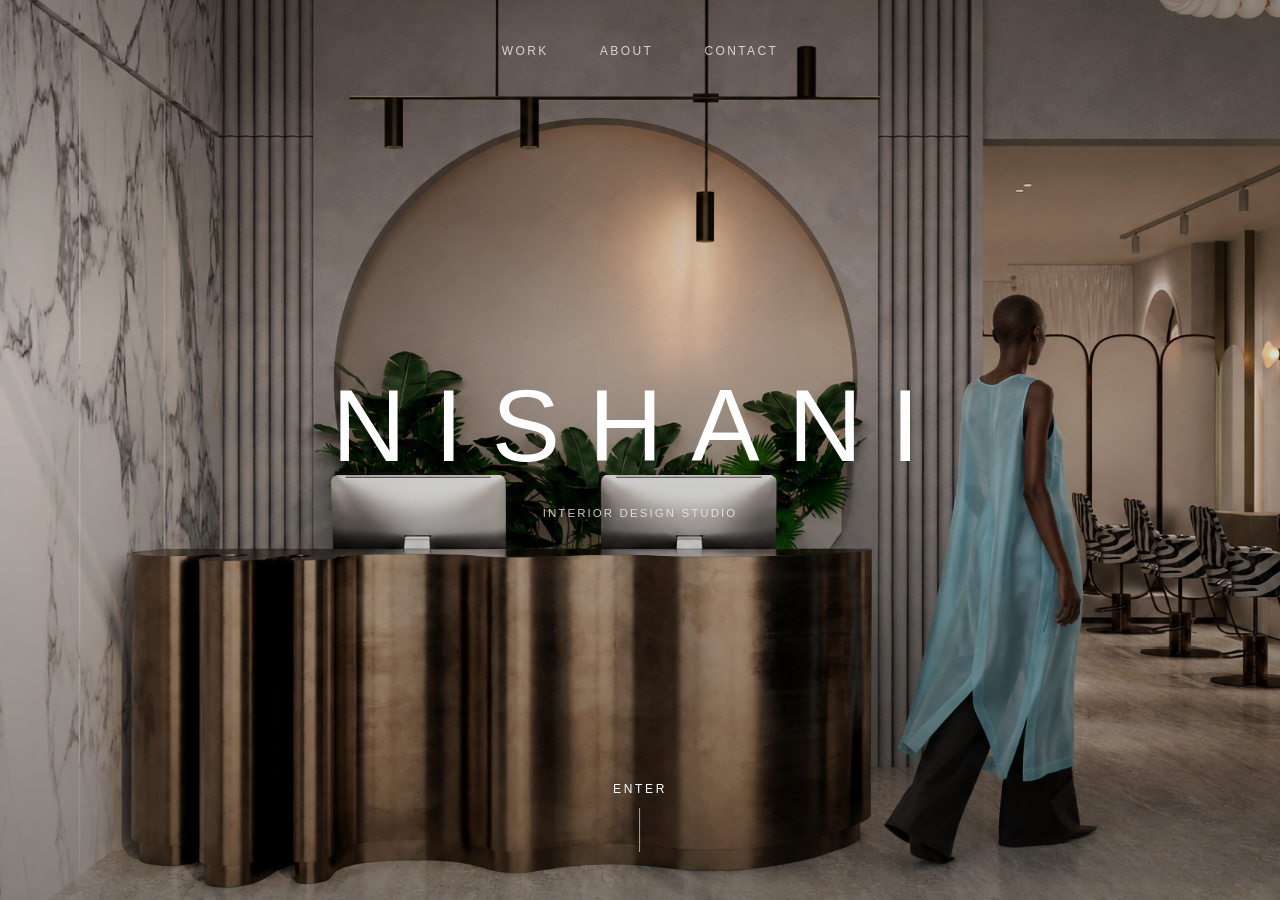
<file: index.html>
<!doctype html>
<html lang="en">
  <head>
    <meta charset="utf-8" />
    <meta name="viewport" content="width=device-width, initial-scale=1" />
    <title>NISHANI - Interior Design Studio</title>
    <link rel="icon" href="favicon.ico" sizes="any" />
    <link rel="icon" type="image/png" sizes="16x16" href="favicon-16x16.png" />
    <link rel="icon" type="image/png" sizes="32x32" href="favicon-32x32.png" />
    <link rel="icon" type="image/png" sizes="48x48" href="favicon-48x48.png" />
    <link rel="apple-touch-icon" sizes="180x180" href="apple-touch-icon.png" />
    <link rel="stylesheet" href="mariam-n-studio.css?v=image-hierarchy-1" />
  </head>
  <body class="landing-page" data-enter-target="nishani-work.html">
    <main>
      <section class="landing" aria-label="Nishani landing page">
        <video class="landing-video motion-video" autoplay muted loop playsinline preload="metadata" poster="nishani-salon-reception-hero.jpg" hidden aria-hidden="true">
          <!-- Add compressed sources here when ready:
          <source src="nishani-homepage-loop.webm" type="video/webm" />
          <source src="nishani-homepage-loop.mp4" type="video/mp4" />
          -->
        </video>
        <img class="landing-image" src="nishani-salon-reception-hero.jpg" alt="Salon reception interior with sculptural desk, arch, and figure by NISHANI" />
        <div class="landing-shade"></div>
        <header class="landing-header">
          <nav class="landing-nav" aria-label="Primary">
            <a href="nishani-work.html">Work</a>
            <a href="nishani-about.html">About</a>
            <a href="mariam-n-contact.html">Contact</a>
          </nav>
        </header>
        <a class="landing-center" href="nishani-work.html" data-reveal aria-label="Enter Nishani portfolio">
          <h1>NISHANI</h1>
          <p>Interior Design Studio</p>
        </a>
        <a class="enter-link" href="nishani-work.html" aria-label="Enter portfolio">
          Enter
          <span></span>
        </a>
      </section>
    </main>
    <script src="mariam-n-studio.js?v=motion-1"></script>
  </body>
</html>
</file>
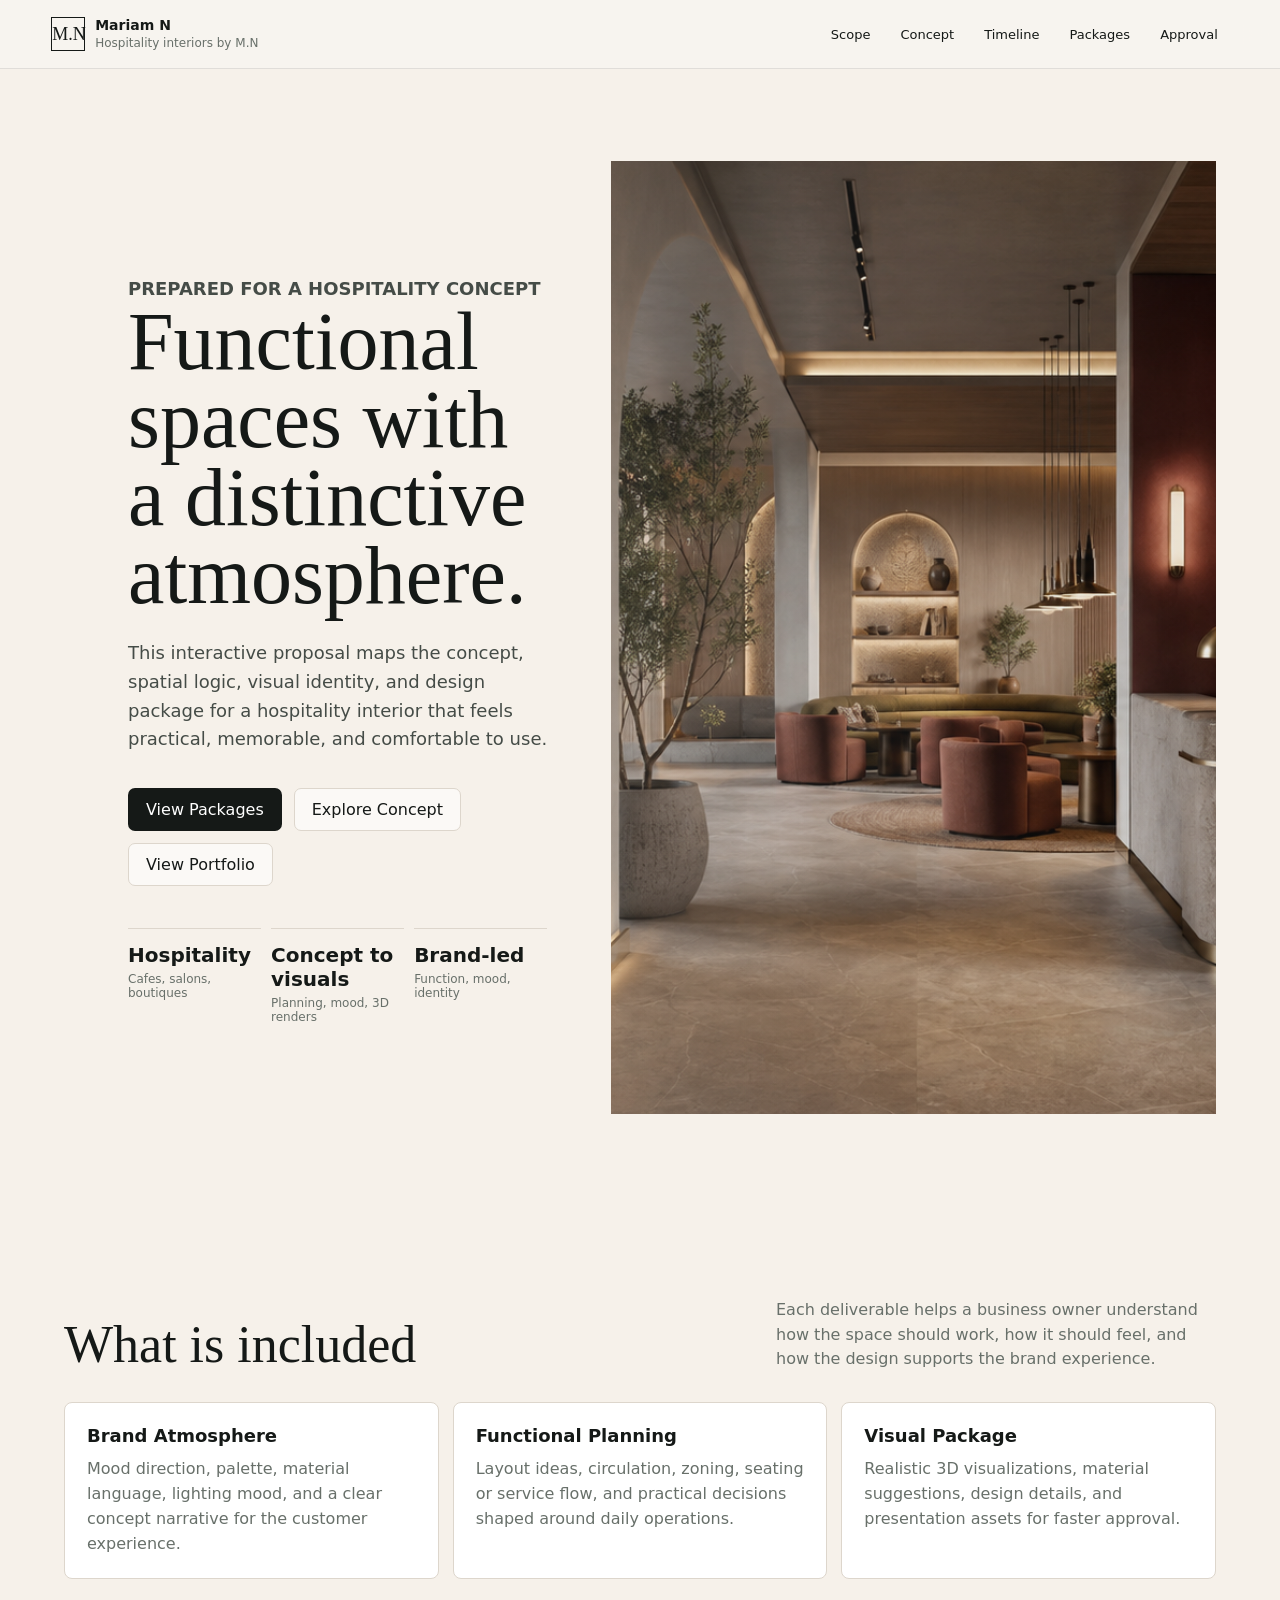
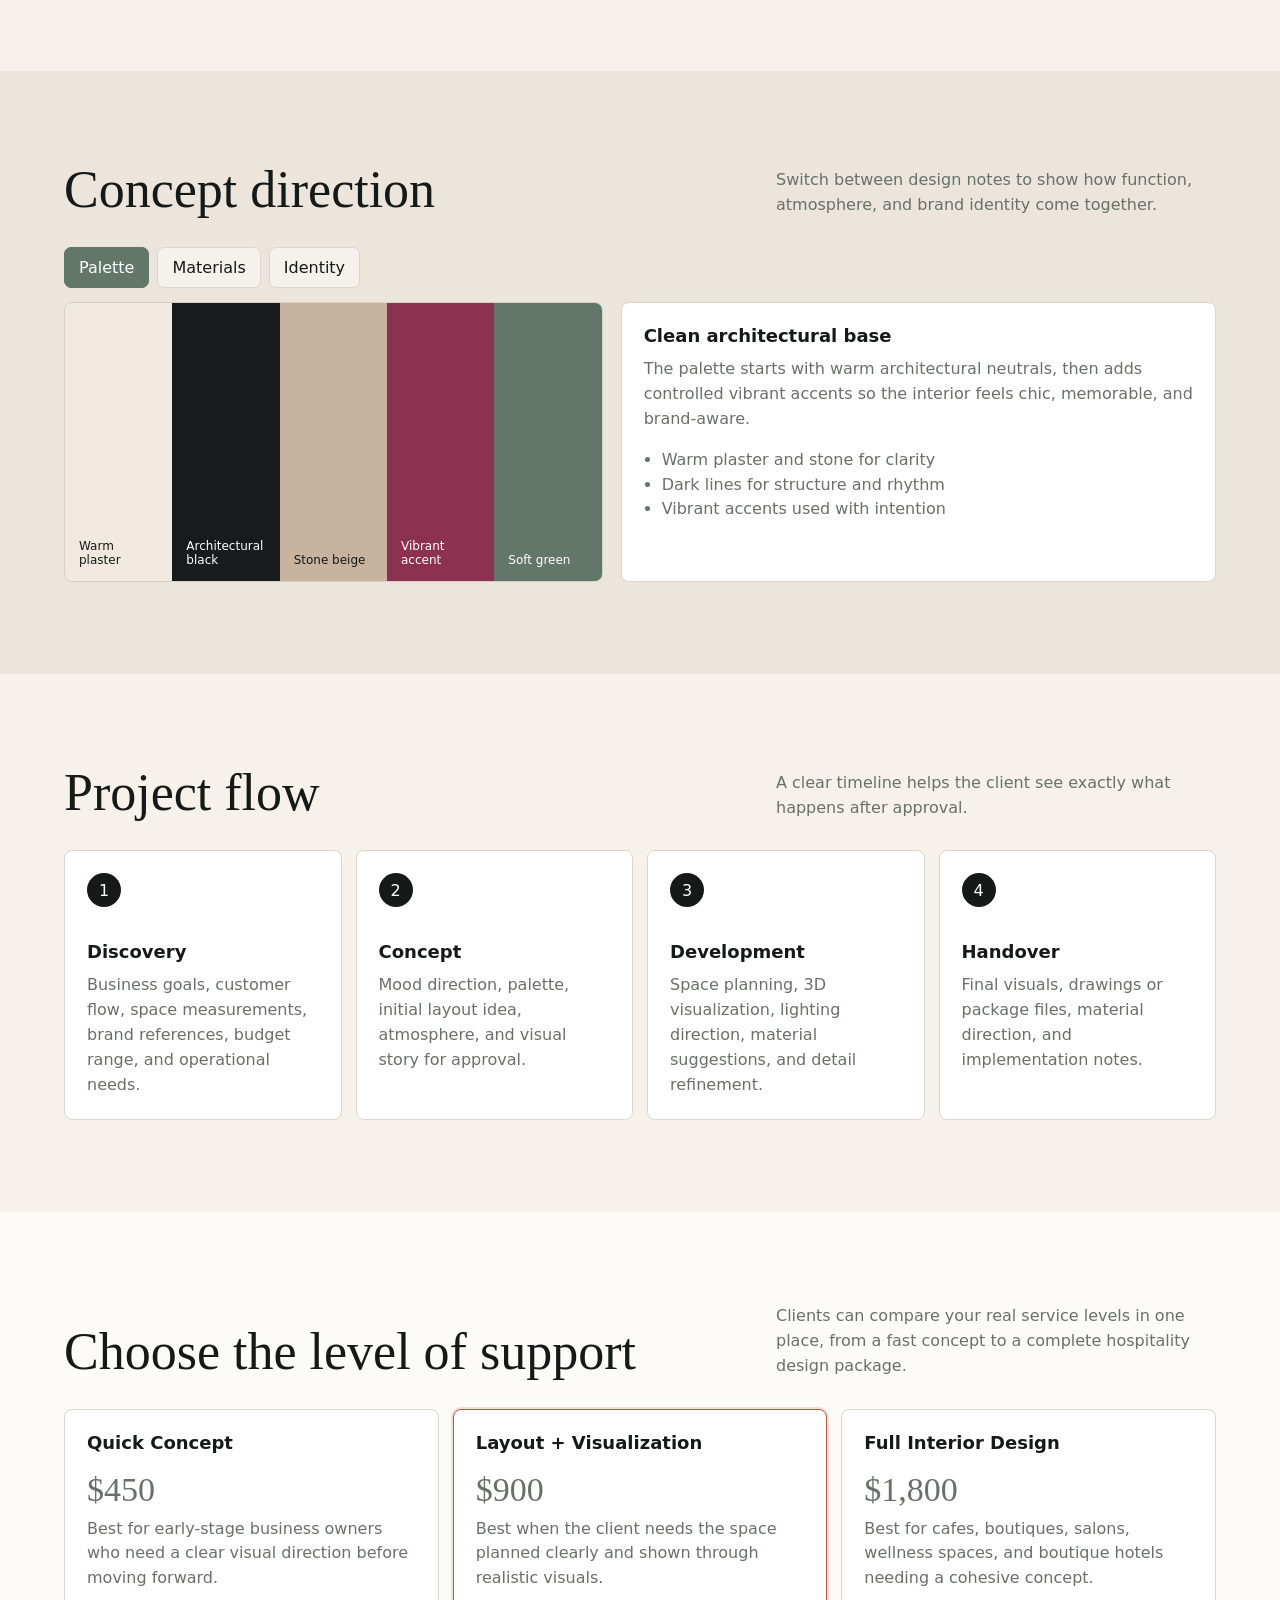
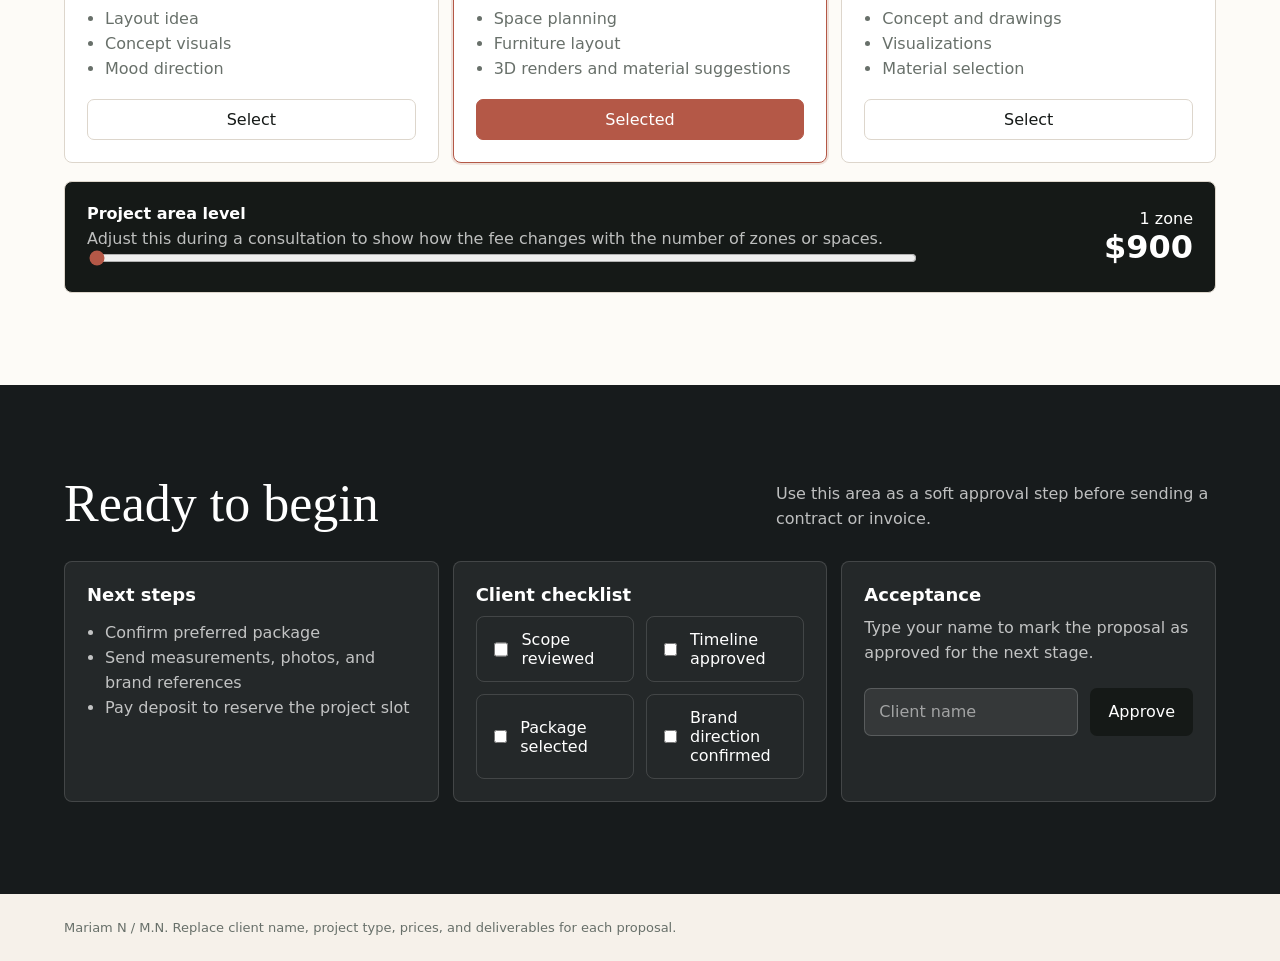
<file: interior-design-interactive-proposal.html>
<!doctype html>
<html lang="en">
  <head>
    <meta charset="utf-8" />
    <meta name="viewport" content="width=device-width, initial-scale=1" />
    <title>Mariam N Hospitality Design Proposal</title>
    <style>
      :root {
        --ink: #151917;
        --muted: #68706a;
        --paper: #f6f1ea;
        --panel: #ffffff;
        --line: #ddd6cc;
        --sage: #62766a;
        --terracotta: #b45847;
        --charcoal: #171b1c;
        --gold: #b8894a;
        --berry: #8d3150;
      }

      * {
        box-sizing: border-box;
      }

      body {
        margin: 0;
        font-family: Inter, ui-sans-serif, system-ui, -apple-system, BlinkMacSystemFont, "Segoe UI", sans-serif;
        color: var(--ink);
        background: var(--paper);
      }

      button,
      input {
        font: inherit;
      }

      .topbar {
        position: sticky;
        top: 0;
        z-index: 10;
        display: flex;
        align-items: center;
        justify-content: space-between;
        gap: 18px;
        padding: 14px clamp(18px, 4vw, 54px);
        border-bottom: 1px solid rgba(21, 25, 23, 0.1);
        background: rgba(247, 244, 239, 0.88);
        backdrop-filter: blur(18px);
      }

      .brand {
        display: flex;
        align-items: center;
        gap: 10px;
        min-width: 0;
      }

      .mark {
        display: grid;
        width: 34px;
        height: 34px;
        place-items: center;
        border: 1px solid var(--ink);
        color: var(--ink);
        font-family: Georgia, serif;
        font-size: 18px;
      }

      .brand strong {
        display: block;
        font-size: 14px;
        line-height: 1;
      }

      .brand span {
        display: block;
        margin-top: 4px;
        color: var(--muted);
        font-size: 12px;
      }

      .nav {
        display: flex;
        gap: 8px;
        flex-wrap: wrap;
        justify-content: flex-end;
      }

      .nav a,
      .cta,
      .ghost,
      .tab,
      .option {
        min-height: 40px;
        border: 1px solid transparent;
        border-radius: 7px;
        cursor: pointer;
      }

      .nav a {
        display: inline-flex;
        align-items: center;
        color: var(--ink);
        padding: 8px 10px;
        text-decoration: none;
        font-size: 13px;
      }

      .nav a:hover {
        border-color: var(--line);
        background: rgba(255, 255, 255, 0.72);
      }

      .hero {
        min-height: calc(100vh - 63px);
        display: grid;
        grid-template-columns: minmax(0, 0.95fr) minmax(360px, 1.05fr);
        align-items: stretch;
      }

      .hero-copy {
        display: flex;
        flex-direction: column;
        justify-content: center;
        padding: clamp(42px, 7vw, 92px) clamp(22px, 5vw, 72px);
      }

      .eyebrow {
        margin: 0 0 18px;
        color: var(--terracotta);
        font-size: 13px;
        font-weight: 700;
        letter-spacing: 0;
        text-transform: uppercase;
      }

      h1 {
        max-width: 760px;
        margin: 0;
        font-family: Georgia, "Times New Roman", serif;
        font-size: clamp(42px, 7vw, 82px);
        line-height: 0.95;
        font-weight: 500;
      }

      .hero-copy > p {
        max-width: 620px;
        margin: 24px 0 0;
        color: #454c47;
        font-size: 18px;
        line-height: 1.6;
      }

      .actions {
        display: flex;
        flex-wrap: wrap;
        gap: 12px;
        margin-top: 34px;
      }

      .cta,
      .ghost {
        display: inline-flex;
        align-items: center;
        justify-content: center;
        gap: 9px;
        padding: 11px 17px;
        text-decoration: none;
      }

      .cta {
        background: var(--ink);
        color: white;
      }

      .ghost {
        border-color: var(--line);
        background: rgba(255, 255, 255, 0.58);
        color: var(--ink);
      }

      .proposal-meta {
        display: grid;
        grid-template-columns: repeat(3, minmax(0, 1fr));
        gap: 10px;
        max-width: 660px;
        margin-top: 42px;
      }

      .metric {
        border-top: 1px solid var(--line);
        padding-top: 14px;
      }

      .metric strong {
        display: block;
        font-size: 20px;
      }

      .metric span {
        display: block;
        margin-top: 5px;
        color: var(--muted);
        font-size: 12px;
      }

      .hero-image {
        position: relative;
        min-height: 520px;
        background: var(--charcoal);
        overflow: hidden;
      }

      .hero-image img {
        width: 100%;
        height: 100%;
        display: block;
        object-fit: cover;
      }

      .hero-image::after {
        content: "";
        position: absolute;
        inset: 0;
        background: linear-gradient(90deg, rgba(247, 244, 239, 0.12), rgba(21, 25, 23, 0.08));
        pointer-events: none;
      }

      main {
        overflow: hidden;
      }

      section {
        padding: clamp(54px, 8vw, 92px) clamp(20px, 5vw, 68px);
      }

      .section-inner {
        max-width: 1180px;
        margin: 0 auto;
      }

      .section-head {
        display: flex;
        align-items: end;
        justify-content: space-between;
        gap: 22px;
        margin-bottom: 30px;
      }

      h2 {
        margin: 0;
        font-family: Georgia, "Times New Roman", serif;
        font-size: clamp(31px, 4.5vw, 52px);
        line-height: 1.04;
        font-weight: 500;
      }

      .section-head p {
        max-width: 440px;
        margin: 0;
        color: var(--muted);
        line-height: 1.55;
      }

      .grid {
        display: grid;
        grid-template-columns: repeat(3, minmax(0, 1fr));
        gap: 14px;
      }

      .card {
        border: 1px solid var(--line);
        border-radius: 8px;
        background: var(--panel);
        padding: 22px;
      }

      .card h3 {
        margin: 0 0 11px;
        font-size: 18px;
      }

      .card p,
      .card li {
        color: var(--muted);
        line-height: 1.55;
      }

      .card p {
        margin: 0;
      }

      .card ul {
        margin: 16px 0 0;
        padding-left: 18px;
      }

      .concept {
        background: #ebe5db;
      }

      .tabs {
        display: flex;
        flex-wrap: wrap;
        gap: 8px;
        margin-bottom: 14px;
      }

      .tab {
        padding: 10px 14px;
        border-color: var(--line);
        background: rgba(255, 255, 255, 0.5);
        color: var(--ink);
      }

      .tab.active {
        border-color: var(--sage);
        background: var(--sage);
        color: white;
      }

      .concept-panel {
        display: grid;
        grid-template-columns: minmax(0, 0.95fr) minmax(300px, 1.05fr);
        gap: 18px;
        align-items: stretch;
      }

      .palette {
        display: grid;
        grid-template-columns: repeat(5, 1fr);
        min-height: 280px;
        border: 1px solid rgba(21, 25, 23, 0.1);
        border-radius: 8px;
        overflow: hidden;
      }

      .swatch {
        display: flex;
        align-items: end;
        min-width: 0;
        padding: 14px;
        color: white;
        font-size: 12px;
      }

      .swatch.light {
        color: var(--ink);
      }

      .timeline {
        counter-reset: step;
        display: grid;
        grid-template-columns: repeat(4, minmax(0, 1fr));
        gap: 14px;
      }

      .step {
        position: relative;
        min-height: 190px;
      }

      .step::before {
        counter-increment: step;
        content: counter(step);
        display: grid;
        width: 34px;
        height: 34px;
        margin-bottom: 34px;
        place-items: center;
        border-radius: 50%;
        background: var(--ink);
        color: white;
      }

      .packages {
        background: #fdfbf7;
      }

      .package-grid {
        display: grid;
        grid-template-columns: repeat(3, minmax(0, 1fr));
        gap: 14px;
      }

      .package {
        position: relative;
      }

      .package.selected {
        border-color: var(--terracotta);
        box-shadow: 0 0 0 2px rgba(170, 102, 81, 0.18);
      }

      .price {
        margin: 18px 0;
        font-family: Georgia, "Times New Roman", serif;
        font-size: 34px;
      }

      .option {
        width: 100%;
        margin-top: 18px;
        padding: 10px 12px;
        border-color: var(--line);
        background: white;
        color: var(--ink);
      }

      .package.selected .option {
        background: var(--terracotta);
        color: white;
        border-color: var(--terracotta);
      }

      .estimate {
        display: grid;
        grid-template-columns: minmax(0, 1fr) 260px;
        gap: 18px;
        align-items: center;
        margin-top: 18px;
        border: 1px solid var(--line);
        border-radius: 8px;
        background: var(--ink);
        color: white;
        padding: 22px;
      }

      .estimate p {
        margin: 6px 0 0;
        color: rgba(255, 255, 255, 0.72);
      }

      .estimate-output {
        text-align: right;
      }

      .estimate-output strong {
        display: block;
        font-size: 32px;
      }

      .range {
        width: 100%;
        accent-color: var(--terracotta);
      }

      .approval {
        background: var(--charcoal);
        color: white;
      }

      .approval .section-head p,
      .approval .card p,
      .approval .card li {
        color: rgba(255, 255, 255, 0.72);
      }

      .approval .card {
        border-color: rgba(255, 255, 255, 0.14);
        background: rgba(255, 255, 255, 0.06);
      }

      .checklist {
        display: grid;
        grid-template-columns: repeat(2, minmax(0, 1fr));
        gap: 12px;
      }

      .check {
        display: flex;
        align-items: center;
        gap: 10px;
        border: 1px solid rgba(255, 255, 255, 0.14);
        border-radius: 8px;
        padding: 13px;
      }

      .check input {
        width: 19px;
        height: 19px;
        accent-color: var(--gold);
      }

      .signature {
        display: grid;
        grid-template-columns: minmax(0, 1fr) auto;
        gap: 12px;
        margin-top: 22px;
      }

      .signature input {
        min-height: 48px;
        border: 1px solid rgba(255, 255, 255, 0.18);
        border-radius: 7px;
        background: rgba(255, 255, 255, 0.08);
        color: white;
        padding: 0 14px;
      }

      .signature input::placeholder {
        color: rgba(255, 255, 255, 0.54);
      }

      footer {
        padding: 26px clamp(20px, 5vw, 68px);
        color: var(--muted);
        font-size: 13px;
      }

      @media (max-width: 900px) {
        .topbar {
          align-items: flex-start;
          flex-direction: column;
        }

        .nav {
          justify-content: flex-start;
        }

        .hero,
        .concept-panel,
        .estimate {
          grid-template-columns: 1fr;
        }

        .hero-image {
          min-height: 390px;
          order: -1;
        }

        .section-head {
          align-items: flex-start;
          flex-direction: column;
        }

        .grid,
        .timeline,
        .package-grid {
          grid-template-columns: 1fr;
        }

        .estimate-output {
          text-align: left;
        }
      }

      @media (max-width: 620px) {
        .proposal-meta,
        .checklist,
        .signature {
          grid-template-columns: 1fr;
        }

        .palette {
          grid-template-columns: 1fr;
        }

        .swatch {
          min-height: 64px;
        }
      }
    </style>
  </head>
  <body>
    <header class="topbar">
      <div class="brand">
        <div class="mark">M.N</div>
        <div>
          <strong>Mariam N</strong>
          <span>Hospitality interiors by M.N</span>
        </div>
      </div>
      <nav class="nav" aria-label="Proposal sections">
        <a href="#scope">Scope</a>
        <a href="#concept">Concept</a>
        <a href="#timeline">Timeline</a>
        <a href="#packages">Packages</a>
        <a href="#approval">Approval</a>
      </nav>
    </header>

    <main>
      <section class="hero">
        <div class="hero-copy">
          <p class="eyebrow">Prepared for a hospitality concept</p>
          <h1>Functional spaces with a distinctive atmosphere.</h1>
          <p>
            This interactive proposal maps the concept, spatial logic, visual identity, and design package for a hospitality interior that feels practical, memorable, and comfortable to use.
          </p>
          <div class="actions">
            <a class="cta" href="#packages">View Packages</a>
            <a class="ghost" href="#concept">Explore Concept</a>
            <a class="ghost" href="https://www.behance.net/mariamnishni" target="_blank" rel="noreferrer">View Portfolio</a>
          </div>
          <div class="proposal-meta" aria-label="Proposal summary">
            <div class="metric">
              <strong>Hospitality</strong>
              <span>Cafes, salons, boutiques</span>
            </div>
            <div class="metric">
              <strong>Concept to visuals</strong>
              <span>Planning, mood, 3D renders</span>
            </div>
            <div class="metric">
              <strong>Brand-led</strong>
              <span>Function, mood, identity</span>
            </div>
          </div>
        </div>
        <div class="hero-image">
          <img src="mariam-n-hospitality-hero.png" alt="Chic architectural hospitality interior concept" />
        </div>
      </section>

      <section id="scope">
        <div class="section-inner">
          <div class="section-head">
            <h2>What is included</h2>
            <p>Each deliverable helps a business owner understand how the space should work, how it should feel, and how the design supports the brand experience.</p>
          </div>
          <div class="grid">
            <article class="card">
              <h3>Brand Atmosphere</h3>
              <p>Mood direction, palette, material language, lighting mood, and a clear concept narrative for the customer experience.</p>
            </article>
            <article class="card">
              <h3>Functional Planning</h3>
              <p>Layout ideas, circulation, zoning, seating or service flow, and practical decisions shaped around daily operations.</p>
            </article>
            <article class="card">
              <h3>Visual Package</h3>
              <p>Realistic 3D visualizations, material suggestions, design details, and presentation assets for faster approval.</p>
            </article>
          </div>
        </div>
      </section>

      <section class="concept" id="concept">
        <div class="section-inner">
          <div class="section-head">
            <h2>Concept direction</h2>
            <p>Switch between design notes to show how function, atmosphere, and brand identity come together.</p>
          </div>
          <div class="tabs" role="tablist" aria-label="Concept tabs">
            <button class="tab active" type="button" data-tab="palette">Palette</button>
            <button class="tab" type="button" data-tab="materials">Materials</button>
            <button class="tab" type="button" data-tab="identity">Identity</button>
          </div>
          <div class="concept-panel">
            <div class="palette" aria-label="Color palette">
              <div class="swatch light" style="background:#f1e9df">Warm plaster</div>
              <div class="swatch" style="background:#171b1c">Architectural black</div>
              <div class="swatch light" style="background:#c8b49e">Stone beige</div>
              <div class="swatch" style="background:#8d3150">Vibrant accent</div>
              <div class="swatch" style="background:#62766a">Soft green</div>
            </div>
            <article class="card" id="conceptText">
              <h3>Clean architectural base</h3>
              <p>The palette starts with warm architectural neutrals, then adds controlled vibrant accents so the interior feels chic, memorable, and brand-aware.</p>
              <ul>
                <li>Warm plaster and stone for clarity</li>
                <li>Dark lines for structure and rhythm</li>
                <li>Vibrant accents used with intention</li>
              </ul>
            </article>
          </div>
        </div>
      </section>

      <section id="timeline">
        <div class="section-inner">
          <div class="section-head">
            <h2>Project flow</h2>
            <p>A clear timeline helps the client see exactly what happens after approval.</p>
          </div>
          <div class="timeline">
            <article class="card step">
              <h3>Discovery</h3>
              <p>Business goals, customer flow, space measurements, brand references, budget range, and operational needs.</p>
            </article>
            <article class="card step">
              <h3>Concept</h3>
              <p>Mood direction, palette, initial layout idea, atmosphere, and visual story for approval.</p>
            </article>
            <article class="card step">
              <h3>Development</h3>
              <p>Space planning, 3D visualization, lighting direction, material suggestions, and detail refinement.</p>
            </article>
            <article class="card step">
              <h3>Handover</h3>
              <p>Final visuals, drawings or package files, material direction, and implementation notes.</p>
            </article>
          </div>
        </div>
      </section>

      <section class="packages" id="packages">
        <div class="section-inner">
          <div class="section-head">
            <h2>Choose the level of support</h2>
            <p>Clients can compare your real service levels in one place, from a fast concept to a complete hospitality design package.</p>
          </div>
          <div class="package-grid">
            <article class="card package" data-price="450">
              <h3>Quick Concept</h3>
              <p class="price">$450</p>
              <p>Best for early-stage business owners who need a clear visual direction before moving forward.</p>
              <ul>
                <li>Layout idea</li>
                <li>Concept visuals</li>
                <li>Mood direction</li>
              </ul>
              <button class="option" type="button">Select</button>
            </article>
            <article class="card package selected" data-price="900">
              <h3>Layout + Visualization</h3>
              <p class="price">$900</p>
              <p>Best when the client needs the space planned clearly and shown through realistic visuals.</p>
              <ul>
                <li>Space planning</li>
                <li>Furniture layout</li>
                <li>3D renders and material suggestions</li>
              </ul>
              <button class="option" type="button">Selected</button>
            </article>
            <article class="card package" data-price="1800">
              <h3>Full Interior Design</h3>
              <p class="price">$1,800</p>
              <p>Best for cafes, boutiques, salons, wellness spaces, and boutique hotels needing a cohesive concept.</p>
              <ul>
                <li>Concept and drawings</li>
                <li>Visualizations</li>
                <li>Material selection</li>
              </ul>
              <button class="option" type="button">Select</button>
            </article>
          </div>
          <div class="estimate">
            <div>
              <strong>Project area level</strong>
              <p>Adjust this during a consultation to show how the fee changes with the number of zones or spaces.</p>
              <input class="range" id="roomRange" type="range" min="1" max="5" value="1" />
            </div>
            <div class="estimate-output">
              <span id="roomLabel">1 zone</span>
              <strong id="estimateTotal">$900</strong>
            </div>
          </div>
        </div>
      </section>

      <section class="approval" id="approval">
        <div class="section-inner">
          <div class="section-head">
            <h2>Ready to begin</h2>
            <p>Use this area as a soft approval step before sending a contract or invoice.</p>
          </div>
          <div class="grid">
            <article class="card">
              <h3>Next steps</h3>
              <ul>
                <li>Confirm preferred package</li>
                <li>Send measurements, photos, and brand references</li>
                <li>Pay deposit to reserve the project slot</li>
              </ul>
            </article>
            <article class="card">
              <h3>Client checklist</h3>
              <div class="checklist">
                <label class="check"><input type="checkbox" /> Scope reviewed</label>
                <label class="check"><input type="checkbox" /> Timeline approved</label>
                <label class="check"><input type="checkbox" /> Package selected</label>
                <label class="check"><input type="checkbox" /> Brand direction confirmed</label>
              </div>
            </article>
            <article class="card">
              <h3>Acceptance</h3>
              <p>Type your name to mark the proposal as approved for the next stage.</p>
              <div class="signature">
                <input id="signatureInput" type="text" placeholder="Client name" />
                <button class="cta" id="approveButton" type="button">Approve</button>
              </div>
              <p id="approvalMessage" aria-live="polite"></p>
            </article>
          </div>
        </div>
      </section>
    </main>

    <footer>
      Mariam N / M.N. Replace client name, project type, prices, and deliverables for each proposal.
    </footer>

    <script>
      const tabCopy = {
        palette: {
          title: "Clean architectural base",
          body: "The palette starts with warm architectural neutrals, then adds controlled vibrant accents so the interior feels chic, memorable, and brand-aware.",
          points: ["Warm plaster and stone for clarity", "Dark lines for structure and rhythm", "Vibrant accents used with intention"]
        },
        materials: {
          title: "Hospitality-ready materials",
          body: "The material direction balances atmosphere with durability, so the space can be photographed beautifully and used comfortably every day.",
          points: ["Stone, microcement, and textured plaster", "Wood, metal, glass, and upholstered details", "Lighting choices that shape mood and movement"]
        },
        identity: {
          title: "Brand identity in space",
          body: "The interior should make the business recognizable without relying only on logos. Form, color, lighting, and details carry the brand feeling.",
          points: ["A memorable first impression", "Functional flow for staff and guests", "Distinctive details that support the concept"]
        }
      };

      const tabs = document.querySelectorAll(".tab");
      const conceptText = document.getElementById("conceptText");

      tabs.forEach((tab) => {
        tab.addEventListener("click", () => {
          tabs.forEach((item) => item.classList.remove("active"));
          tab.classList.add("active");
          const copy = tabCopy[tab.dataset.tab];
          conceptText.innerHTML = `
            <h3>${copy.title}</h3>
            <p>${copy.body}</p>
            <ul>${copy.points.map((point) => `<li>${point}</li>`).join("")}</ul>
          `;
        });
      });

      const packages = document.querySelectorAll(".package");
      const range = document.getElementById("roomRange");
      const total = document.getElementById("estimateTotal");
      const roomLabel = document.getElementById("roomLabel");
      let selectedPrice = 900;

      function formatMoney(value) {
        return new Intl.NumberFormat("en-US", {
          style: "currency",
          currency: "USD",
          maximumFractionDigits: 0
        }).format(value);
      }

      function updateEstimate() {
        const rooms = Number(range.value);
        roomLabel.textContent = rooms === 1 ? "1 zone" : `${rooms} zones`;
        total.textContent = formatMoney(selectedPrice * rooms);
      }

      packages.forEach((packageCard) => {
        packageCard.querySelector(".option").addEventListener("click", () => {
          packages.forEach((item) => {
            item.classList.remove("selected");
            item.querySelector(".option").textContent = "Select";
          });
          packageCard.classList.add("selected");
          packageCard.querySelector(".option").textContent = "Selected";
          selectedPrice = Number(packageCard.dataset.price);
          updateEstimate();
        });
      });

      range.addEventListener("input", updateEstimate);
      updateEstimate();

      document.getElementById("approveButton").addEventListener("click", () => {
        const name = document.getElementById("signatureInput").value.trim();
        const message = document.getElementById("approvalMessage");
        message.textContent = name
          ? `Thank you, ${name}. The next step is deposit invoice and onboarding.`
          : "Please type the client name first.";
      });
    </script>
  </body>
</html>
</file>
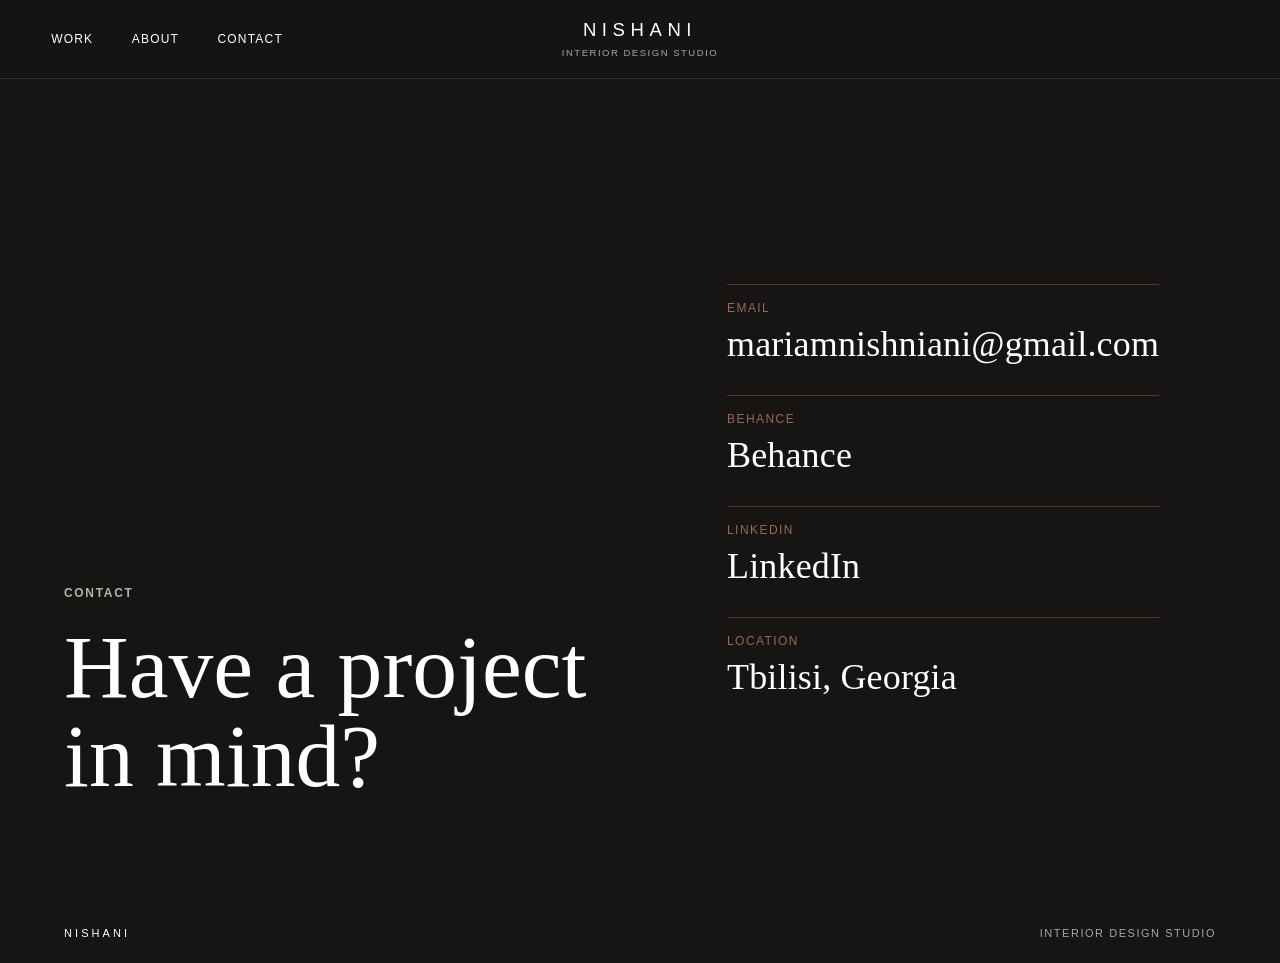
<file: mariam-n-contact.html>
<!doctype html>
<html lang="en">
  <head>
    <meta charset="utf-8" />
    <meta name="viewport" content="width=device-width, initial-scale=1" />
    <title>Contact / NISHANI</title>
    <link rel="icon" href="favicon.ico" sizes="any" />
    <link rel="icon" type="image/png" sizes="16x16" href="favicon-16x16.png" />
    <link rel="icon" type="image/png" sizes="32x32" href="favicon-32x32.png" />
    <link rel="icon" type="image/png" sizes="48x48" href="favicon-48x48.png" />
    <link rel="apple-touch-icon" sizes="180x180" href="apple-touch-icon.png" />
    <link rel="stylesheet" href="mariam-n-studio.css?v=image-hierarchy-1" />
  </head>
  <body class="about-dark">
    <header class="site-header">
      <nav class="nav" aria-label="Primary">
        <a href="nishani-work.html#work">Work</a>
        <a href="nishani-about.html">About</a>
        <a href="mariam-n-contact.html">Contact</a>
      </nav>
      <a class="brand" href="index.html">NISHANI<small>Interior Design Studio</small></a>
      <nav class="nav right" aria-label="Secondary"></nav>
    </header>

    <main>
      <section class="contact-page" data-reveal>
        <div>
          <p class="label">Contact</p>
          <h1>Have a project<br />in mind?</h1>
        </div>
        <div class="contact-details">
          <div class="contact-line">
            <span>Email</span>
            <a href="mailto:mariamnishniani@gmail.com">mariamnishniani@gmail.com</a>
          </div>
          <div class="contact-line">
            <span>Behance</span>
            <a href="https://www.behance.net/mariamnishni" target="_blank" rel="noreferrer">Behance</a>
          </div>
          <div class="contact-line">
            <span>LinkedIn</span>
            <a href="https://www.linkedin.com/in/mariam-nishnianidze-673200267/" target="_blank" rel="noreferrer">LinkedIn</a>
          </div>
          <div class="contact-line">
            <span>Location</span>
            <strong>Tbilisi, Georgia</strong>
          </div>
        </div>
      </section>
    </main>

    <footer>
      <span>NISHANI</span>
      <span>Interior Design Studio</span>
    </footer>
    <script src="mariam-n-studio.js?v=motion-1"></script>
  </body>
</html>
</file>
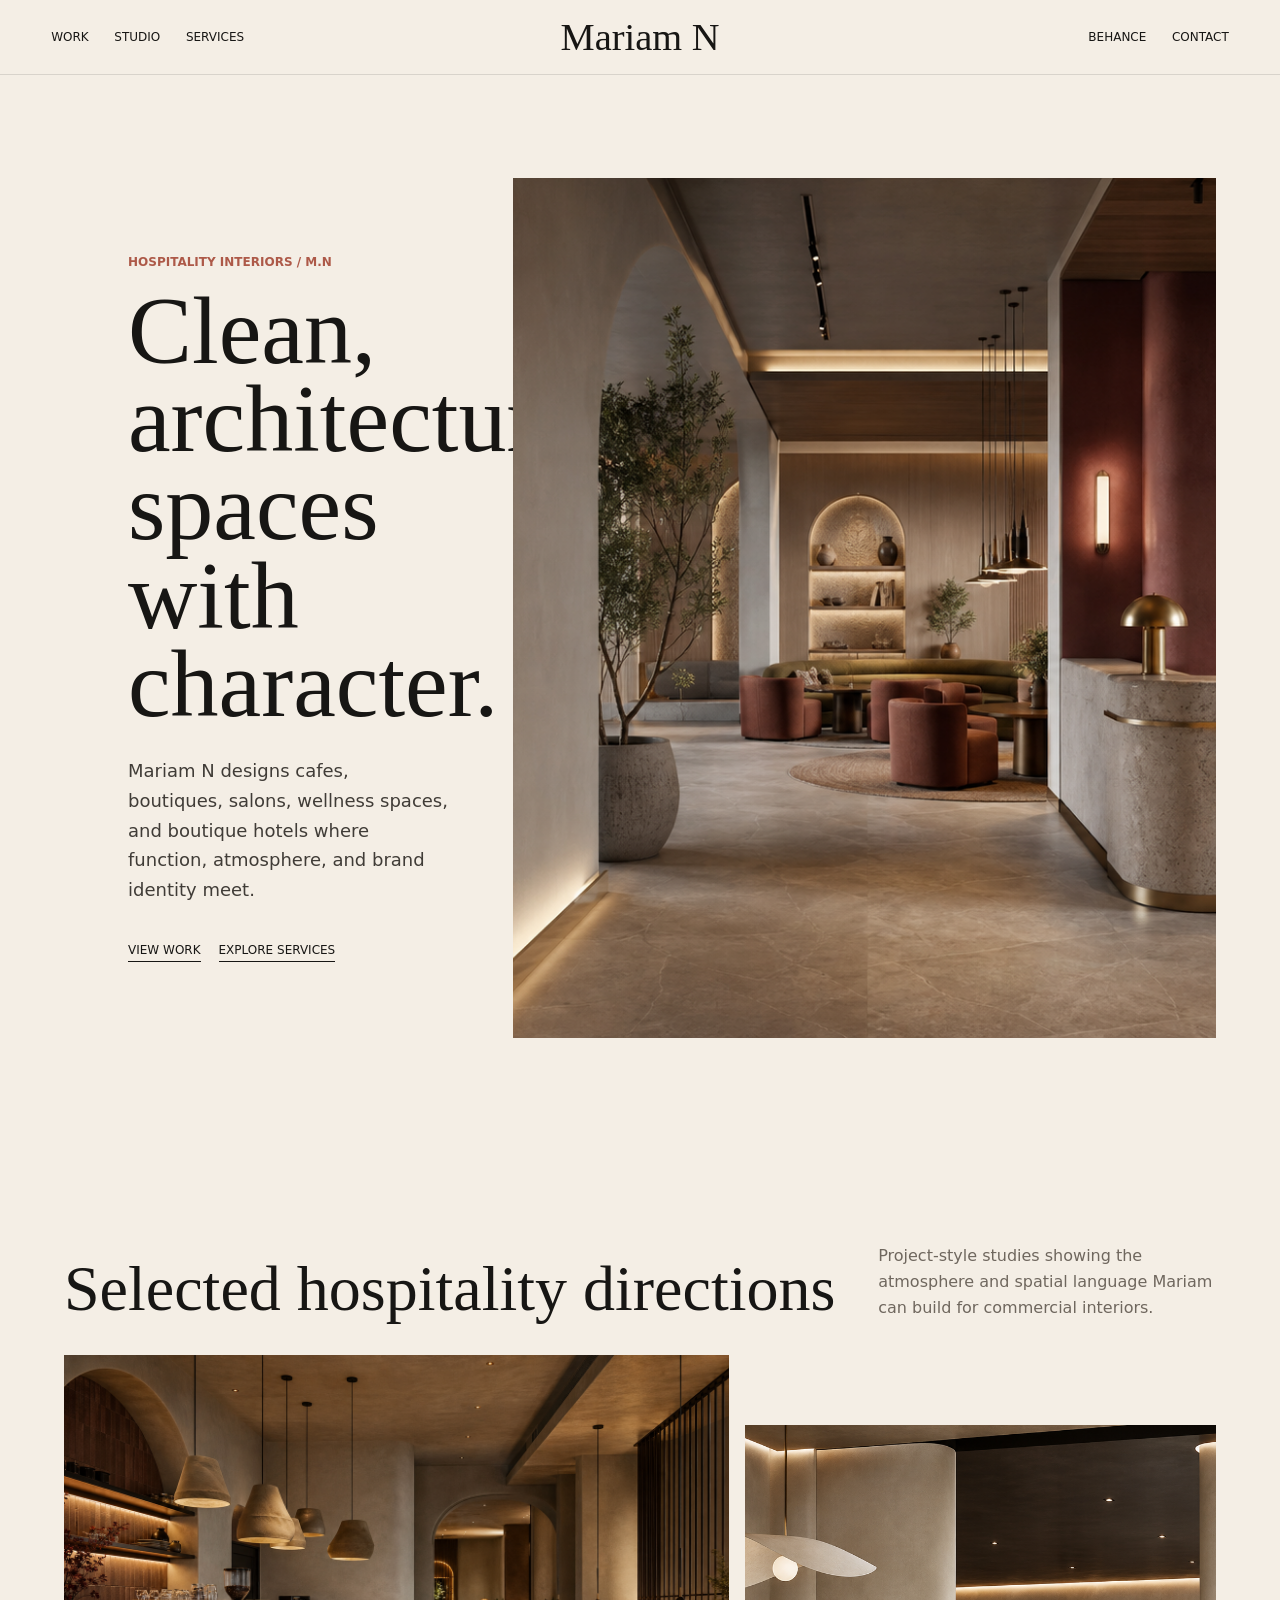
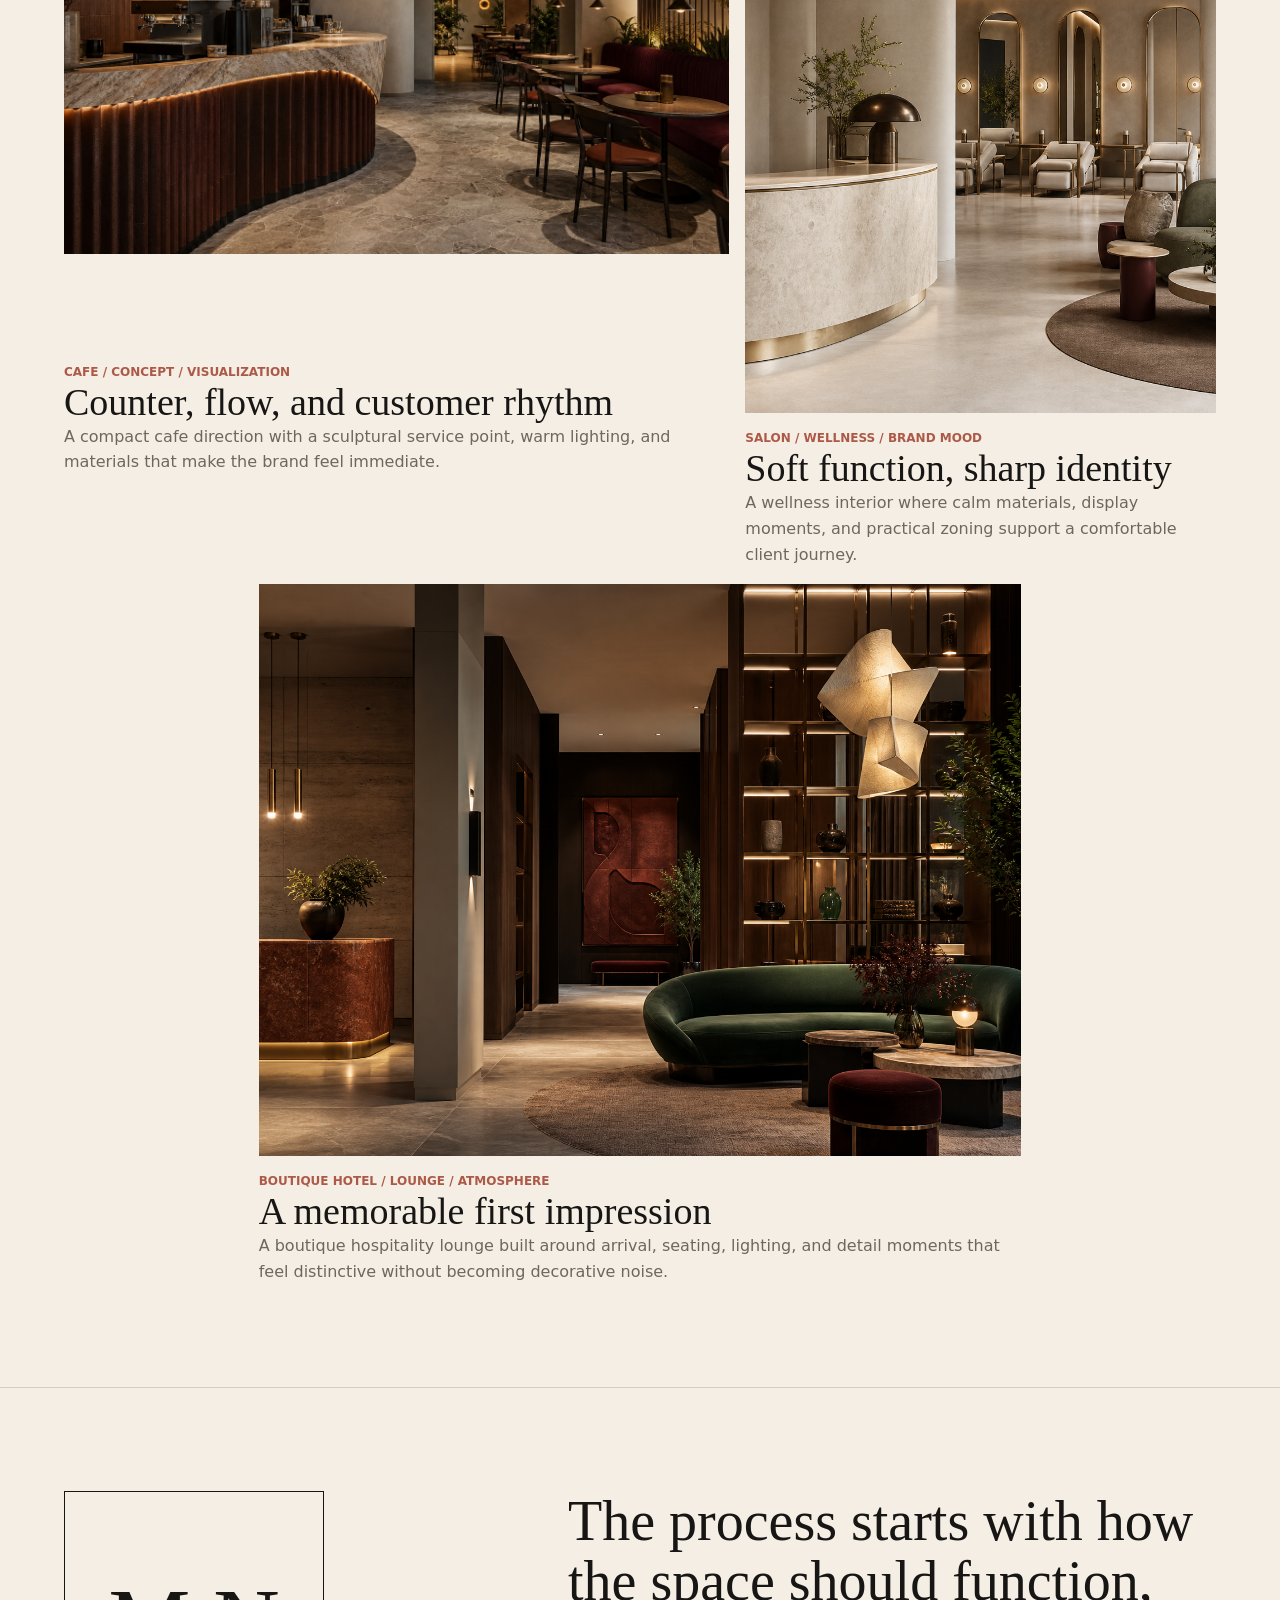
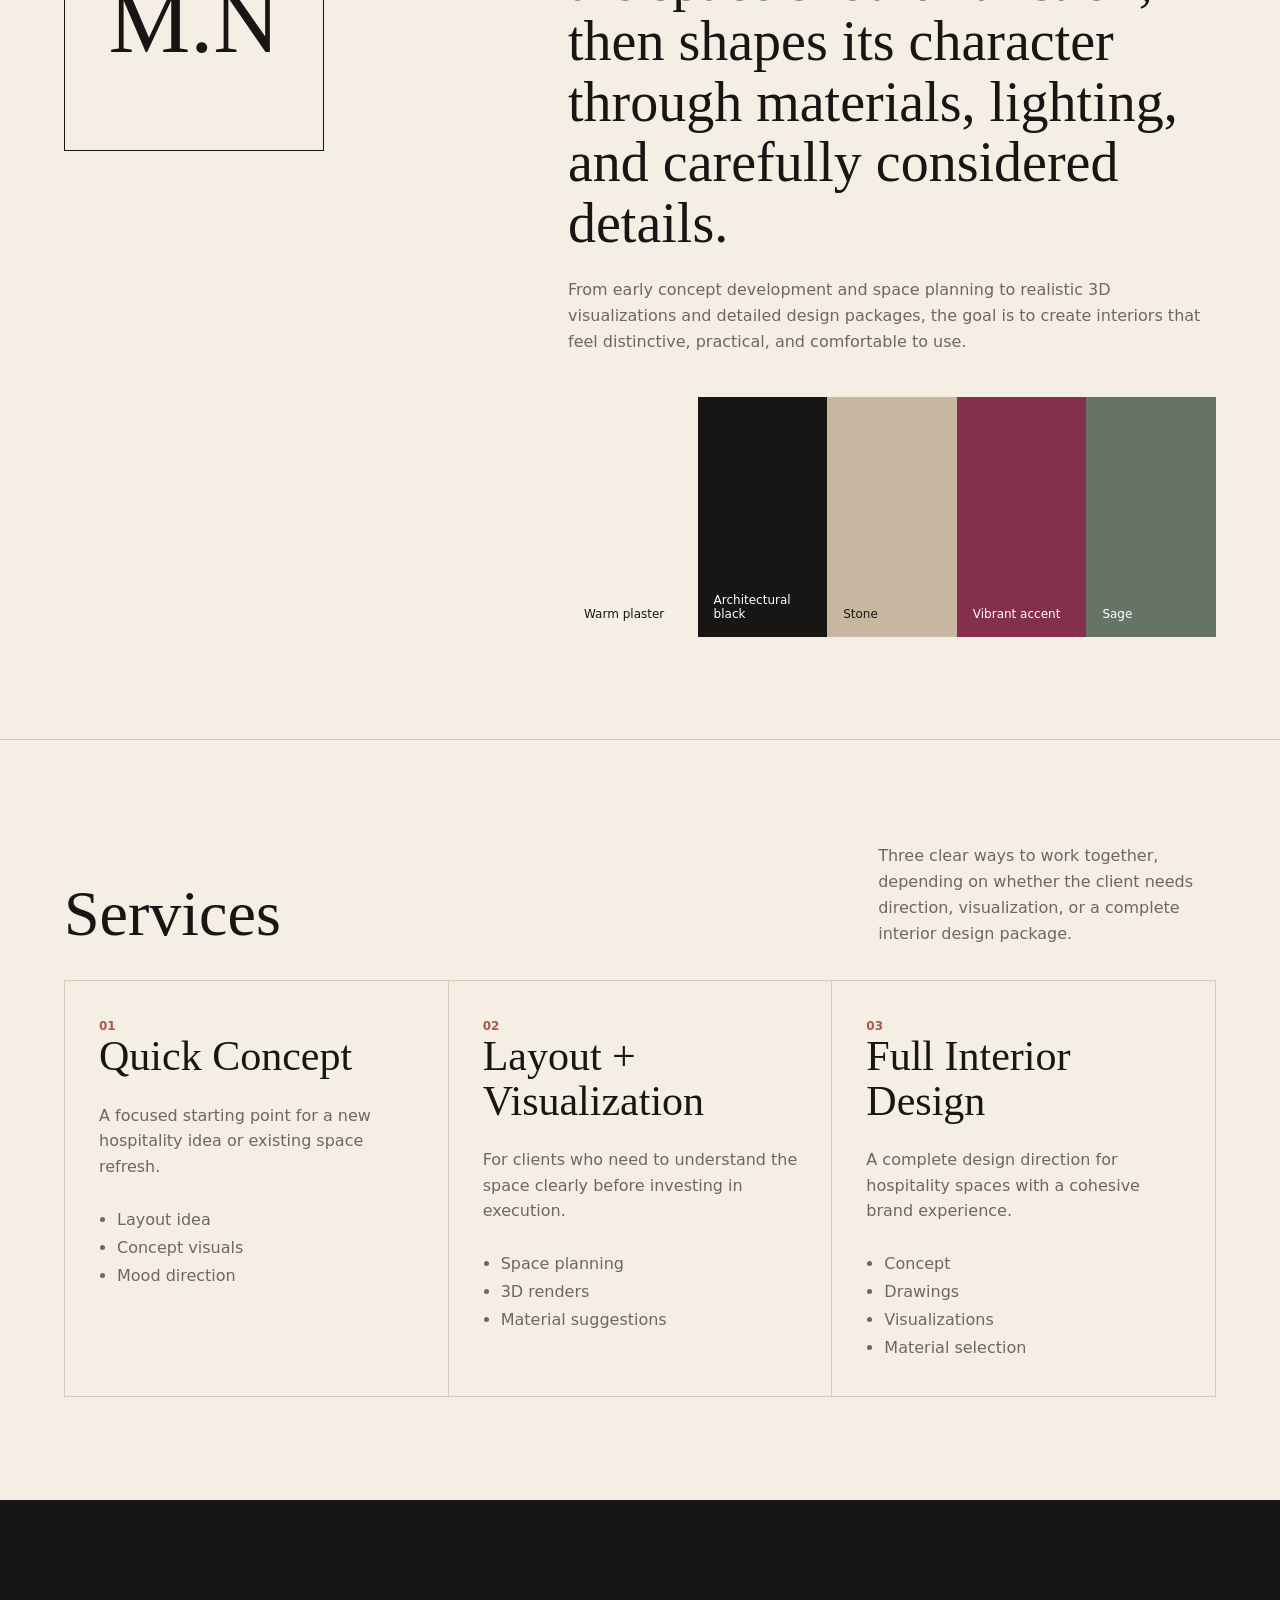
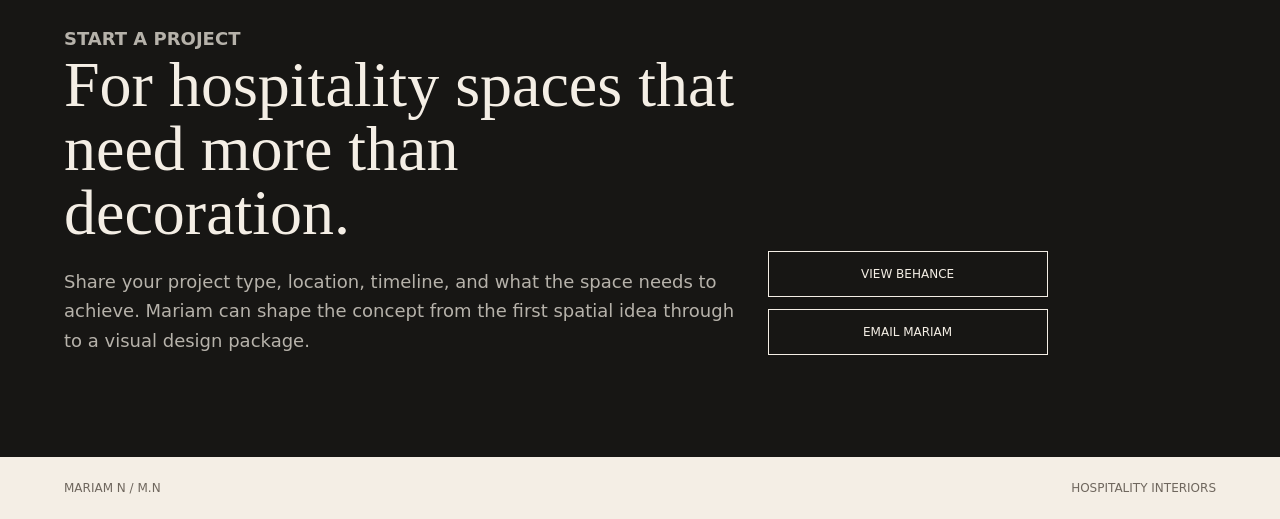
<file: mariam-n-editorial-studio.html>
<!doctype html>
<html lang="en">
  <head>
    <meta charset="utf-8" />
    <meta name="viewport" content="width=device-width, initial-scale=1" />
    <title>Mariam N Studio</title>
    <style>
      :root {
        --paper: #f4eee5;
        --ink: #171614;
        --muted: #6f675e;
        --line: #d7cdbf;
        --clay: #ad5948;
        --berry: #842f4e;
        --sage: #667468;
      }

      * {
        box-sizing: border-box;
      }

      html {
        scroll-behavior: smooth;
      }

      body {
        margin: 0;
        background: var(--paper);
        color: var(--ink);
        font-family: Inter, ui-sans-serif, system-ui, -apple-system, BlinkMacSystemFont, "Segoe UI", sans-serif;
      }

      img {
        display: block;
        width: 100%;
        height: 100%;
        object-fit: cover;
      }

      a {
        color: inherit;
        text-decoration: none;
      }

      .site-header {
        position: sticky;
        top: 0;
        z-index: 10;
        display: grid;
        grid-template-columns: 1fr auto 1fr;
        align-items: center;
        padding: 18px clamp(18px, 4vw, 52px);
        border-bottom: 1px solid rgba(23, 22, 20, 0.12);
        background: rgba(244, 238, 229, 0.9);
        backdrop-filter: blur(16px);
      }

      .brand {
        justify-self: center;
        font-family: Georgia, "Times New Roman", serif;
        font-size: clamp(26px, 3vw, 42px);
        letter-spacing: 0;
        line-height: 1;
      }

      .nav-left,
      .nav-right {
        display: flex;
        gap: clamp(12px, 2vw, 28px);
        align-items: center;
        font-size: 12px;
        text-transform: uppercase;
      }

      .nav-right {
        justify-content: flex-end;
      }

      .hero {
        min-height: calc(100vh - 76px);
        display: grid;
        grid-template-columns: minmax(0, 0.78fr) minmax(380px, 1.22fr);
      }

      .hero-copy {
        display: flex;
        flex-direction: column;
        justify-content: center;
        padding: clamp(34px, 6vw, 82px) clamp(22px, 5vw, 68px);
      }

      .label {
        margin: 0 0 18px;
        color: var(--clay);
        font-size: 12px;
        font-weight: 700;
        text-transform: uppercase;
      }

      h1 {
        max-width: 730px;
        margin: 0;
        font-family: Georgia, "Times New Roman", serif;
        font-size: clamp(44px, 7.5vw, 98px);
        font-weight: 400;
        line-height: 0.92;
      }

      .intro {
        max-width: 540px;
        margin: 28px 0 0;
        color: #403c37;
        font-size: 18px;
        line-height: 1.65;
      }

      .hero-links {
        display: flex;
        flex-wrap: wrap;
        gap: 18px;
        margin-top: 38px;
        font-size: 12px;
        text-transform: uppercase;
      }

      .hero-links a {
        border-bottom: 1px solid currentColor;
        padding-bottom: 4px;
      }

      .hero-image {
        min-height: 520px;
      }

      section {
        padding: clamp(54px, 8vw, 110px) clamp(18px, 5vw, 68px);
      }

      .section-title {
        display: grid;
        grid-template-columns: minmax(0, 0.7fr) minmax(280px, 0.3fr);
        gap: 26px;
        align-items: end;
        margin-bottom: 34px;
      }

      h2 {
        margin: 0;
        font-family: Georgia, "Times New Roman", serif;
        font-size: clamp(34px, 5vw, 66px);
        font-weight: 400;
        line-height: 1;
      }

      .section-title p,
      .studio-text p,
      .service p,
      .project p {
        margin: 0;
        color: var(--muted);
        line-height: 1.62;
      }

      .project-grid {
        display: grid;
        grid-template-columns: repeat(12, 1fr);
        gap: 16px;
      }

      .project {
        display: grid;
        gap: 14px;
      }

      .project:nth-child(1) {
        grid-column: span 7;
      }

      .project:nth-child(2) {
        grid-column: span 5;
        padding-top: 70px;
      }

      .project:nth-child(3) {
        grid-column: 3 / span 8;
      }

      .project figure {
        margin: 0;
        aspect-ratio: 4 / 3;
        overflow: hidden;
        background: #ddd2c3;
      }

      .project:nth-child(2) figure {
        aspect-ratio: 4 / 5;
      }

      .project h3 {
        margin: 0;
        font-family: Georgia, "Times New Roman", serif;
        font-size: clamp(24px, 3vw, 38px);
        font-weight: 400;
      }

      .meta {
        color: var(--clay);
        font-size: 12px;
        font-weight: 700;
        text-transform: uppercase;
      }

      .studio {
        display: grid;
        grid-template-columns: minmax(280px, 0.8fr) minmax(0, 1.2fr);
        gap: clamp(28px, 6vw, 72px);
        align-items: start;
        border-top: 1px solid var(--line);
        border-bottom: 1px solid var(--line);
      }

      .monogram {
        width: min(260px, 60vw);
        aspect-ratio: 1;
        display: grid;
        place-items: center;
        border: 1px solid var(--ink);
        font-family: Georgia, "Times New Roman", serif;
        font-size: clamp(54px, 9vw, 92px);
        line-height: 1;
      }

      .studio-text {
        display: grid;
        gap: 24px;
      }

      .studio-text .large {
        color: var(--ink);
        font-family: Georgia, "Times New Roman", serif;
        font-size: clamp(30px, 4.5vw, 56px);
        line-height: 1.08;
      }

      .services {
        display: grid;
        grid-template-columns: repeat(3, minmax(0, 1fr));
        border-top: 1px solid var(--line);
        border-left: 1px solid var(--line);
      }

      .service {
        min-height: 320px;
        padding: clamp(22px, 4vw, 34px);
        border-right: 1px solid var(--line);
        border-bottom: 1px solid var(--line);
      }

      .service h3 {
        margin: 0 0 24px;
        font-family: Georgia, "Times New Roman", serif;
        font-size: clamp(26px, 3.4vw, 42px);
        font-weight: 400;
        line-height: 1.05;
      }

      .service ul {
        margin: 26px 0 0;
        padding-left: 18px;
        color: var(--muted);
        line-height: 1.75;
      }

      .palette {
        display: grid;
        grid-template-columns: repeat(5, minmax(0, 1fr));
        min-height: 240px;
        margin-top: 18px;
      }

      .swatch {
        display: flex;
        align-items: end;
        padding: 16px;
        color: white;
        font-size: 12px;
      }

      .swatch.light {
        color: var(--ink);
      }

      .contact {
        display: grid;
        grid-template-columns: minmax(0, 0.8fr) minmax(280px, 0.2fr);
        gap: 30px;
        align-items: end;
        background: var(--ink);
        color: var(--paper);
      }

      .contact p {
        max-width: 760px;
        margin: 22px 0 0;
        color: rgba(244, 238, 229, 0.72);
        font-size: 18px;
        line-height: 1.62;
      }

      .contact-actions {
        display: grid;
        gap: 12px;
      }

      .button {
        display: inline-flex;
        min-height: 46px;
        align-items: center;
        justify-content: center;
        border: 1px solid currentColor;
        padding: 12px 18px;
        font-size: 12px;
        text-transform: uppercase;
      }

      footer {
        display: flex;
        justify-content: space-between;
        gap: 20px;
        padding: 24px clamp(18px, 5vw, 68px);
        color: var(--muted);
        font-size: 12px;
        text-transform: uppercase;
      }

      @media (max-width: 900px) {
        .site-header {
          grid-template-columns: 1fr;
          gap: 12px;
          justify-items: center;
        }

        .nav-left,
        .nav-right {
          justify-content: center;
          flex-wrap: wrap;
        }

        .hero,
        .section-title,
        .studio,
        .contact {
          grid-template-columns: 1fr;
        }

        .hero-image {
          order: -1;
          min-height: 430px;
        }

        .project:nth-child(1),
        .project:nth-child(2),
        .project:nth-child(3) {
          grid-column: 1 / -1;
          padding-top: 0;
        }

        .services {
          grid-template-columns: 1fr;
        }
      }

      @media (max-width: 620px) {
        .palette {
          grid-template-columns: 1fr;
        }

        .swatch {
          min-height: 58px;
        }

        footer {
          flex-direction: column;
        }
      }
    </style>
  </head>
  <body>
    <header class="site-header">
      <nav class="nav-left" aria-label="Primary">
        <a href="#work">Work</a>
        <a href="#studio">Studio</a>
        <a href="#services">Services</a>
      </nav>
      <a class="brand" href="#">Mariam N</a>
      <nav class="nav-right" aria-label="Secondary">
        <a href="https://www.behance.net/mariamnishni" target="_blank" rel="noreferrer">Behance</a>
        <a href="#contact">Contact</a>
      </nav>
    </header>

    <main>
      <section class="hero">
        <div class="hero-copy">
          <p class="label">Hospitality interiors / M.N</p>
          <h1>Clean, architectural spaces with character.</h1>
          <p class="intro">
            Mariam N designs cafes, boutiques, salons, wellness spaces, and boutique hotels where function, atmosphere, and brand identity meet.
          </p>
          <div class="hero-links">
            <a href="#work">View Work</a>
            <a href="#services">Explore Services</a>
          </div>
        </div>
        <div class="hero-image">
          <img src="mariam-n-hospitality-hero.png" alt="Architectural hospitality interior by Mariam N" />
        </div>
      </section>

      <section id="work">
        <div class="section-title">
          <h2>Selected hospitality directions</h2>
          <p>Project-style studies showing the atmosphere and spatial language Mariam can build for commercial interiors.</p>
        </div>

        <div class="project-grid">
          <article class="project">
            <figure>
              <img src="mariam-n-cafe-project.png" alt="Chic cafe interior concept" />
            </figure>
            <div>
              <span class="meta">Cafe / Concept / Visualization</span>
              <h3>Counter, flow, and customer rhythm</h3>
              <p>A compact cafe direction with a sculptural service point, warm lighting, and materials that make the brand feel immediate.</p>
            </div>
          </article>

          <article class="project">
            <figure>
              <img src="mariam-n-wellness-project.png" alt="Boutique wellness interior concept" />
            </figure>
            <div>
              <span class="meta">Salon / Wellness / Brand Mood</span>
              <h3>Soft function, sharp identity</h3>
              <p>A wellness interior where calm materials, display moments, and practical zoning support a comfortable client journey.</p>
            </div>
          </article>

          <article class="project">
            <figure>
              <img src="mariam-n-hotel-project.png" alt="Boutique hotel lounge concept" />
            </figure>
            <div>
              <span class="meta">Boutique Hotel / Lounge / Atmosphere</span>
              <h3>A memorable first impression</h3>
              <p>A boutique hospitality lounge built around arrival, seating, lighting, and detail moments that feel distinctive without becoming decorative noise.</p>
            </div>
          </article>
        </div>
      </section>

      <section class="studio" id="studio">
        <div class="monogram">M.N</div>
        <div class="studio-text">
          <p class="large">
            The process starts with how the space should function, then shapes its character through materials, lighting, and carefully considered details.
          </p>
          <p>
            From early concept development and space planning to realistic 3D visualizations and detailed design packages, the goal is to create interiors that feel distinctive, practical, and comfortable to use.
          </p>
          <div class="palette" aria-label="Mariam N visual palette">
            <div class="swatch light" style="background:#f4eee5">Warm plaster</div>
            <div class="swatch" style="background:#171614">Architectural black</div>
            <div class="swatch light" style="background:#c7b7a1">Stone</div>
            <div class="swatch" style="background:#842f4e">Vibrant accent</div>
            <div class="swatch" style="background:#667468">Sage</div>
          </div>
        </div>
      </section>

      <section id="services">
        <div class="section-title">
          <h2>Services</h2>
          <p>Three clear ways to work together, depending on whether the client needs direction, visualization, or a complete interior design package.</p>
        </div>

        <div class="services">
          <article class="service">
            <span class="meta">01</span>
            <h3>Quick Concept</h3>
            <p>A focused starting point for a new hospitality idea or existing space refresh.</p>
            <ul>
              <li>Layout idea</li>
              <li>Concept visuals</li>
              <li>Mood direction</li>
            </ul>
          </article>

          <article class="service">
            <span class="meta">02</span>
            <h3>Layout + Visualization</h3>
            <p>For clients who need to understand the space clearly before investing in execution.</p>
            <ul>
              <li>Space planning</li>
              <li>3D renders</li>
              <li>Material suggestions</li>
            </ul>
          </article>

          <article class="service">
            <span class="meta">03</span>
            <h3>Full Interior Design</h3>
            <p>A complete design direction for hospitality spaces with a cohesive brand experience.</p>
            <ul>
              <li>Concept</li>
              <li>Drawings</li>
              <li>Visualizations</li>
              <li>Material selection</li>
            </ul>
          </article>
        </div>
      </section>

      <section class="contact" id="contact">
        <div>
          <p class="label">Start a project</p>
          <h2>For hospitality spaces that need more than decoration.</h2>
          <p>
            Share your project type, location, timeline, and what the space needs to achieve. Mariam can shape the concept from the first spatial idea through to a visual design package.
          </p>
        </div>
        <div class="contact-actions">
          <a class="button" href="https://www.behance.net/mariamnishni" target="_blank" rel="noreferrer">View Behance</a>
          <a class="button" href="mailto:hello@example.com">Email Mariam</a>
        </div>
      </section>
    </main>

    <footer>
      <span>Mariam N / M.N</span>
      <span>Hospitality interiors</span>
    </footer>
  </body>
</html>
</file>
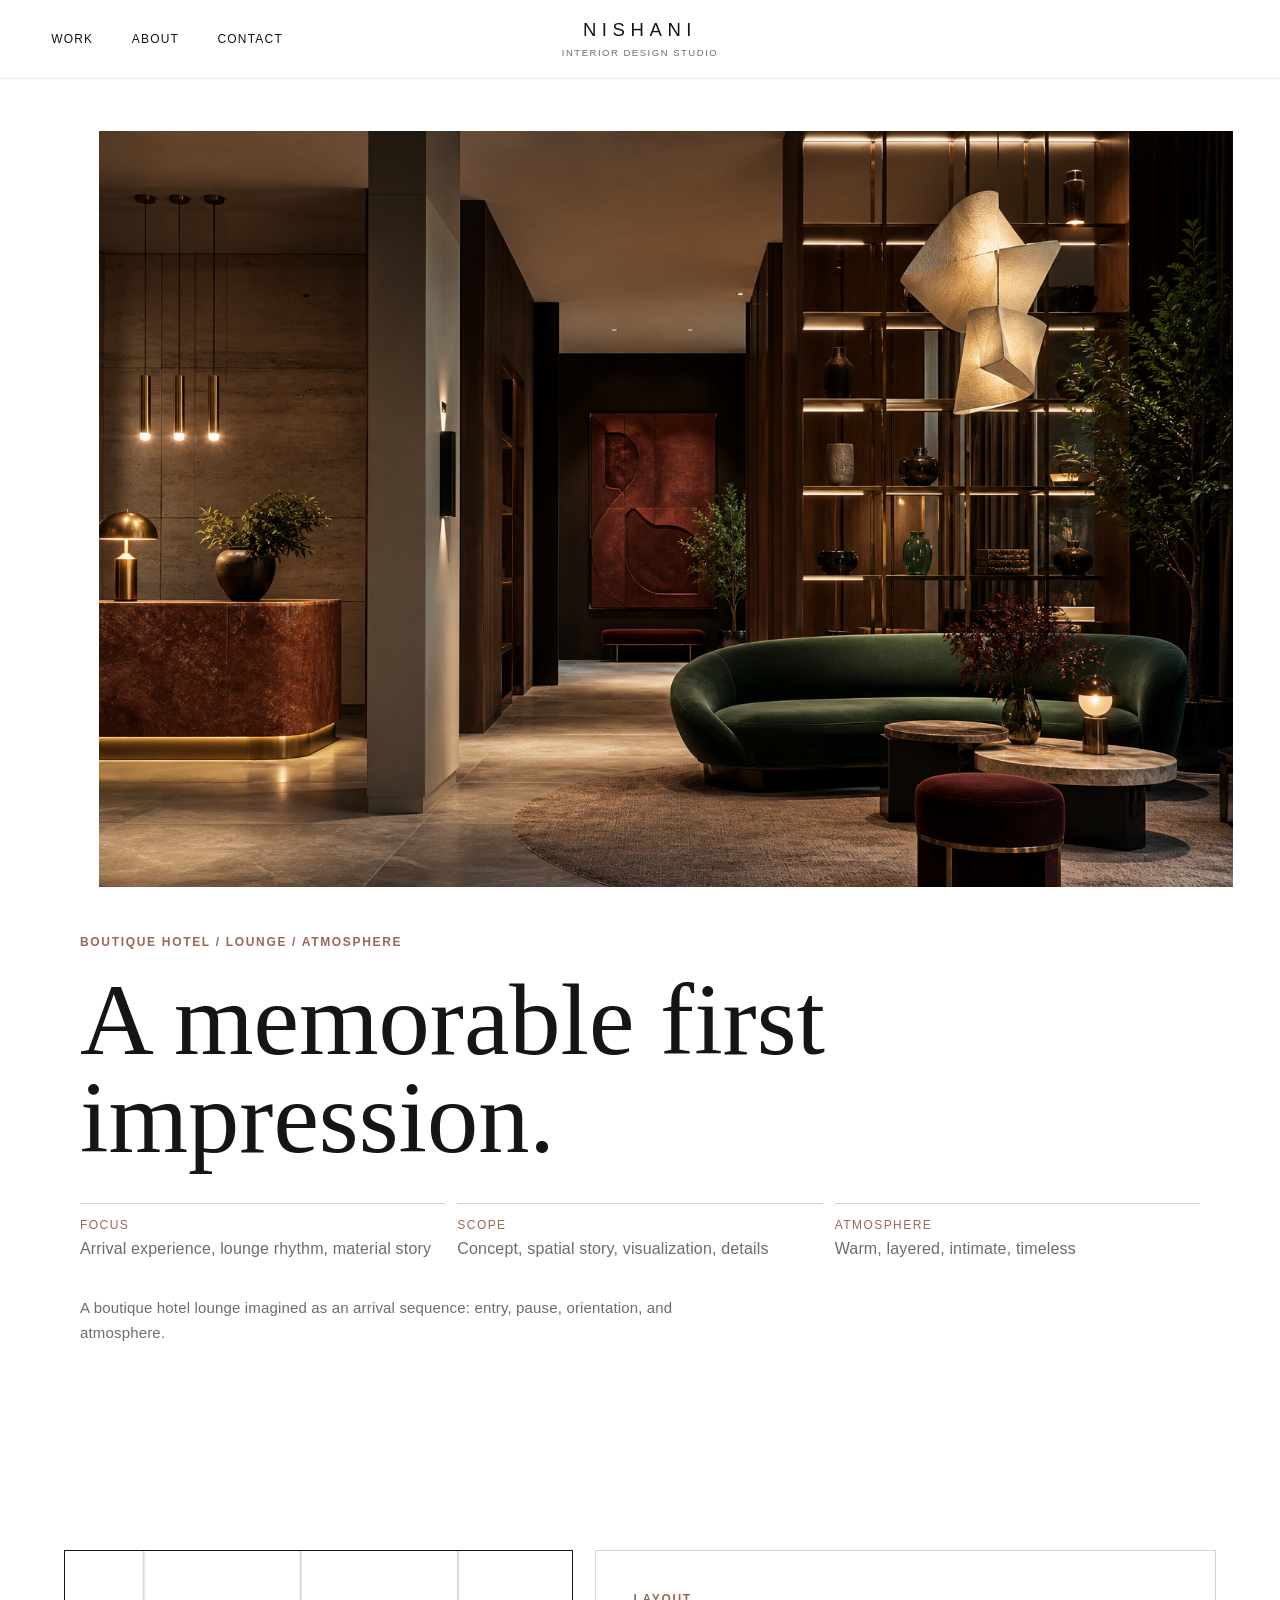
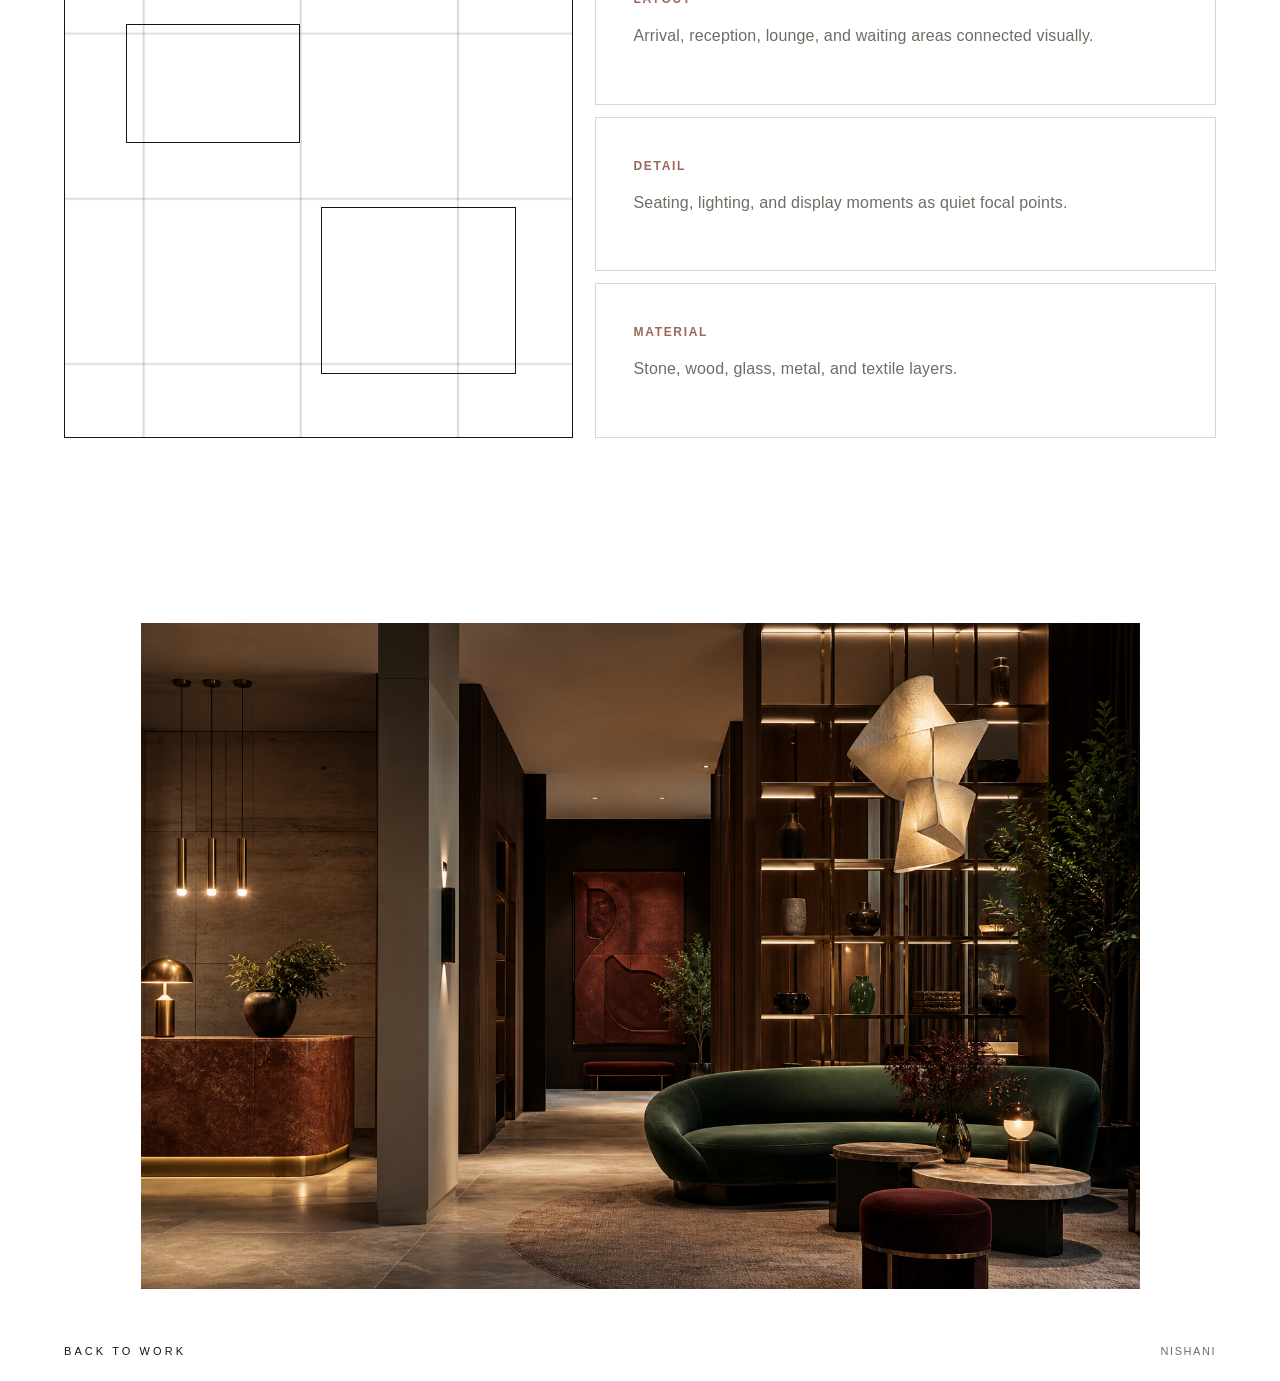
<file: mariam-n-project-boutique-hotel.html>
<!doctype html>
<html lang="en">
  <head>
    <meta charset="utf-8" />
    <meta name="viewport" content="width=device-width, initial-scale=1" />
    <title>Boutique Hotel Concept / NISHANI</title>
    <link rel="icon" href="favicon.ico" sizes="any" />
    <link rel="icon" type="image/png" sizes="16x16" href="favicon-16x16.png" />
    <link rel="icon" type="image/png" sizes="32x32" href="favicon-32x32.png" />
    <link rel="icon" type="image/png" sizes="48x48" href="favicon-48x48.png" />
    <link rel="apple-touch-icon" sizes="180x180" href="apple-touch-icon.png" />
    <link rel="stylesheet" href="mariam-n-studio.css?v=image-hierarchy-1" />
  </head>
  <body>
    <header class="site-header">
      <nav class="nav" aria-label="Primary">
        <a href="nishani-work.html#work">Work</a>
        <a href="nishani-about.html">About</a>
        <a href="mariam-n-contact.html">Contact</a>
      </nav>
      <a class="brand" href="index.html">NISHANI<small>Interior Design Studio</small></a>
      <nav class="nav right" aria-label="Secondary"></nav>
    </header>

    <main>
      <section class="project-hero" data-reveal>
        <figure>
          <img src="mariam-n-hotel-project.png" alt="Boutique hotel lounge with warm lighting and sculptural seating" />
        </figure>
        <div class="project-title">
          <p class="label">Boutique Hotel / Lounge / Atmosphere</p>
          <h1>A memorable first impression.</h1>
          <dl>
            <div><dt>Focus</dt><dd>Arrival experience, lounge rhythm, material story</dd></div>
            <div><dt>Scope</dt><dd>Concept, spatial story, visualization, details</dd></div>
            <div><dt>Atmosphere</dt><dd>Warm, layered, intimate, timeless</dd></div>
          </dl>
          <p class="project-summary">
            A boutique hotel lounge imagined as an arrival sequence: entry, pause, orientation, and atmosphere.
          </p>
        </div>
      </section>

      <section class="drawing-grid" data-reveal>
        <div class="plan" aria-label="Abstract boutique hotel lounge layout drawing"></div>
        <div class="notes">
          <article class="note">
            <span class="meta">Layout</span>
            <p>Arrival, reception, lounge, and waiting areas connected visually.</p>
          </article>
          <article class="note">
            <span class="meta">Detail</span>
            <p>Seating, lighting, and display moments as quiet focal points.</p>
          </article>
          <article class="note">
            <span class="meta">Material</span>
            <p>Stone, wood, glass, metal, and textile layers.</p>
          </article>
        </div>
      </section>

      <section class="full-bleed" data-reveal>
        <figure>
          <img src="mariam-n-hotel-project.png" alt="Boutique hotel lounge rendering detail" />
        </figure>
      </section>
    </main>

    <footer>
      <span><a href="nishani-work.html#work">Back to Work</a></span>
      <span>NISHANI</span>
    </footer>
    <script src="mariam-n-studio.js"></script>
  </body>
</html>
</file>
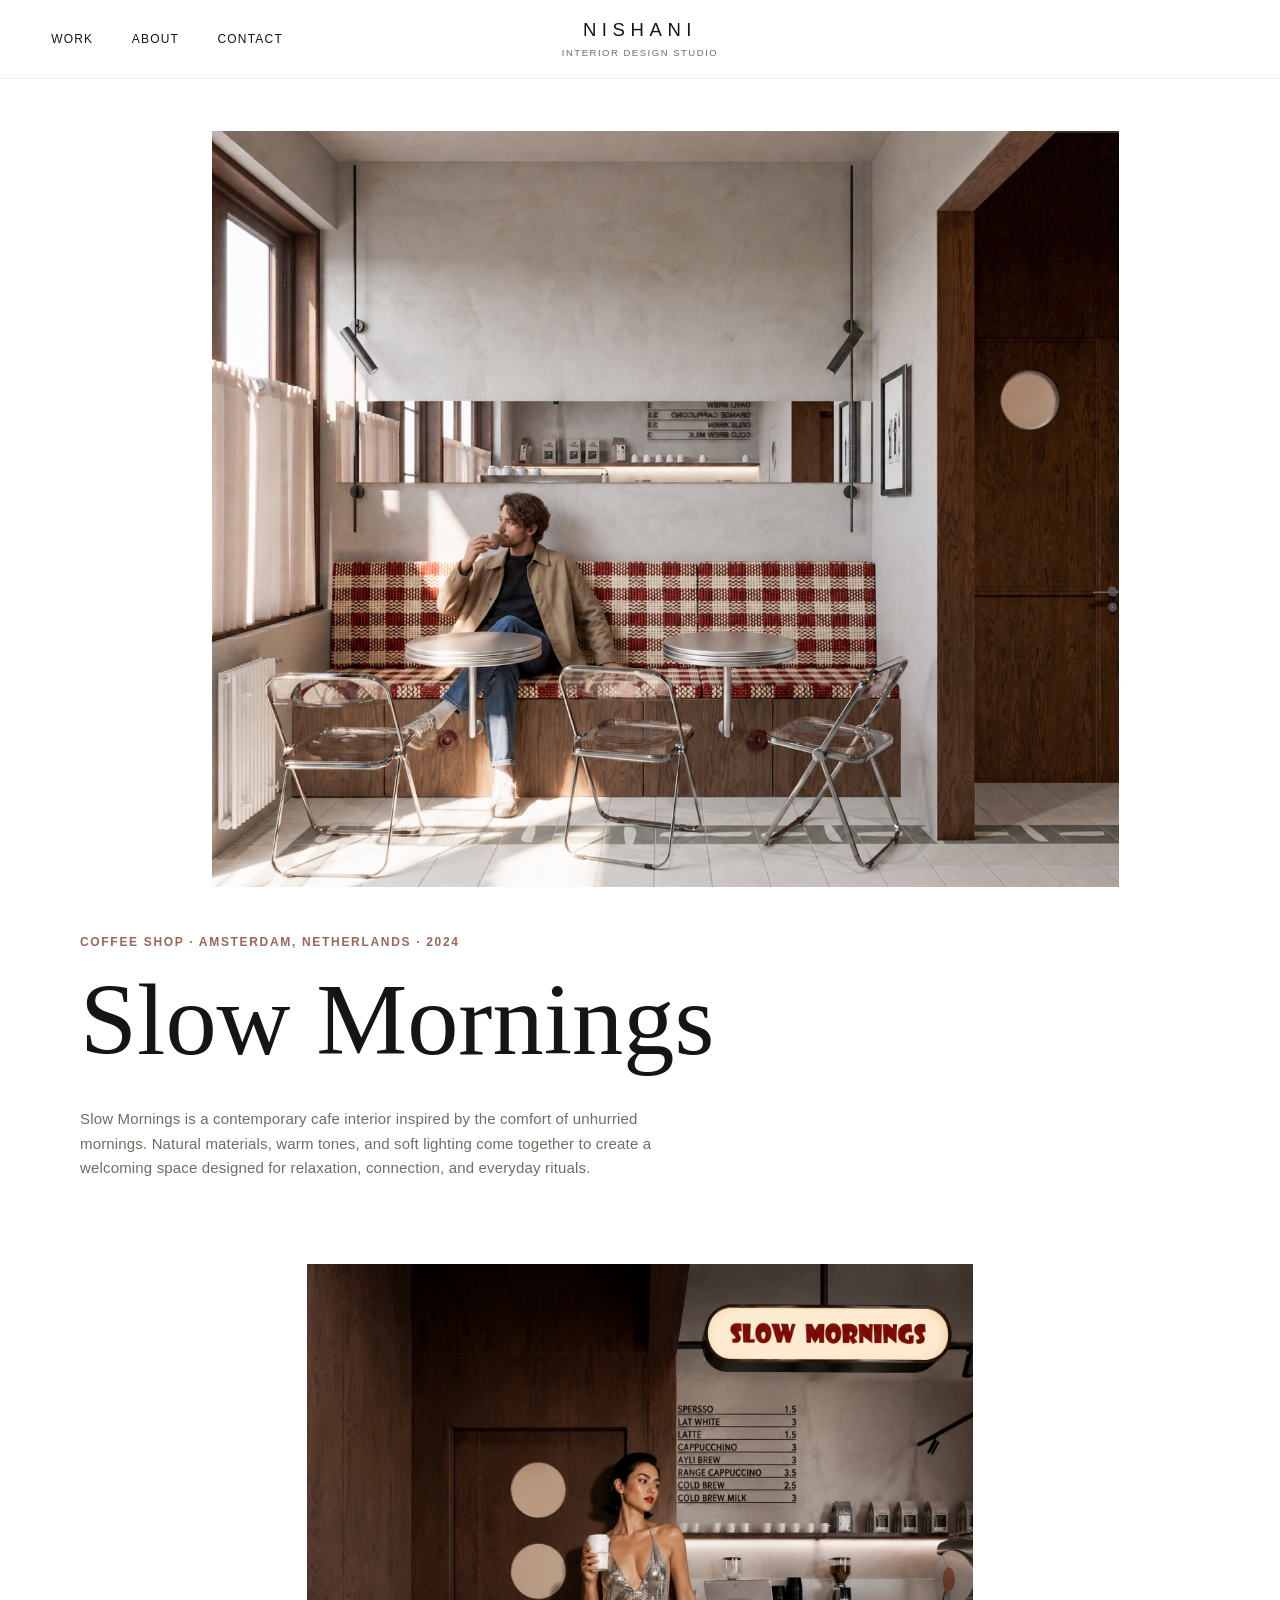
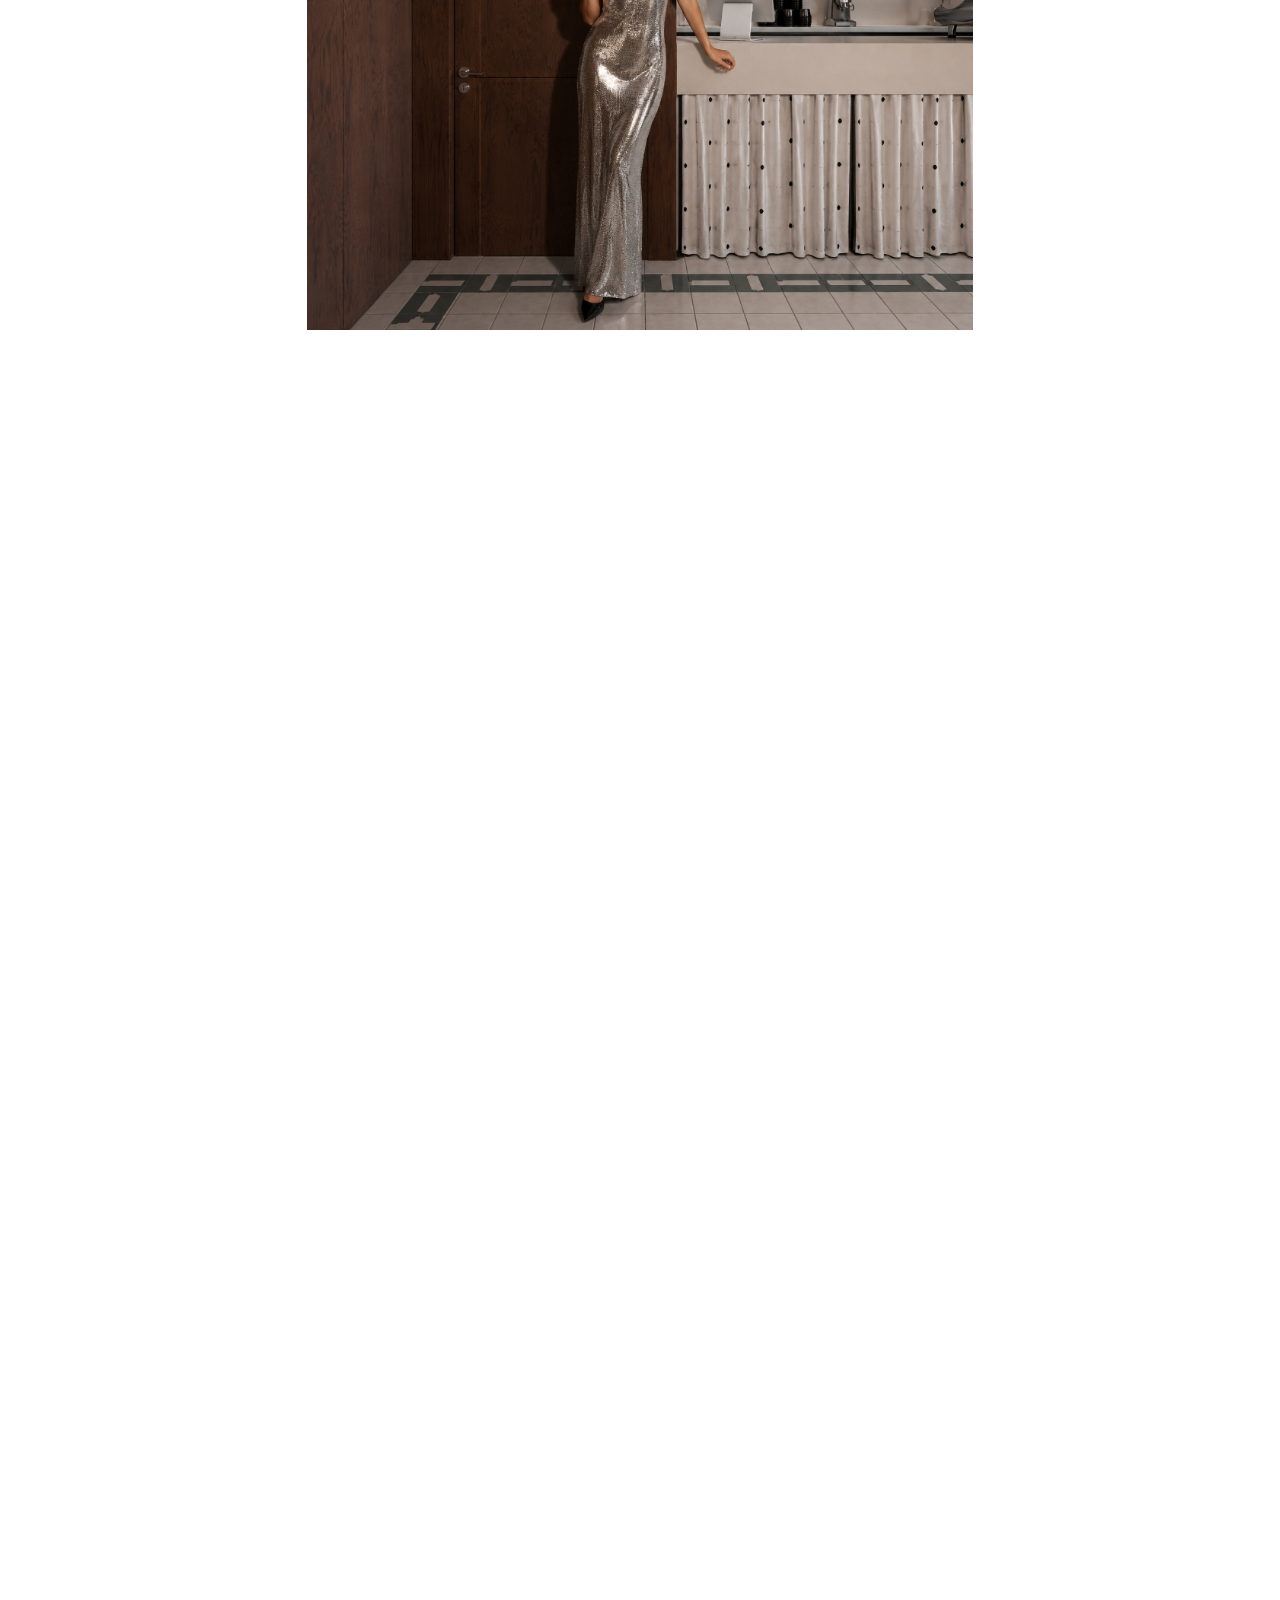
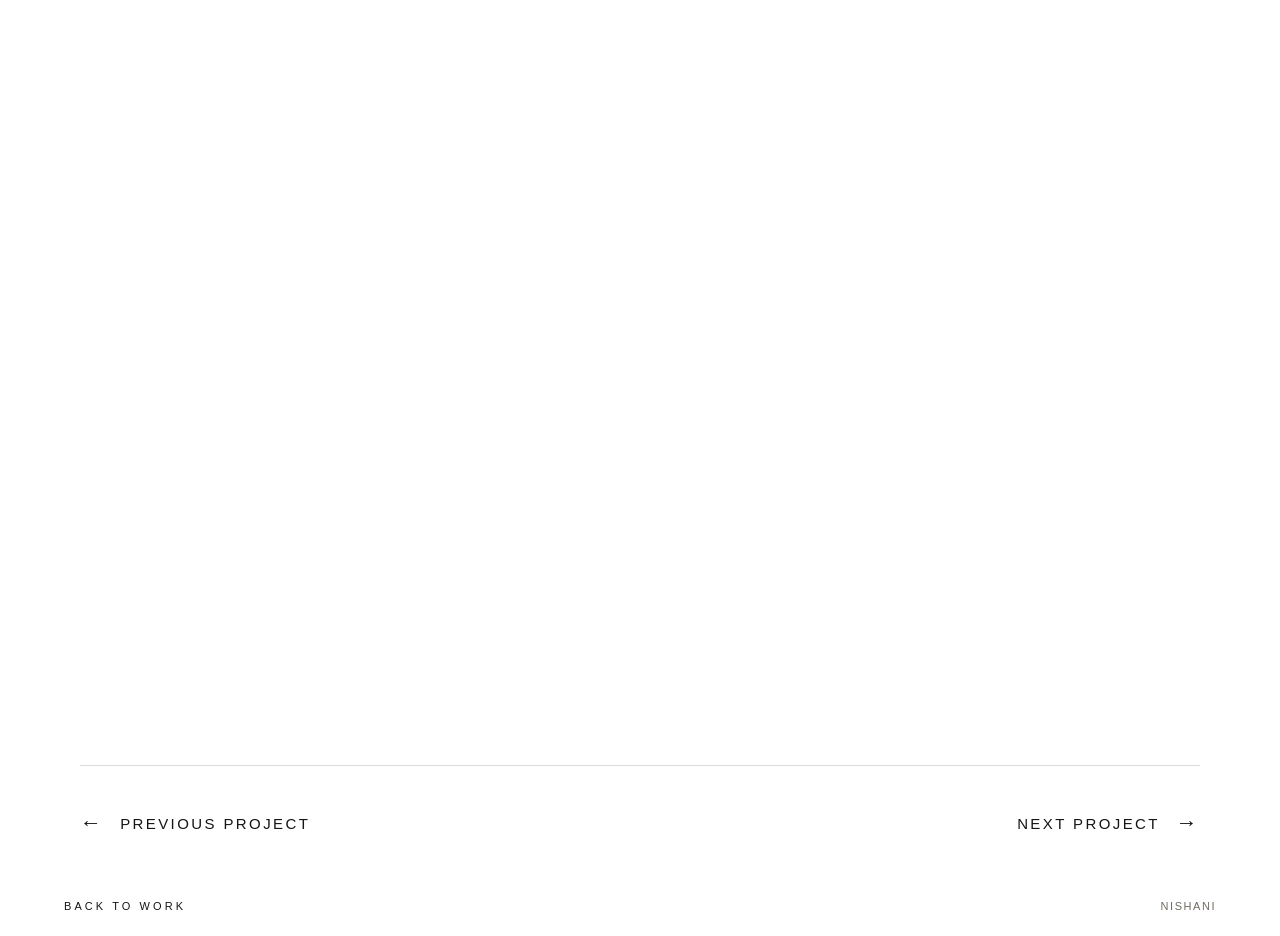
<file: mariam-n-project-cafe.html>
<!doctype html>
<html lang="en">
  <head>
    <meta charset="utf-8" />
    <meta name="viewport" content="width=device-width, initial-scale=1" />
    <title>Slow Mornings / NISHANI</title>
    <link rel="icon" href="favicon.ico" sizes="any" />
    <link rel="icon" type="image/png" sizes="16x16" href="favicon-16x16.png" />
    <link rel="icon" type="image/png" sizes="32x32" href="favicon-32x32.png" />
    <link rel="icon" type="image/png" sizes="48x48" href="favicon-48x48.png" />
    <link rel="apple-touch-icon" sizes="180x180" href="apple-touch-icon.png" />
    <link rel="stylesheet" href="mariam-n-studio.css?v=image-hierarchy-1" />
  </head>
  <body class="slow-mornings-page">
    <header class="site-header">
      <nav class="nav" aria-label="Primary">
        <a href="nishani-work.html#work">Work</a>
        <a href="nishani-about.html">About</a>
        <a href="mariam-n-contact.html">Contact</a>
      </nav>
      <a class="brand" href="index.html">NISHANI<small>Interior Design Studio</small></a>
      <nav class="nav right" aria-label="Secondary"></nav>
    </header>

    <main>
      <section class="project-hero" data-reveal>
        <figure>
          <img src="slow-mornings-seating.png" alt="Slow Mornings seating area with warm light and check upholstery" />
        </figure>
        <div class="project-title">
          <p class="label">COFFEE SHOP &middot; AMSTERDAM, NETHERLANDS &middot; 2024</p>
          <h1>Slow Mornings</h1>
          <p class="project-summary">
          Slow Mornings is a contemporary cafe interior inspired by the comfort of unhurried mornings. Natural materials, warm tones, and soft lighting come together to create a welcoming space designed for relaxation, connection, and everyday rituals.
          </p>
        </div>
      </section>

      <section class="full-bleed" data-reveal>
        <figure>
          <img src="slow-mornings-cover-render.jpg" alt="Slow Mornings cafe entrance and bar interior" />
        </figure>
      </section>

      <section class="drawing-grid plan-led" data-reveal>
        <div class="drawing-image">
          <img src="slow-mornings-layout.jpg" alt="Slow Mornings coffee shop layout drawing" />
        </div>
      </section>

      <section class="ceiling-renders" data-reveal>
        <div class="ceiling-pair">
          <figure>
            <img src="slow-mornings-overhead-bar.png" alt="Slow Mornings ceiling-angle view of the bar and street window" />
          </figure>
          <figure>
            <img src="slow-mornings-seating-overhead.png" alt="Slow Mornings ceiling-angle view of seating and patterned banquette" />
          </figure>
        </div>
      </section>

      <section class="restroom-vignette" data-reveal>
        <div class="restroom-pair">
          <figure>
            <img src="slow-mornings-wc.png" alt="Slow Mornings restroom with walnut paneling and green tile" />
          </figure>
          <figure>
            <img src="slow-mornings-restroom-mirror.png" alt="Slow Mornings restroom mirror and vanity detail" />
          </figure>
        </div>
      </section>

      <nav class="project-nav" aria-label="Project navigation">
        <a class="project-nav__link project-nav__link--prev" href="mariam-n-project-rene.html">
          <span aria-hidden="true">&larr;</span>
          <span>Previous Project</span>
        </a>
        <a class="project-nav__link project-nav__link--next" href="mariam-n-project-frame.html">
          <span>Next Project</span>
          <span aria-hidden="true">&rarr;</span>
        </a>
      </nav>
    </main>

    <footer>
      <span><a href="nishani-work.html#work">Back to Work</a></span>
      <span>NISHANI</span>
    </footer>
    <script src="mariam-n-studio.js?v=motion-1"></script>
  </body>
</html>
</file>
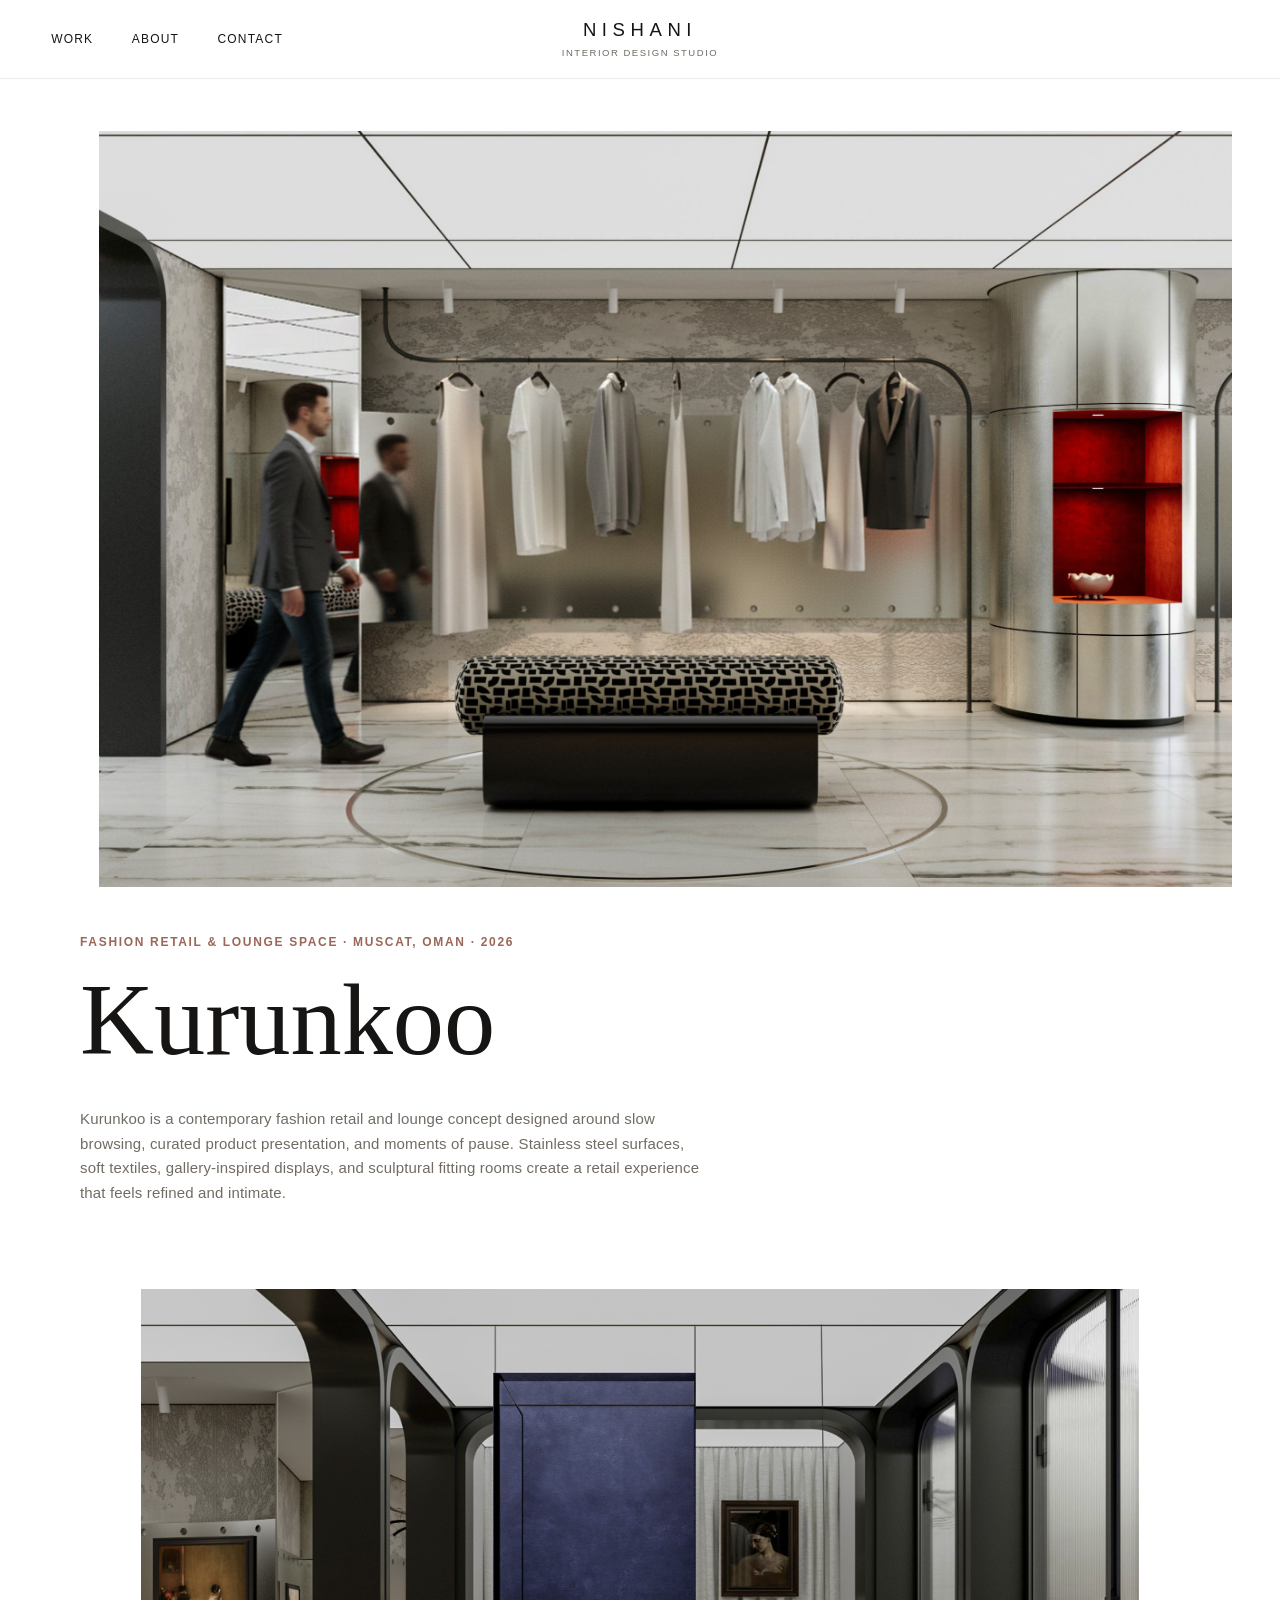
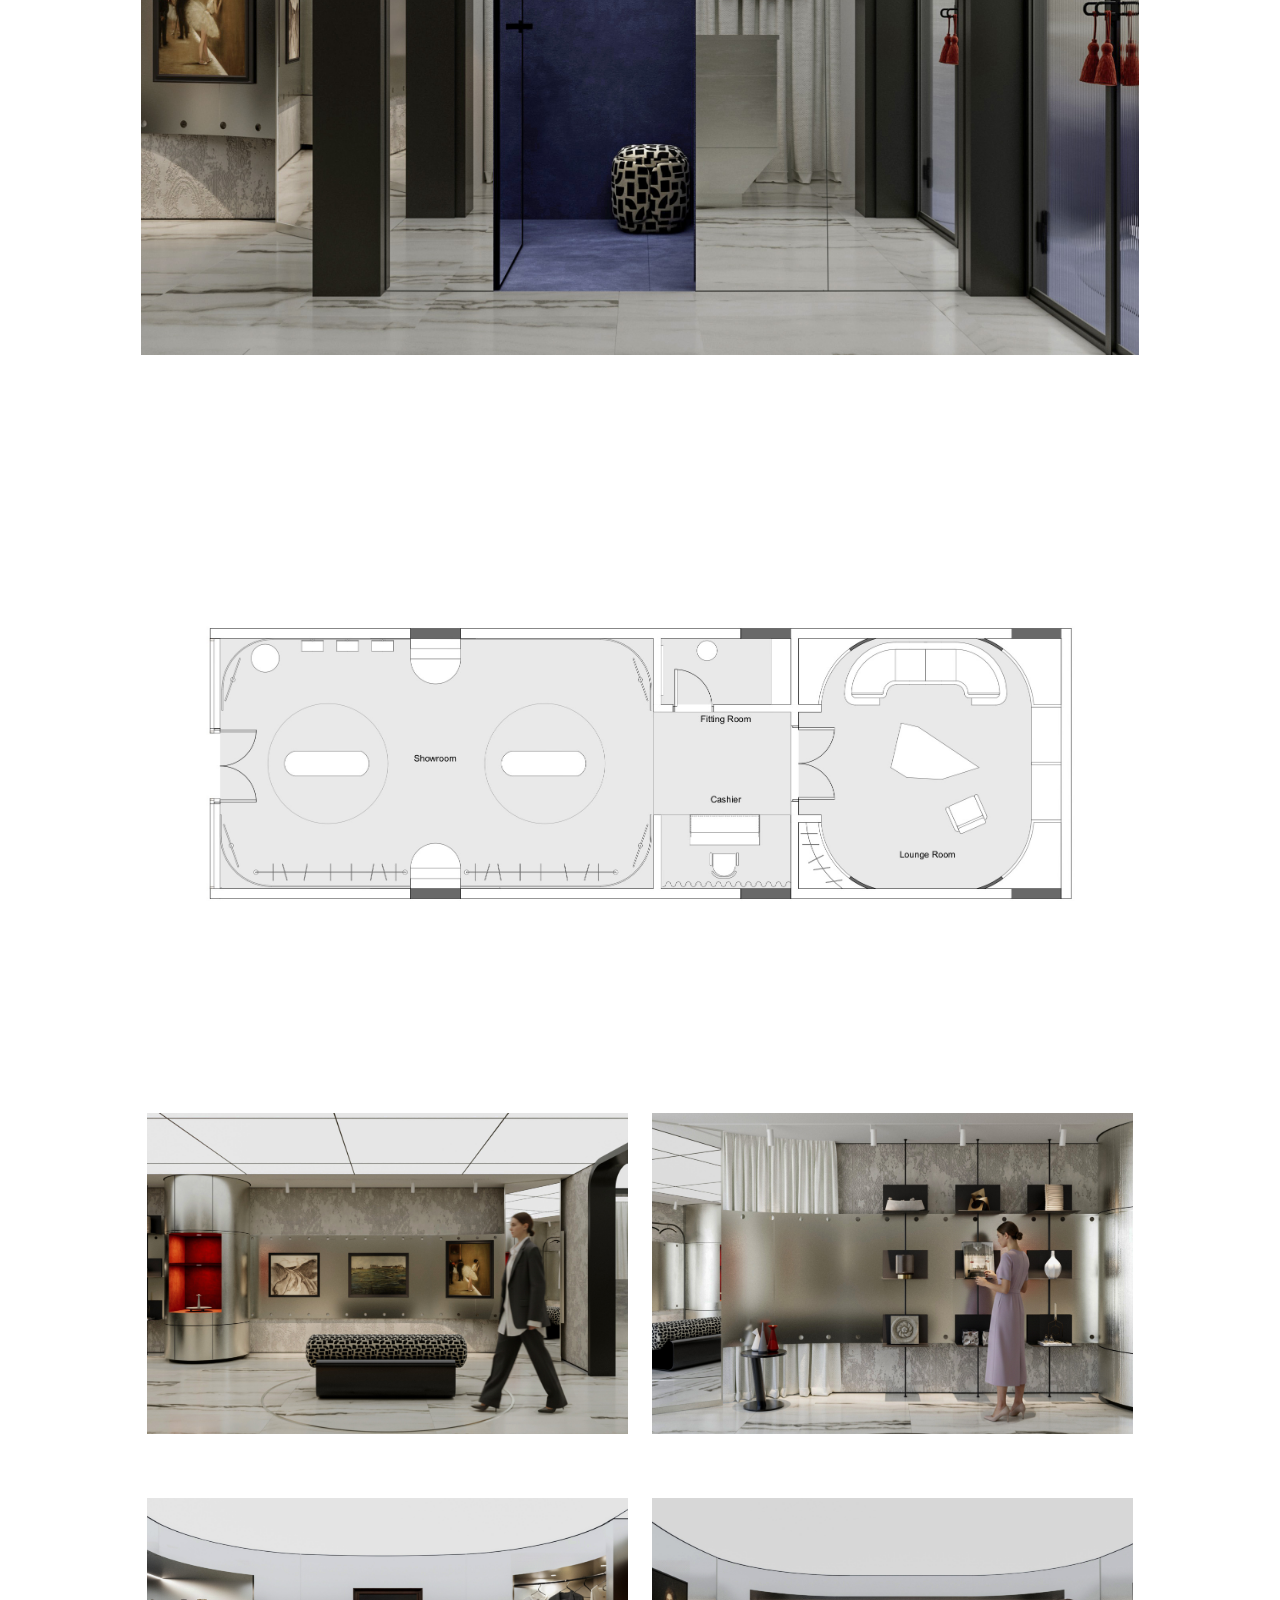
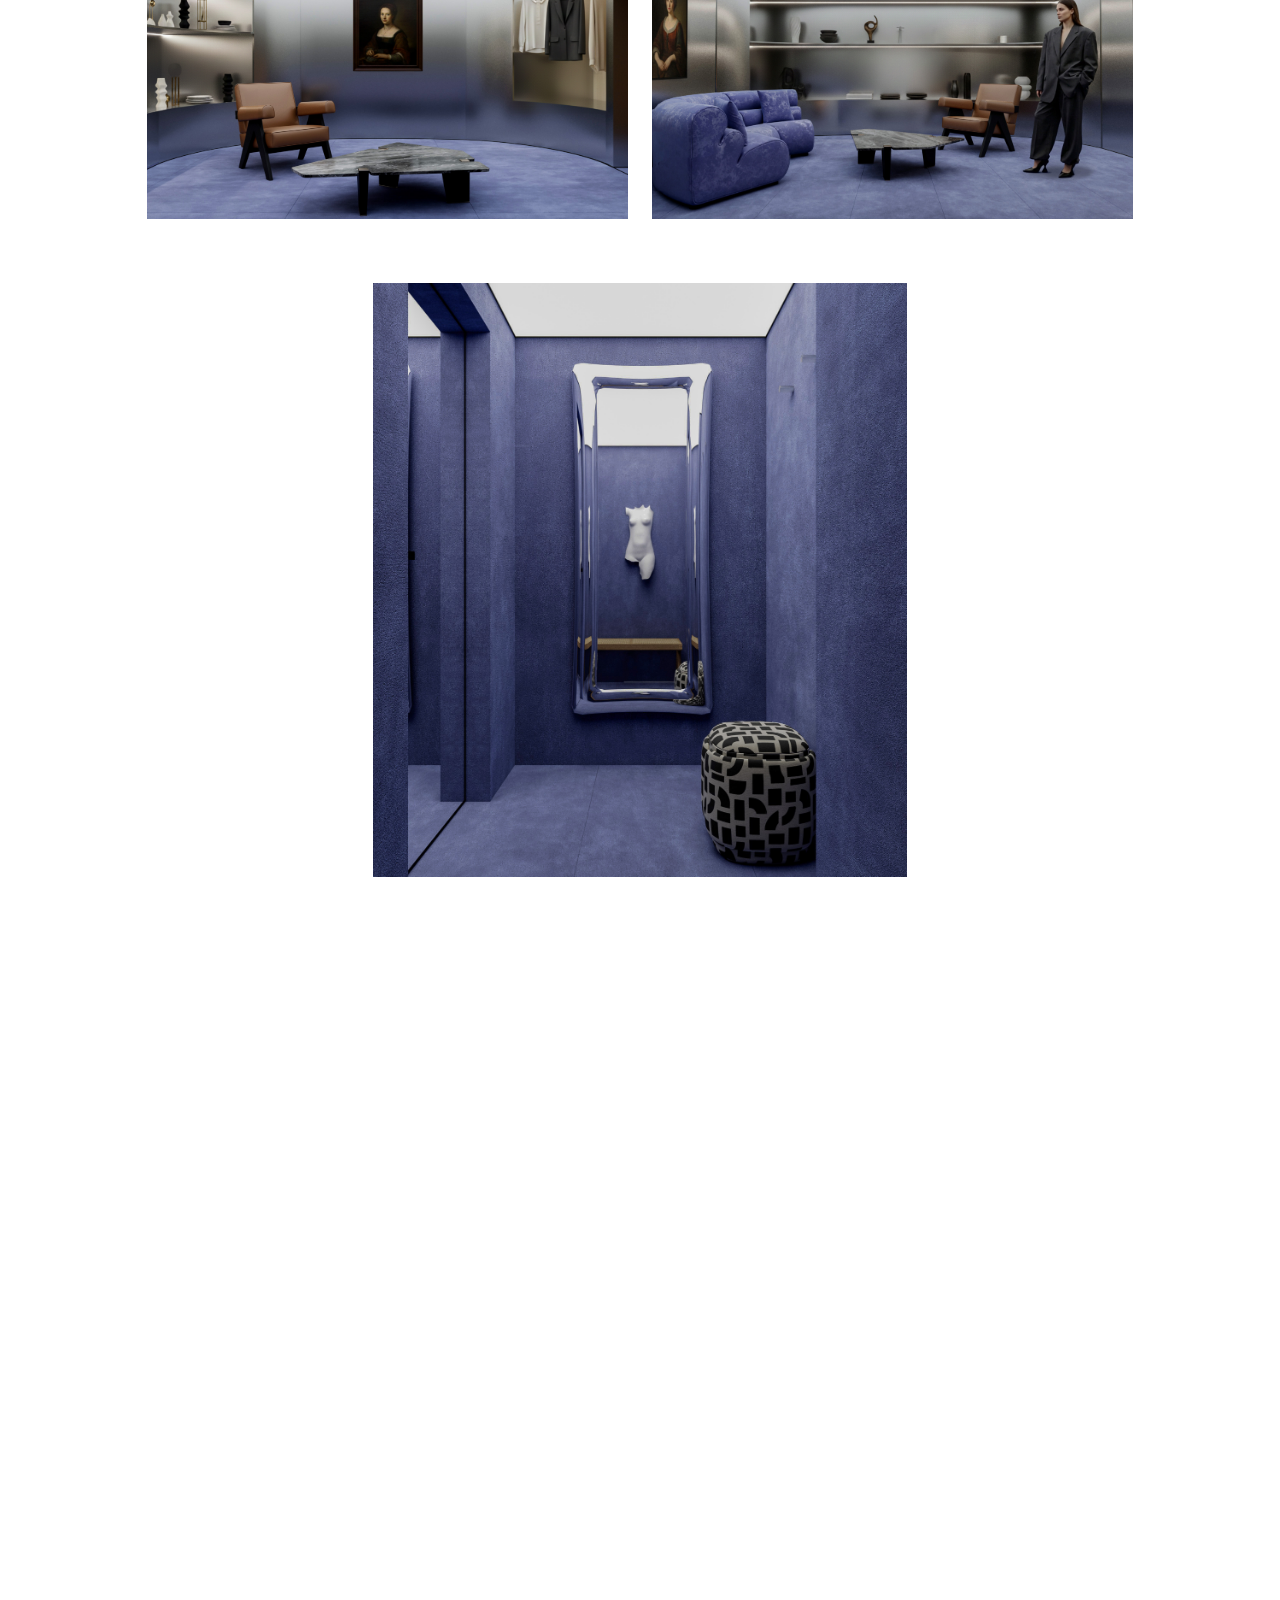
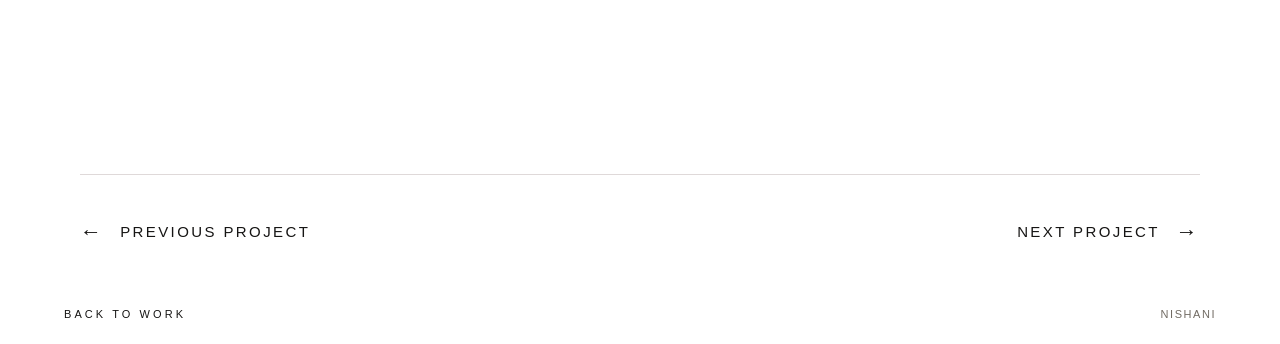
<file: mariam-n-project-kurunkoo.html>
<!doctype html>
<html lang="en">
  <head>
    <meta charset="utf-8" />
    <meta name="viewport" content="width=device-width, initial-scale=1" />
    <title>Kurunkoo / NISHANI</title>
    <link rel="icon" href="favicon.ico" sizes="any" />
    <link rel="icon" type="image/png" sizes="16x16" href="favicon-16x16.png" />
    <link rel="icon" type="image/png" sizes="32x32" href="favicon-32x32.png" />
    <link rel="icon" type="image/png" sizes="48x48" href="favicon-48x48.png" />
    <link rel="apple-touch-icon" sizes="180x180" href="apple-touch-icon.png" />
    <link rel="stylesheet" href="mariam-n-studio.css?v=image-hierarchy-1" />
  </head>
  <body class="kurunkoo-page">
    <header class="site-header">
      <nav class="nav" aria-label="Primary">
        <a href="nishani-work.html#work">Work</a>
        <a href="nishani-about.html">About</a>
        <a href="mariam-n-contact.html">Contact</a>
      </nav>
      <a class="brand" href="index.html">NISHANI<small>Interior Design Studio</small></a>
      <nav class="nav right" aria-label="Secondary"></nav>
    </header>

    <main>
      <section class="project-hero" data-reveal>
        <figure>
          <img src="kurunkoo-showroom-hero.jpg" alt="Kurunkoo fashion retail showroom with central bench and curated garments" />
        </figure>
        <div class="project-title">
          <p class="label">FASHION RETAIL &amp; LOUNGE SPACE &middot; MUSCAT, OMAN &middot; 2026</p>
          <h1>Kurunkoo</h1>
          <p class="project-summary">
          Kurunkoo is a contemporary fashion retail and lounge concept designed around slow browsing, curated product presentation, and moments of pause. Stainless steel surfaces, soft textiles, gallery-inspired displays, and sculptural fitting rooms create a retail experience that feels refined and intimate.
          </p>
        </div>
      </section>

      <section class="full-bleed" data-reveal>
        <figure>
          <img src="kurunkoo-fitting-entry.jpg" alt="Kurunkoo blue fitting-room entrance with sculptural portal" />
        </figure>
      </section>

      <section class="drawing-grid plan-led" data-reveal>
        <div class="drawing-image">
          <img src="kurunkoo-layout.jpg" alt="Kurunkoo fashion retail and lounge space floorplan" />
        </div>
      </section>

      <section class="project-pair" data-reveal>
        <figure>
          <img src="kurunkoo-art-wall.jpg" alt="Kurunkoo showroom with artwork wall and central bench" />
        </figure>
        <figure>
          <img src="kurunkoo-product-display.jpg" alt="Kurunkoo product display wall with shelving and customer" />
        </figure>
      </section>

      <section class="project-pair" data-reveal>
        <figure>
          <img src="kurunkoo-lounge-chair.jpg" alt="Kurunkoo lounge with chair, coffee table, and curved display wall" />
        </figure>
        <figure>
          <img src="kurunkoo-lounge-sofa.jpg" alt="Kurunkoo lounge with sofa, shelving, and standing model" />
        </figure>
      </section>

      <section class="standalone-render fitting-detail" data-reveal>
        <figure>
          <img src="kurunkoo-fitting-detail.jpg" alt="Kurunkoo blue fitting room with mirror and patterned ottoman" />
        </figure>
      </section>

      <section class="standalone-render closing-render" data-reveal>
        <figure>
          <img src="kurunkoo-reception.jpg" alt="Kurunkoo reception with curtain backdrop and stainless steel counter" />
        </figure>
      </section>

      <nav class="project-nav" aria-label="Project navigation">
        <a class="project-nav__link project-nav__link--prev" href="mariam-n-project-ommo.html">
          <span aria-hidden="true">&larr;</span>
          <span>Previous Project</span>
        </a>
        <a class="project-nav__link project-nav__link--next" href="mariam-n-project-rene.html">
          <span>Next Project</span>
          <span aria-hidden="true">&rarr;</span>
        </a>
      </nav>
    </main>

    <footer>
      <span><a href="nishani-work.html#work">Back to Work</a></span>
      <span>NISHANI</span>
    </footer>
    <script src="mariam-n-studio.js?v=motion-1"></script>
  </body>
</html>
</file>
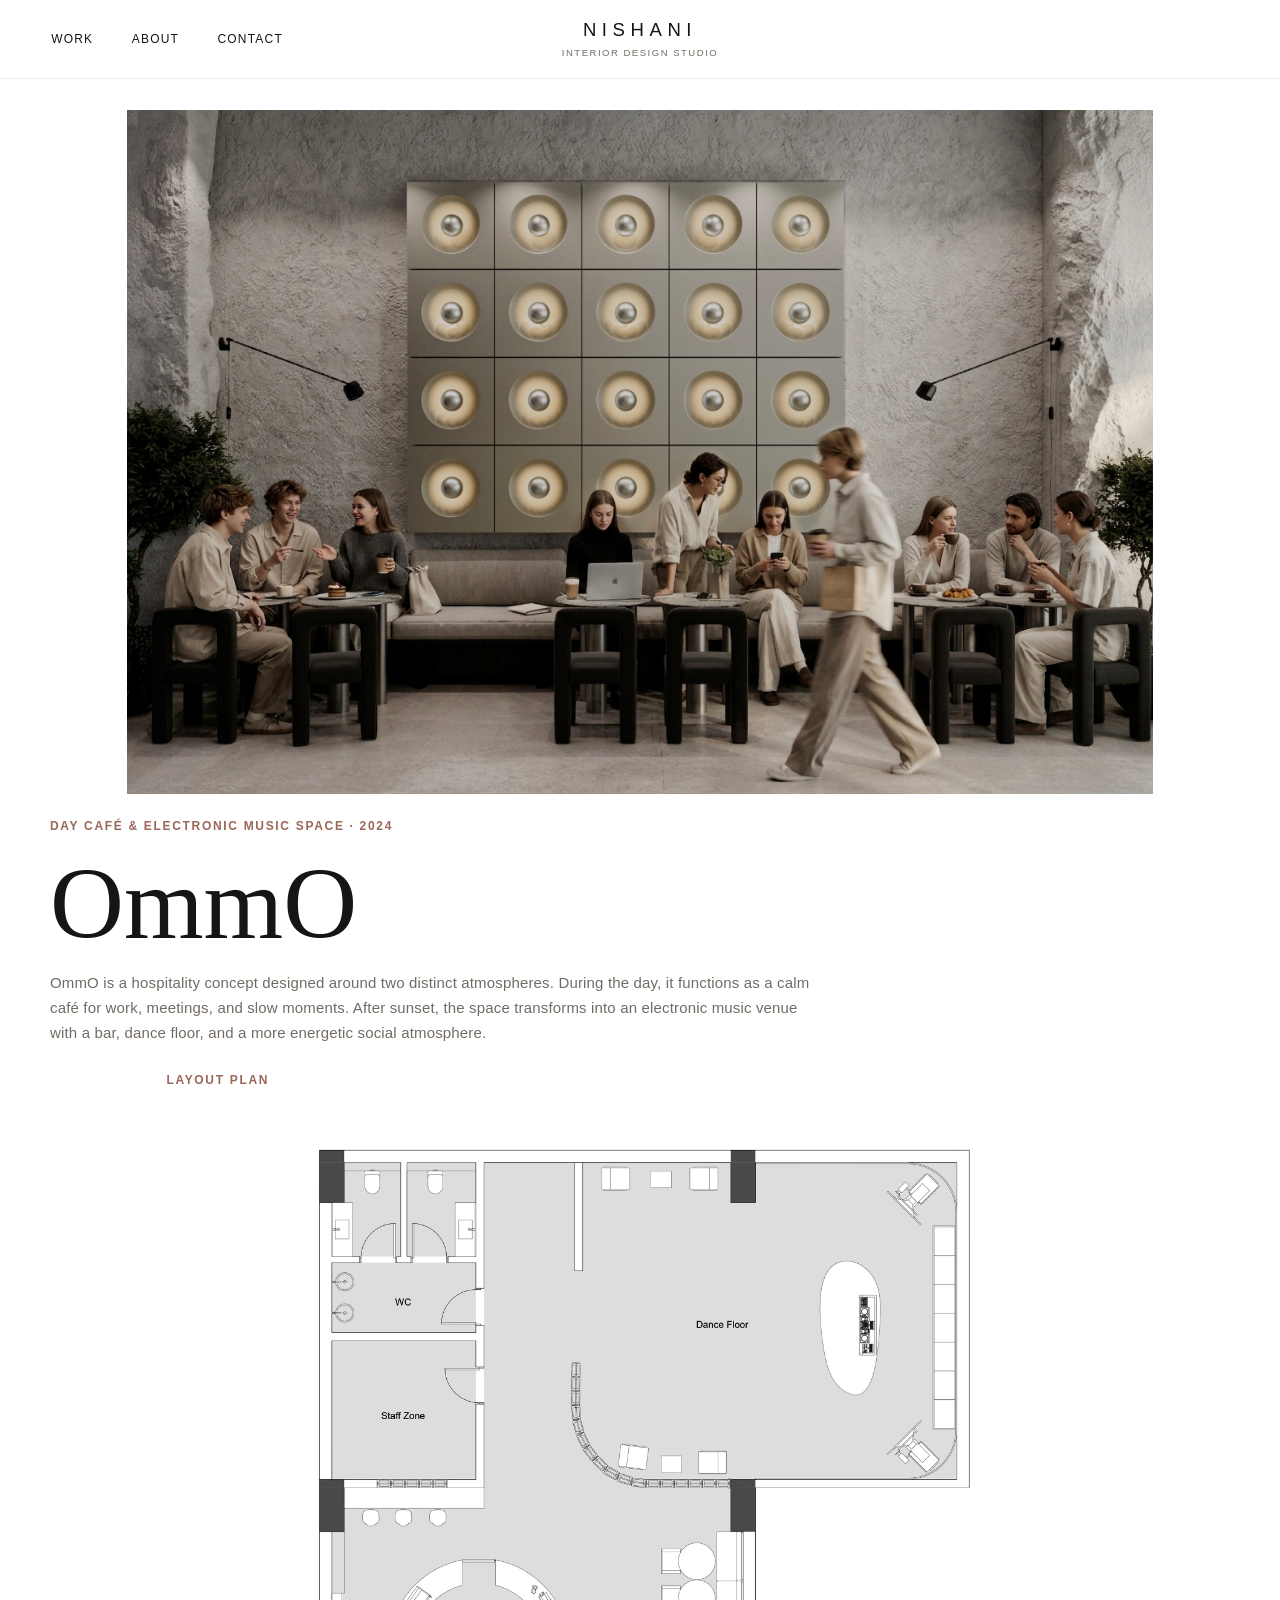
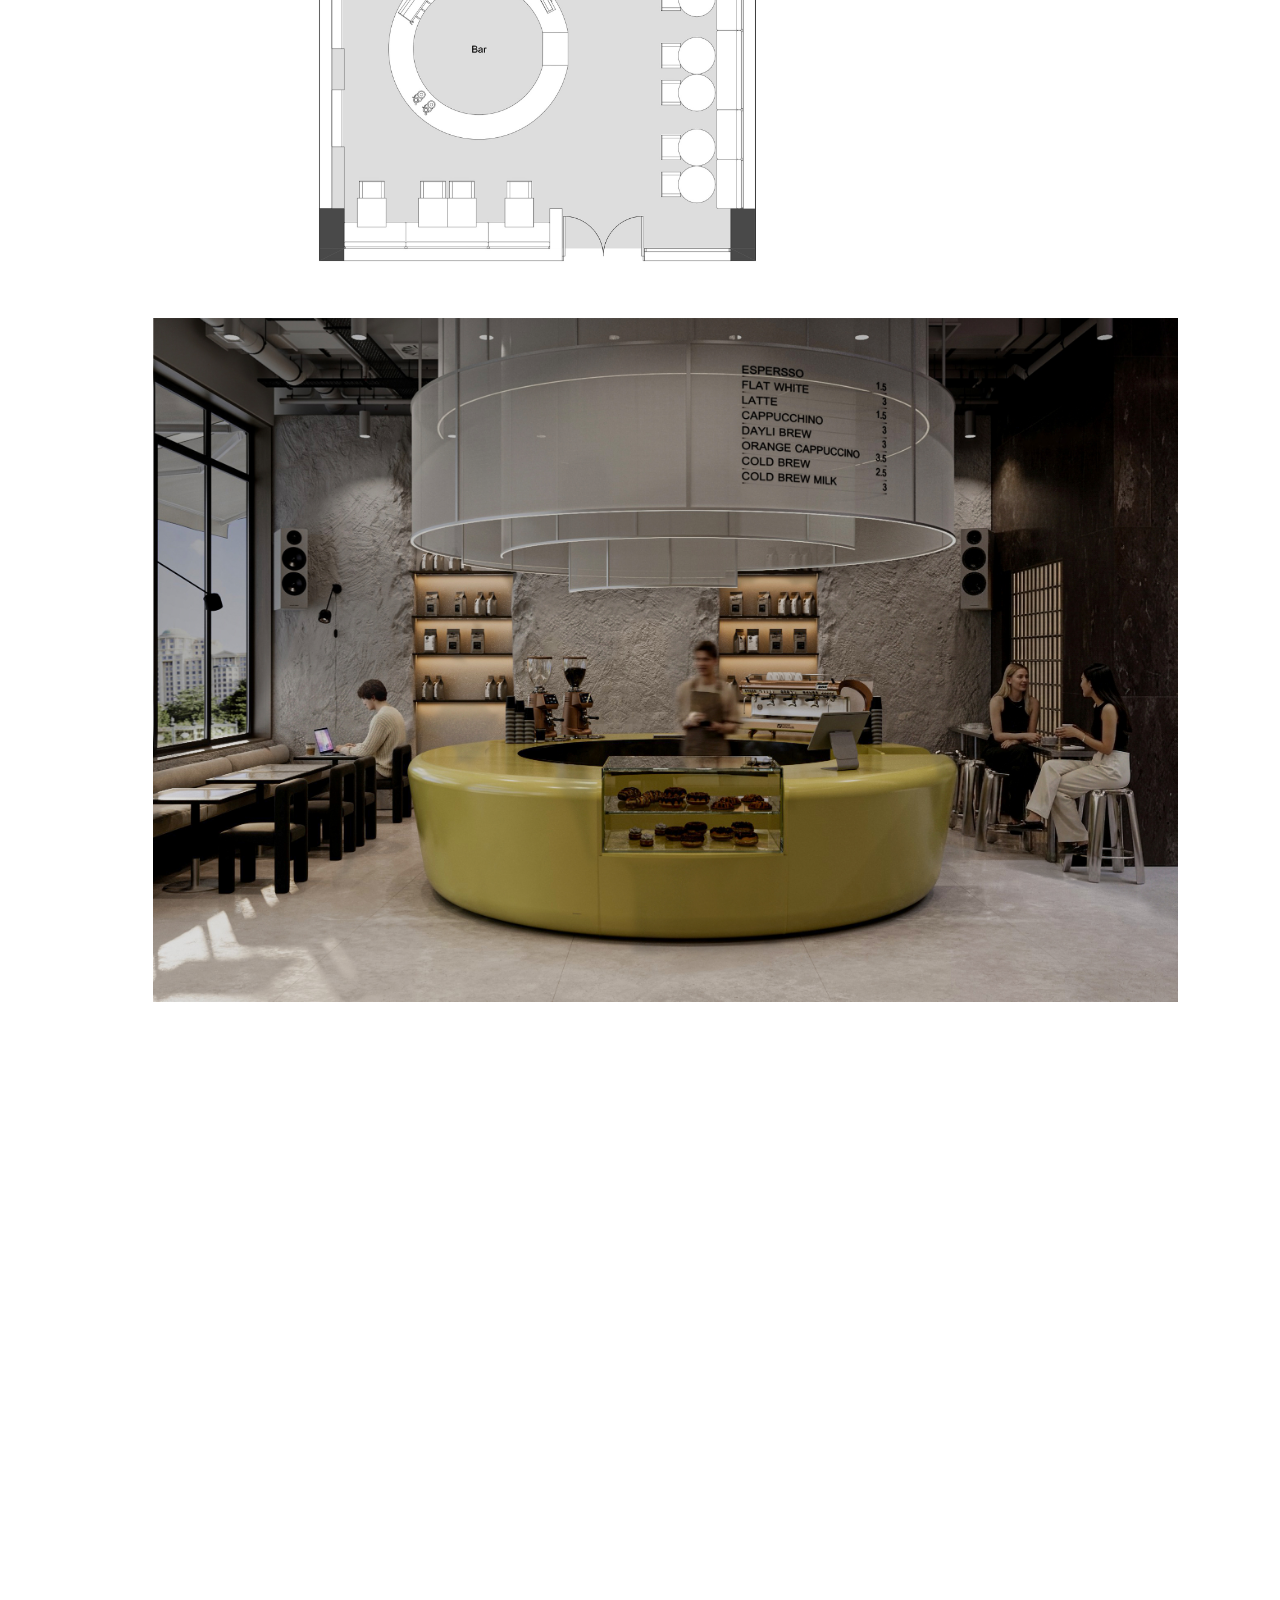
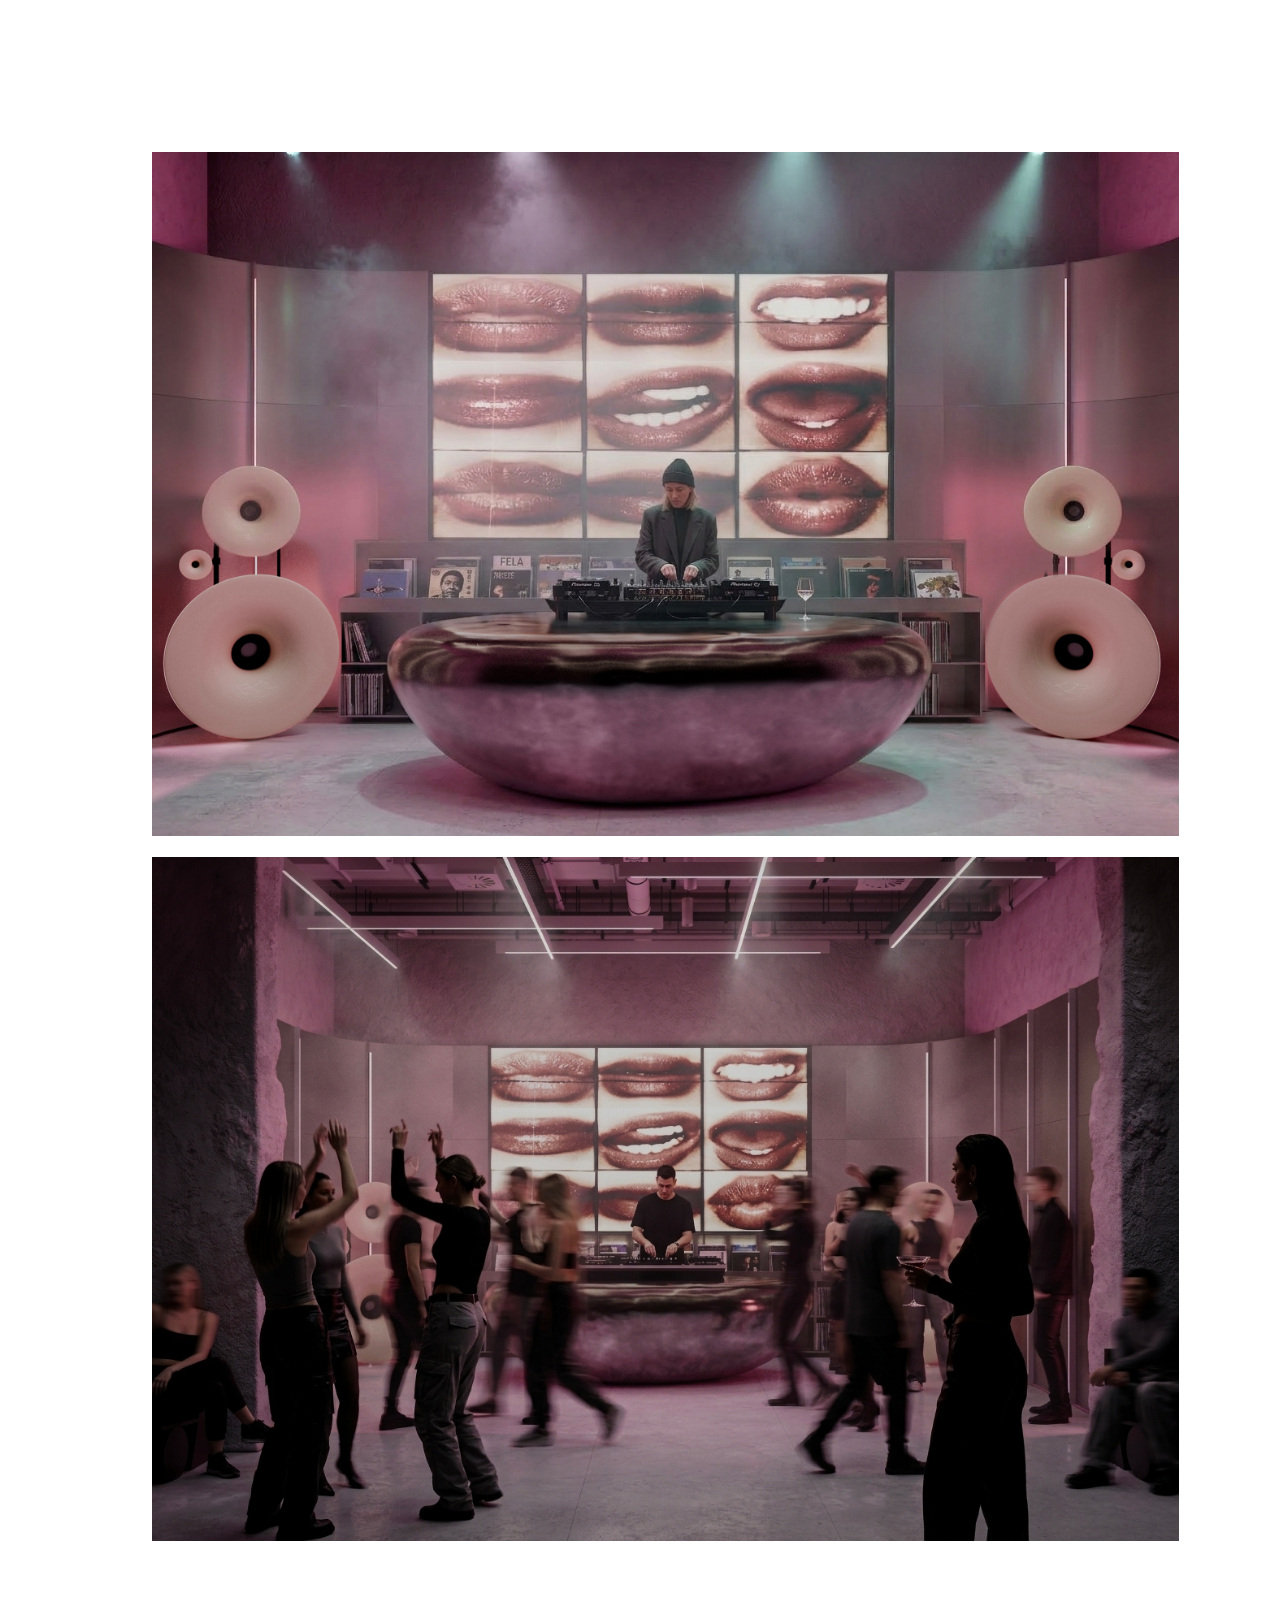
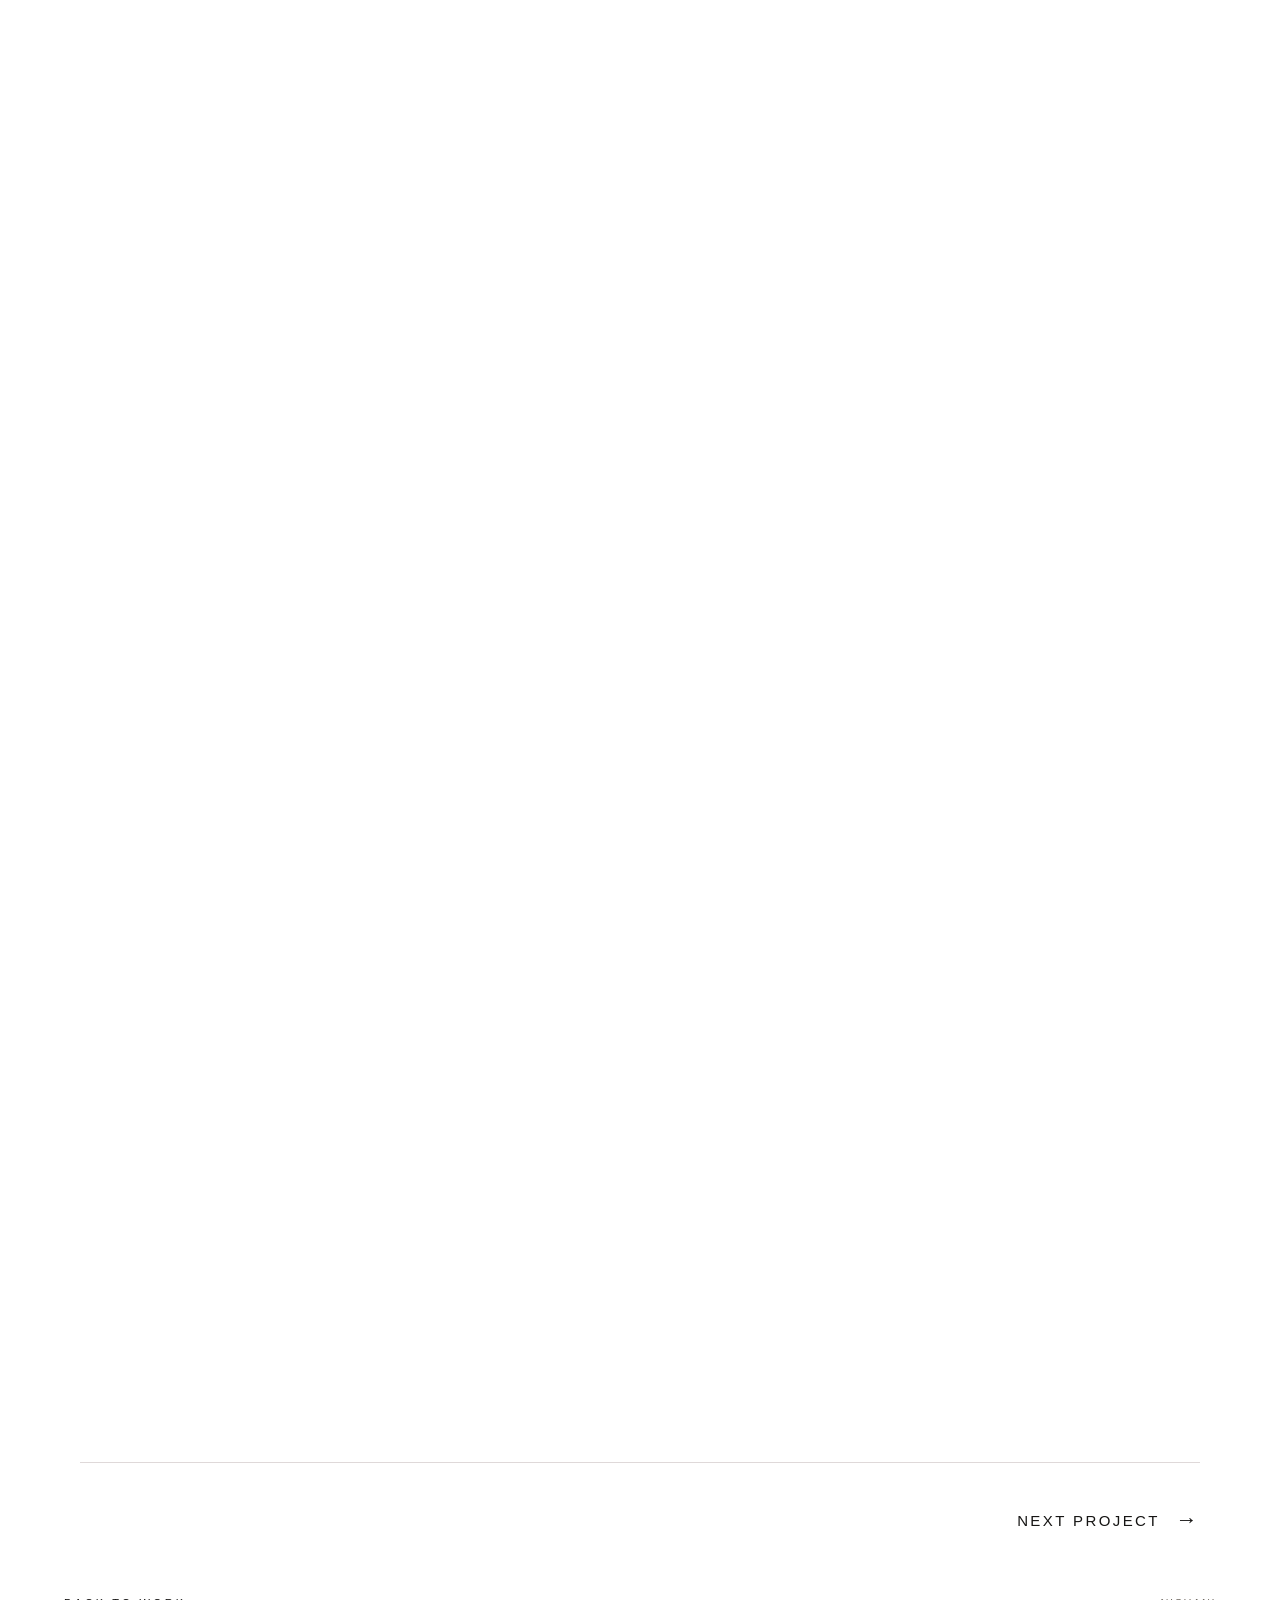
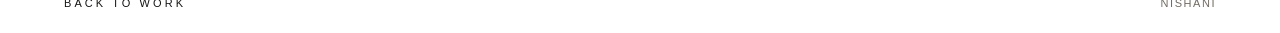
<file: mariam-n-project-ommo.html>
<!doctype html>
<html lang="en">
  <head>
    <meta charset="utf-8" />
    <meta name="viewport" content="width=device-width, initial-scale=1" />
    <title>OmmO / NISHANI</title>
    <link rel="icon" href="favicon.ico" sizes="any" />
    <link rel="icon" type="image/png" sizes="16x16" href="favicon-16x16.png" />
    <link rel="icon" type="image/png" sizes="32x32" href="favicon-32x32.png" />
    <link rel="icon" type="image/png" sizes="48x48" href="favicon-48x48.png" />
    <link rel="apple-touch-icon" sizes="180x180" href="apple-touch-icon.png" />
    <link rel="stylesheet" href="mariam-n-studio.css?v=image-hierarchy-1" />
  </head>
  <body class="ommo-page">
    <header class="site-header">
      <nav class="nav" aria-label="Primary">
        <a href="nishani-work.html#work">Work</a>
        <a href="nishani-about.html">About</a>
        <a href="mariam-n-contact.html">Contact</a>
      </nav>
      <a class="brand" href="index.html">NISHANI<small>Interior Design Studio</small></a>
      <nav class="nav right" aria-label="Secondary"></nav>
    </header>

    <main>
      <section class="project-hero" data-reveal>
        <figure>
          <img src="ommo-day-seating-hero.jpg" alt="OmmO daytime cafe seating with speaker wall and guests" />
        </figure>
        <div class="project-title">
          <p class="label">DAY CAF&Eacute; &amp; ELECTRONIC MUSIC SPACE &middot; 2024</p>
          <h1>OmmO</h1>
          <p class="project-summary">
            OmmO is a hospitality concept designed around two distinct atmospheres. During the day, it functions as a calm café for work, meetings, and slow moments. After sunset, the space transforms into an electronic music venue with a bar, dance floor, and a more energetic social atmosphere.
          </p>
        </div>
      </section>

      <section class="ommo-floorplan" data-reveal>
        <p class="label">Layout Plan</p>
        <figure>
          <img src="ommo-floorplan.jpg" alt="OmmO floorplan showing cafe bar, dance floor, staff zone, and restrooms" />
        </figure>
      </section>

      <section class="standalone-render ommo-render" data-reveal>
        <figure>
          <img src="ommo-yellow-coffee-bar.jpg" alt="OmmO daytime yellow circular coffee bar with guests and seating" />
        </figure>
      </section>

      <section class="ommo-transition" data-reveal>
        <figure>
          <img src="ommo-day-night-restroom.png" alt="OmmO restroom shown as day and night transformation" />
        </figure>
      </section>

      <section class="standalone-render ommo-render" data-reveal>
        <figure>
          <img src="ommo-listening-dj.jpg" alt="OmmO electronic music venue DJ booth with illuminated speakers and pink atmosphere" />
        </figure>
      </section>

      <section class="standalone-render ommo-render" data-reveal>
        <figure>
          <img src="ommo-nightlife-dance.jpg" alt="OmmO crowded nightlife scene with DJ, dancing guests, and pink lighting" />
        </figure>
      </section>

      <section class="standalone-render ommo-render" data-reveal>
        <figure>
          <img src="ommo-dark-lounge.jpg" alt="OmmO darker lounge with black glass partition and seated guests" />
        </figure>
      </section>

      <section class="standalone-render ommo-render closing-render" data-reveal>
        <figure>
          <img src="ommo-speaker-wall-night.jpg" alt="OmmO nighttime speaker wall with red illuminated speakers and crowded seating area" />
        </figure>
      </section>

      <nav class="project-nav" aria-label="Project navigation">
        <a class="project-nav__link project-nav__link--next" href="mariam-n-project-kurunkoo.html">
          <span>Next Project</span>
          <span aria-hidden="true">&rarr;</span>
        </a>
      </nav>
    </main>

    <footer>
      <span><a href="nishani-work.html#work">Back to Work</a></span>
      <span>NISHANI</span>
    </footer>
    <script src="mariam-n-studio.js?v=motion-1"></script>
  </body>
</html>
</file>
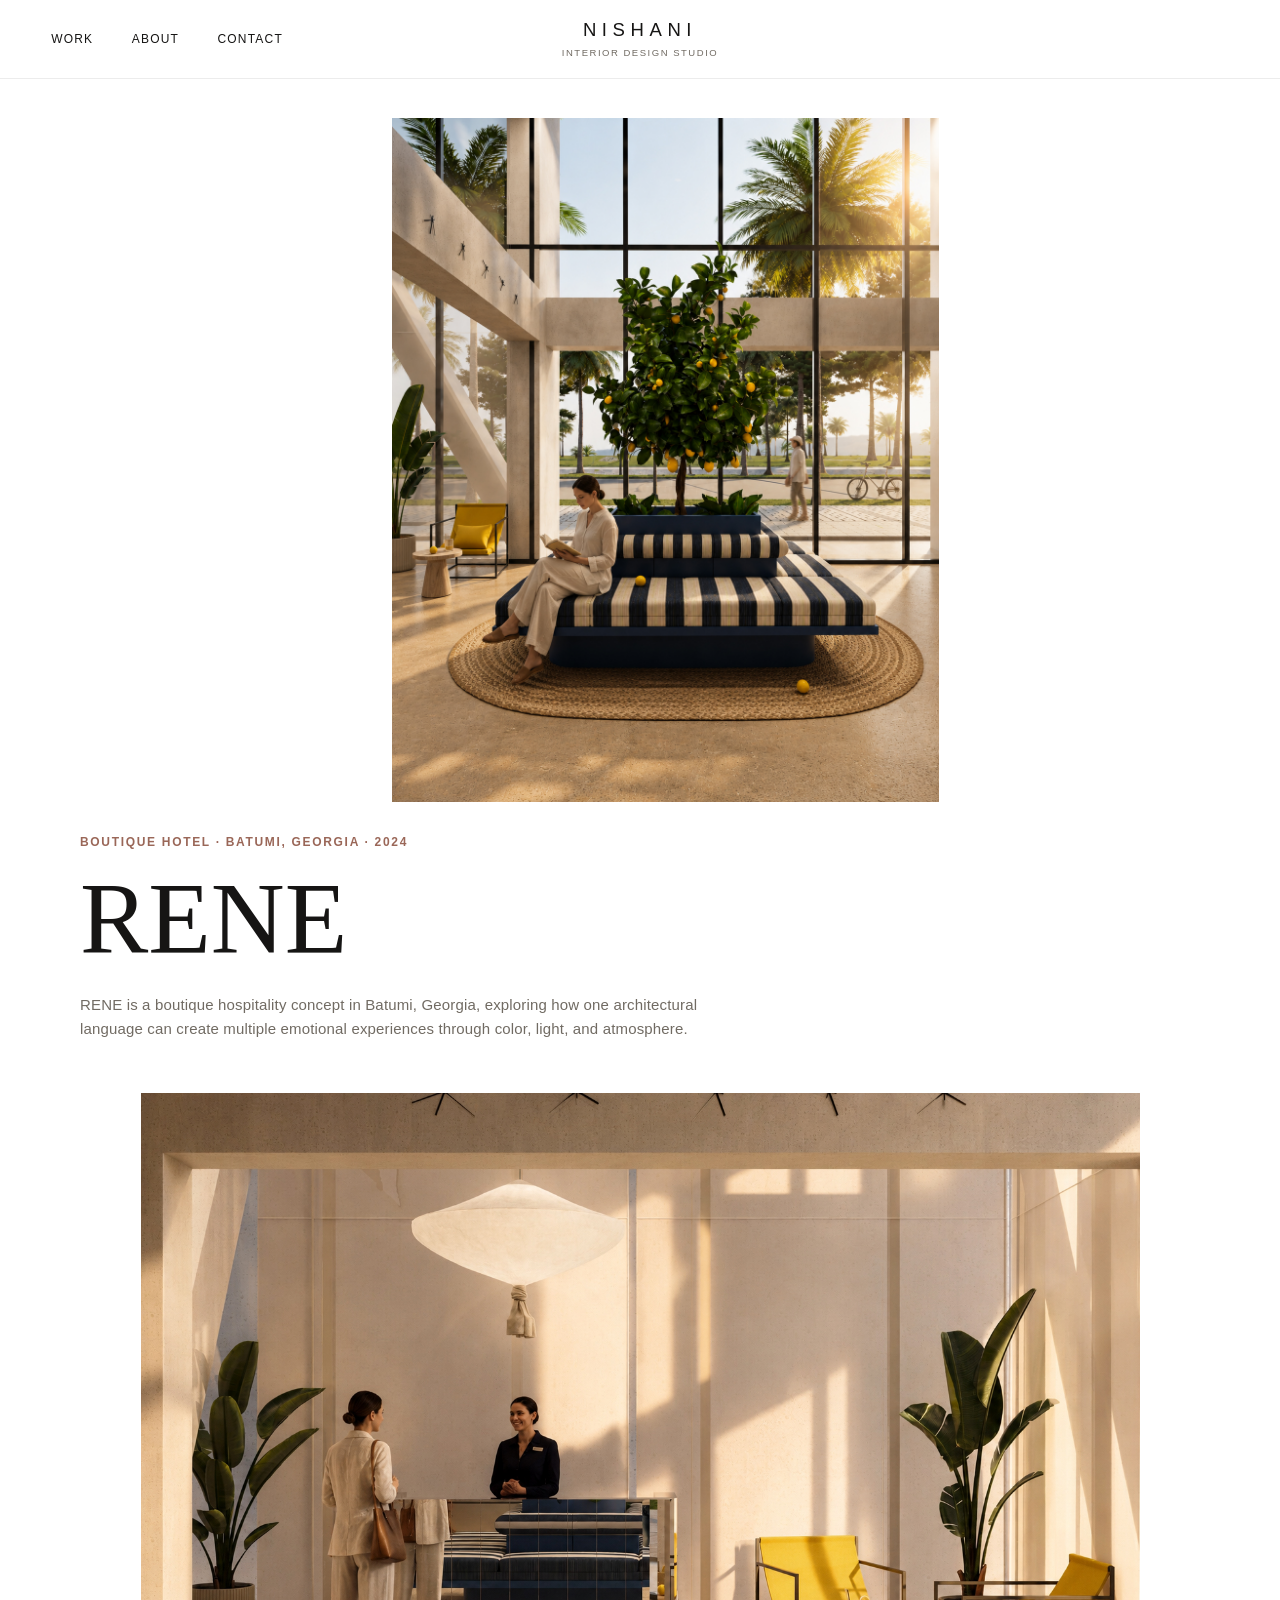
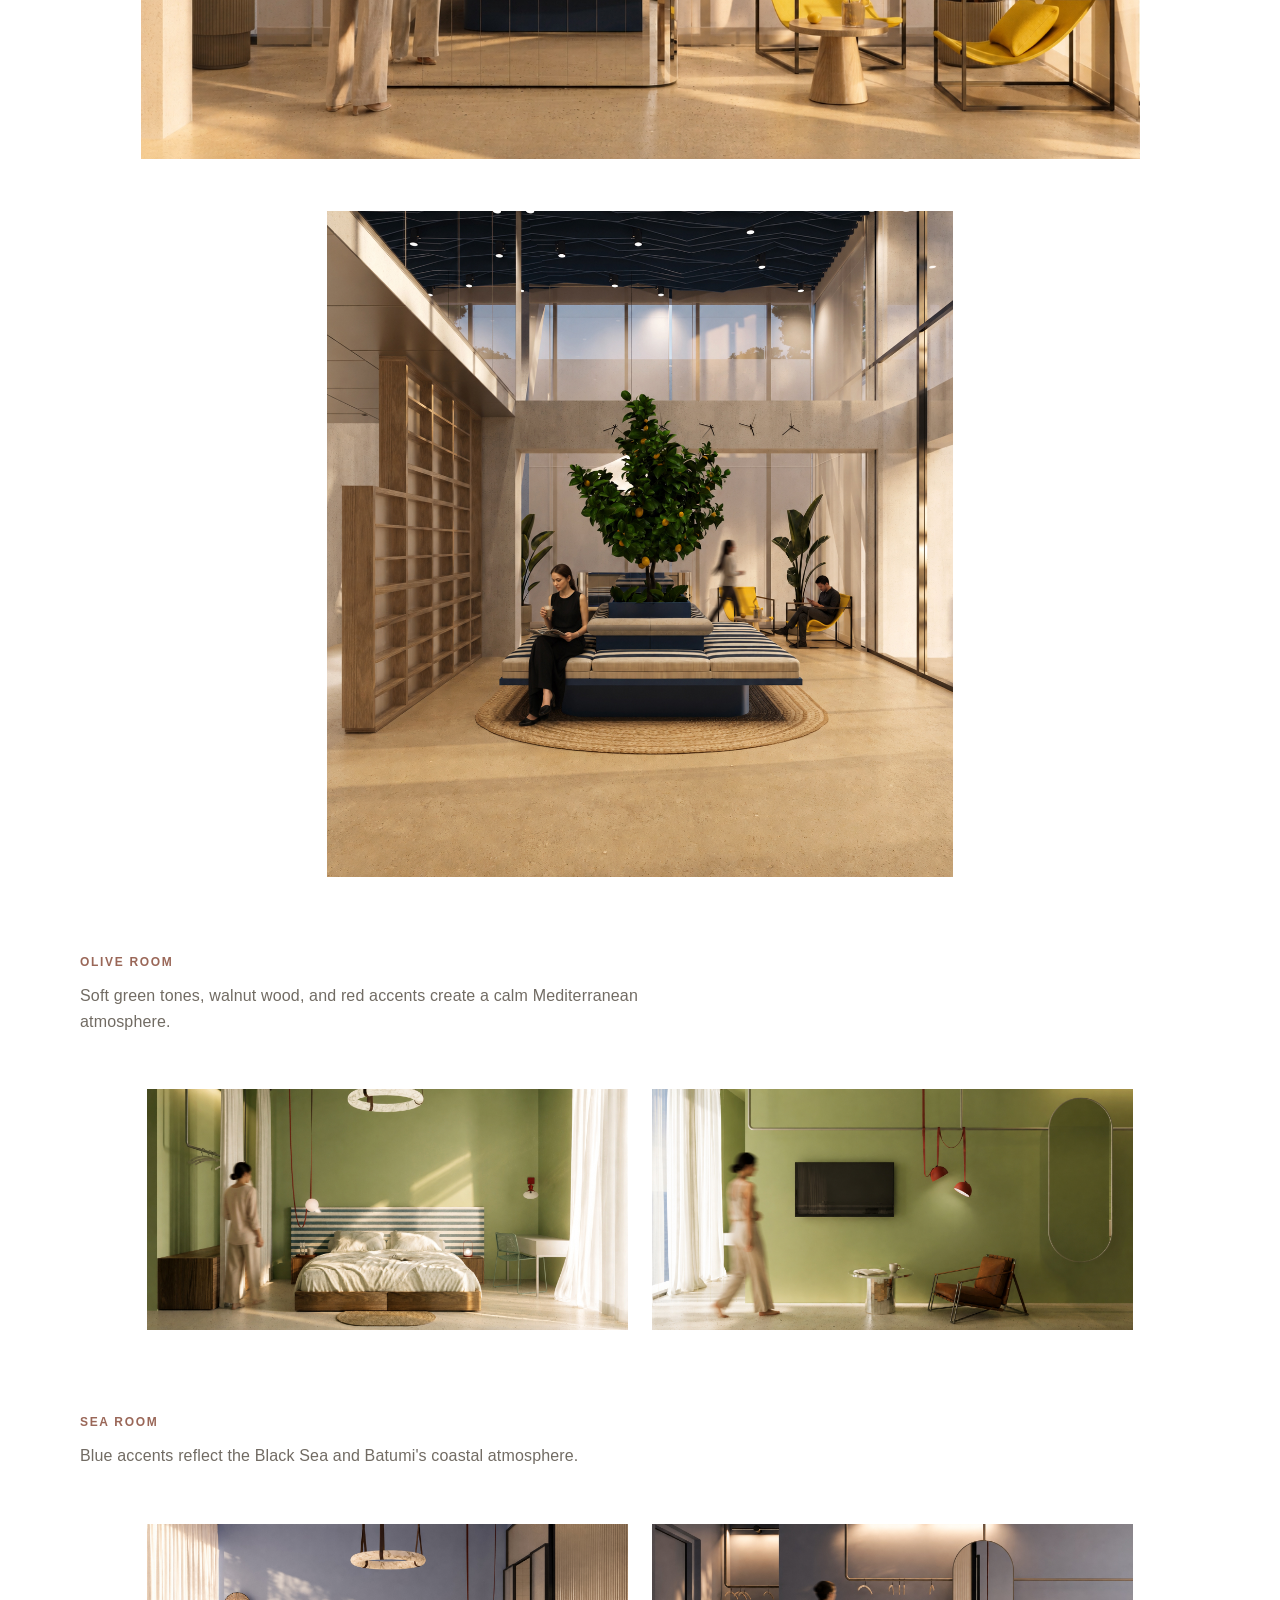
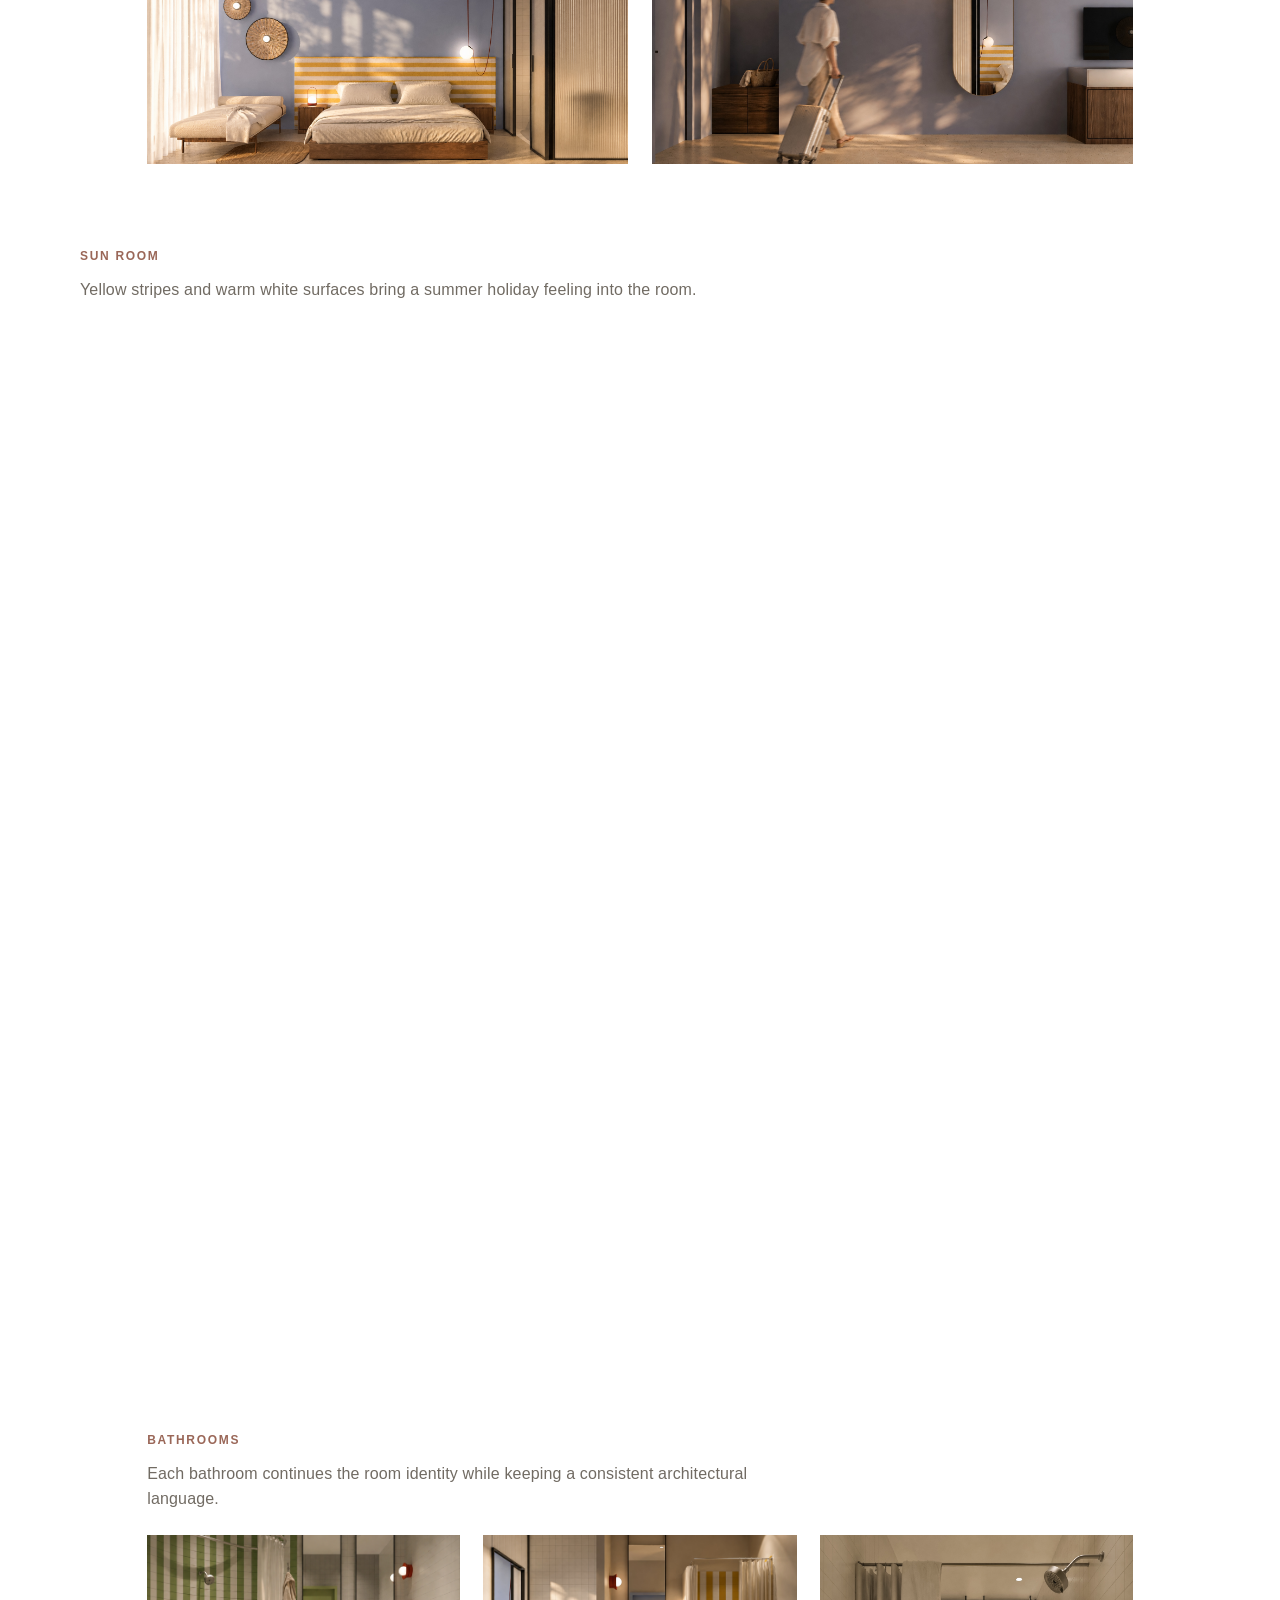
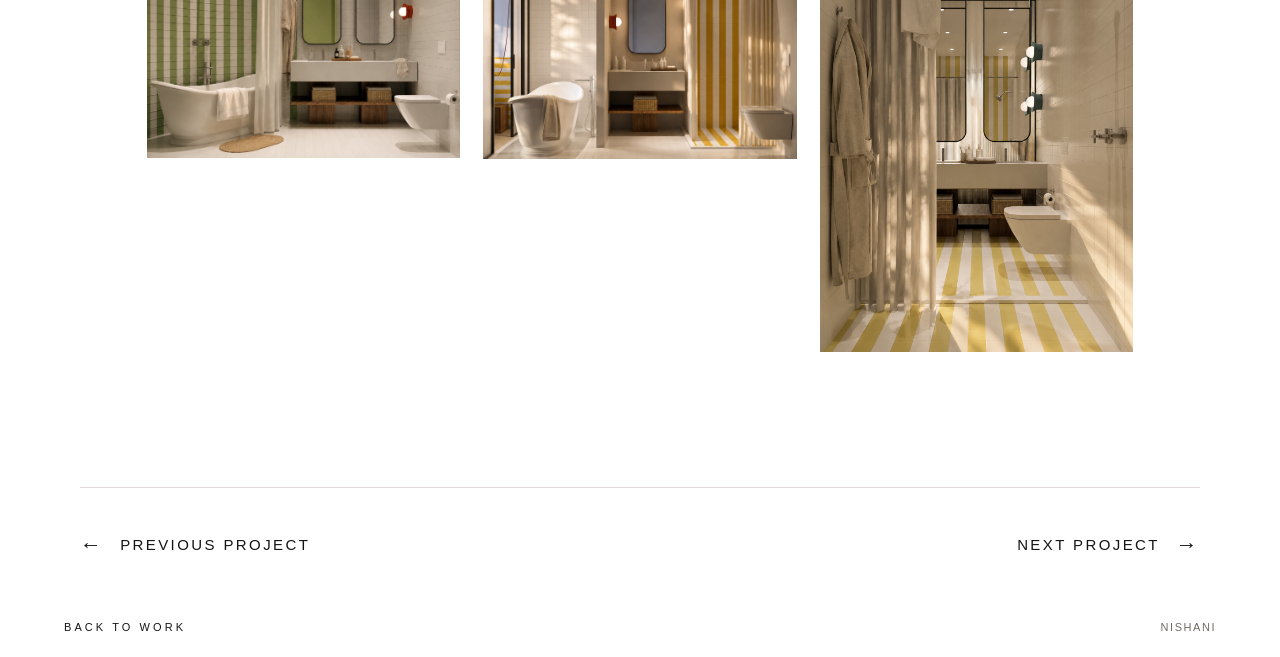
<file: mariam-n-project-rene.html>
<!doctype html>
<html lang="en">
  <head>
    <meta charset="utf-8" />
    <meta name="viewport" content="width=device-width, initial-scale=1" />
    <title>RENE / NISHANI</title>
    <link rel="icon" href="favicon.ico" sizes="any" />
    <link rel="icon" type="image/png" sizes="16x16" href="favicon-16x16.png" />
    <link rel="icon" type="image/png" sizes="32x32" href="favicon-32x32.png" />
    <link rel="icon" type="image/png" sizes="48x48" href="favicon-48x48.png" />
    <link rel="apple-touch-icon" sizes="180x180" href="apple-touch-icon.png" />
    <link rel="stylesheet" href="mariam-n-studio.css?v=image-hierarchy-1" />
  </head>
  <body class="rene-page">
    <header class="site-header">
      <nav class="nav" aria-label="Primary">
        <a href="nishani-work.html#work">Work</a>
        <a href="nishani-about.html">About</a>
        <a href="mariam-n-contact.html">Contact</a>
      </nav>
      <a class="brand" href="index.html">NISHANI<small>Interior Design Studio</small></a>
      <nav class="nav right" aria-label="Secondary"></nav>
    </header>

    <main>
      <section class="project-hero" data-reveal>
        <figure>
          <img src="rene-reception-hero.jpg" alt="RENE boutique hotel reception lounge with citrus tree and double-height glazing" />
        </figure>
        <div class="project-title">
          <p class="label">BOUTIQUE HOTEL &middot; BATUMI, GEORGIA &middot; 2024</p>
          <h1>RENE</h1>
          <p class="project-summary">
            RENE is a boutique hospitality concept in Batumi, Georgia, exploring how one architectural language can create multiple emotional experiences through color, light, and atmosphere.
          </p>
        </div>
      </section>

      <section class="standalone-render rene-render" data-reveal>
        <figure>
          <img src="rene-reception-detail.jpg" alt="RENE reception detail with mirrored desk, yellow lounge chairs, and soft afternoon light" />
        </figure>
      </section>

      <section class="standalone-render rene-render" data-reveal>
        <figure>
          <img src="rene-reception-wide.jpg" alt="RENE wide reception view with double-height lobby, central seating, and dark ceiling" />
        </figure>
      </section>

      <div class="rene-section-title" data-reveal>
        <p class="label">Olive Room</p>
        <p>Soft green tones, walnut wood, and red accents create a calm Mediterranean atmosphere.</p>
      </div>
      <section class="rene-room" data-reveal>
        <figure>
          <img src="rene-olive-room-hero.jpg" alt="RENE Olive Room bed with green walls, walnut furniture, and warm morning light" />
        </figure>
        <figure>
          <img src="rene-olive-tv-wall.jpg" alt="RENE Olive Room TV wall with green finish, red lights, and lounge chair" />
        </figure>
      </section>

      <div class="rene-section-title" data-reveal>
        <p class="label">Sea Room</p>
        <p>Blue accents reflect the Black Sea and Batumi's coastal atmosphere.</p>
      </div>
      <section class="rene-room" data-reveal>
        <figure>
          <img src="rene-sea-room-hero.jpg" alt="RENE Sea Room bed with blue wall, yellow striped headboard, and coastal light" />
        </figure>
        <figure>
          <img src="rene-sea-room-detail.jpg" alt="RENE Sea Room entry detail with blue wall, luggage, and soft shadows" />
        </figure>
      </section>

      <div class="rene-section-title" data-reveal>
        <p class="label">Sun Room</p>
        <p>Yellow stripes and warm white surfaces bring a summer holiday feeling into the room.</p>
      </div>
      <section class="rene-room" data-reveal>
        <figure>
          <img src="rene-sun-room-hero.jpg" alt="RENE Sun Room bed with yellow striped headboard and warm daylight" />
        </figure>
        <figure>
          <img src="rene-sun-room-detail.jpg" alt="RENE Sun Room bedroom detail with yellow chair, ribbed glass bathroom, and ceiling fan" />
        </figure>
      </section>

      <section class="standalone-render rene-render" data-reveal>
        <figure>
          <img src="rene-ribbed-glass-transition.jpg" alt="RENE ribbed glass partition between bedroom and bathroom showing privacy and filtered light" />
        </figure>
      </section>

      <section class="rene-bathrooms" data-reveal>
        <div class="rene-section-title">
          <p class="label">Bathrooms</p>
          <p>Each bathroom continues the room identity while keeping a consistent architectural language.</p>
        </div>
        <div class="rene-bathroom-grid">
          <figure>
            <img src="rene-olive-bathroom.jpg" alt="RENE Olive Bathroom with green striped tile, bathtub, and white vanity" />
          </figure>
          <figure>
            <img src="rene-sea-bathroom.jpg" alt="RENE Sea Bathroom with blue accents, bathtub, shower, and warm light" />
          </figure>
          <figure>
            <img src="rene-sun-bathroom.jpg" alt="RENE Sun Bathroom with yellow striped tile, shower, and soft sunlight" />
          </figure>
        </div>
      </section>

      <nav class="project-nav" aria-label="Project navigation">
        <a class="project-nav__link project-nav__link--prev" href="mariam-n-project-kurunkoo.html">
          <span aria-hidden="true">&larr;</span>
          <span>Previous Project</span>
        </a>
        <a class="project-nav__link project-nav__link--next" href="mariam-n-project-cafe.html">
          <span>Next Project</span>
          <span aria-hidden="true">&rarr;</span>
        </a>
      </nav>
    </main>

    <footer>
      <span><a href="nishani-work.html#work">Back to Work</a></span>
      <span>NISHANI</span>
    </footer>
    <script src="mariam-n-studio.js?v=motion-1"></script>
  </body>
</html>
</file>
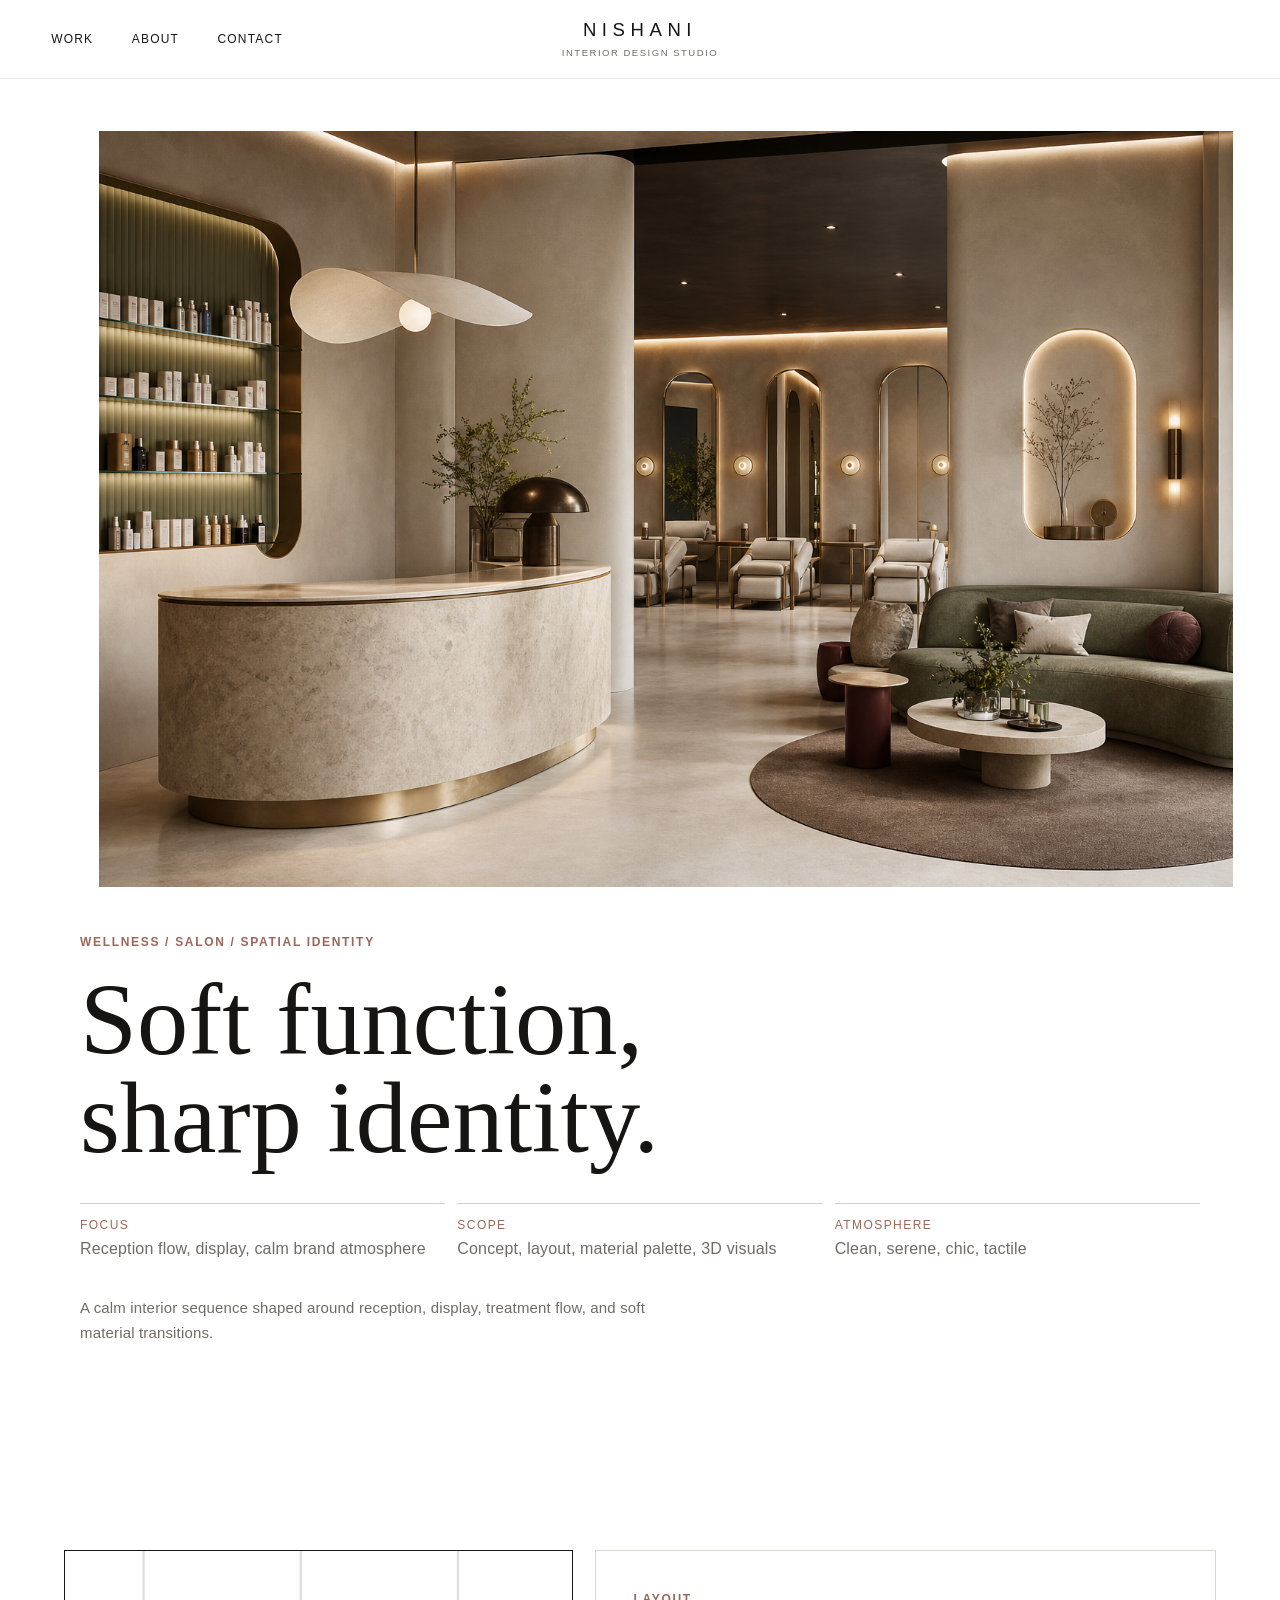
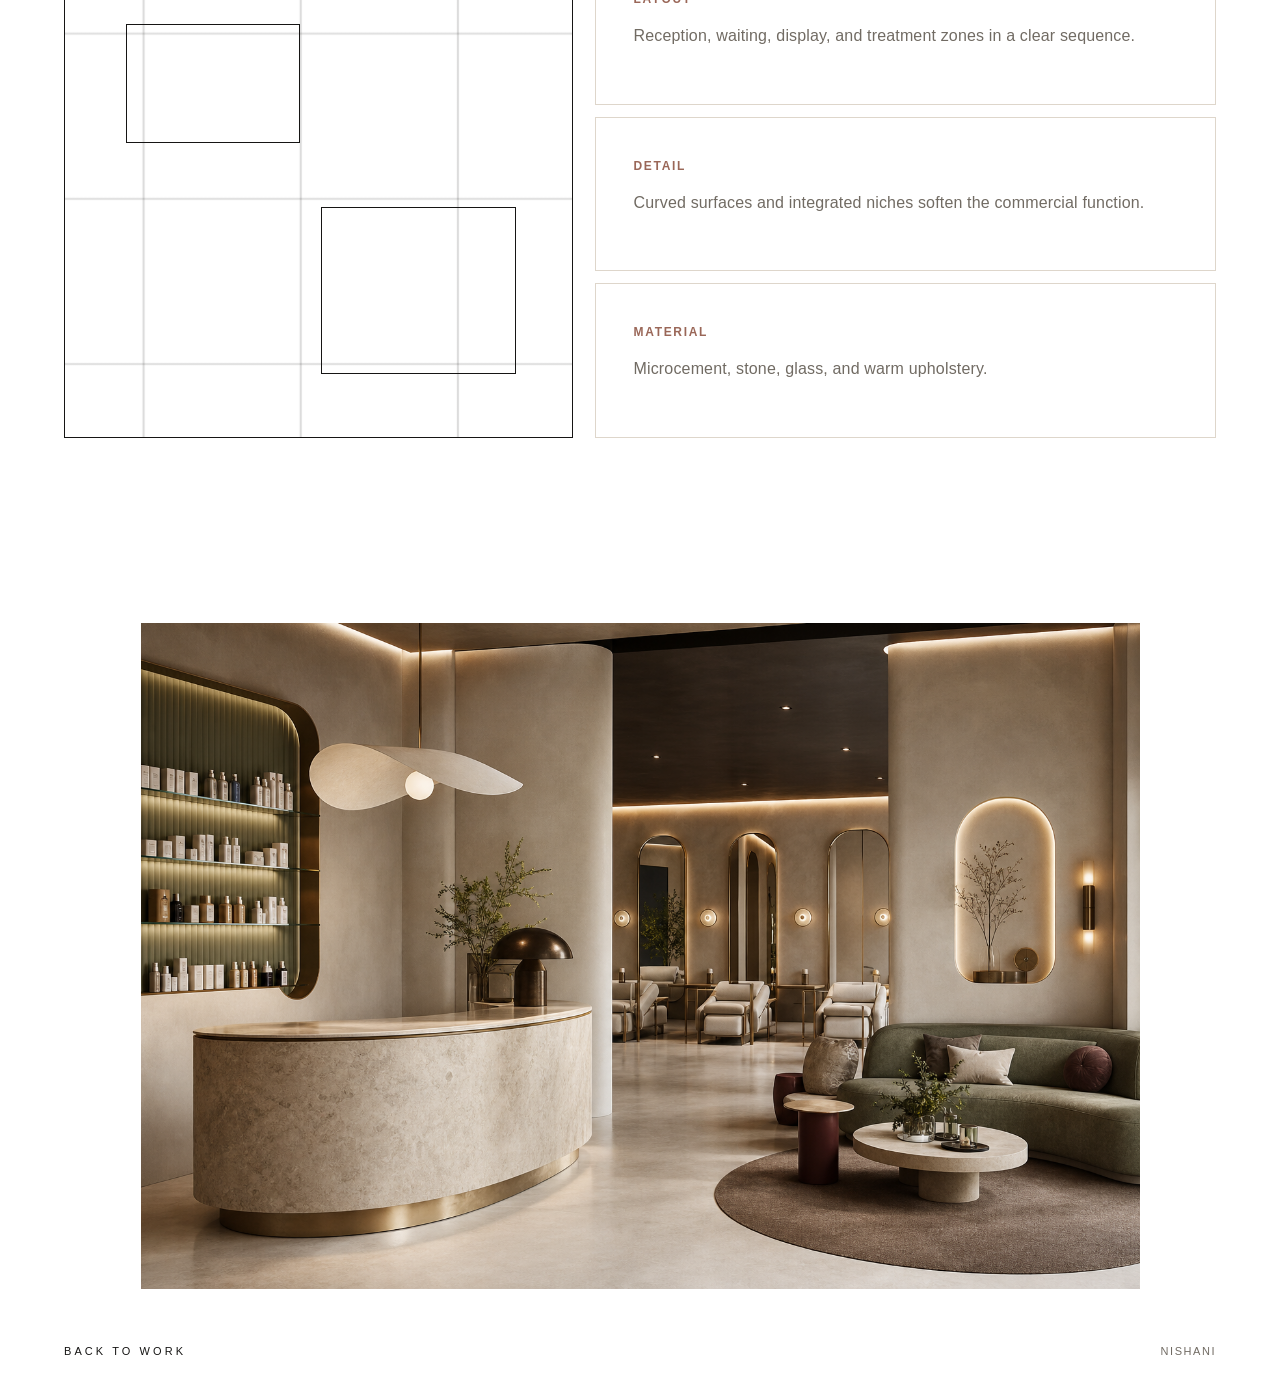
<file: mariam-n-project-wellness.html>
<!doctype html>
<html lang="en">
  <head>
    <meta charset="utf-8" />
    <meta name="viewport" content="width=device-width, initial-scale=1" />
    <title>Wellness Concept / NISHANI</title>
    <link rel="icon" href="favicon.ico" sizes="any" />
    <link rel="icon" type="image/png" sizes="16x16" href="favicon-16x16.png" />
    <link rel="icon" type="image/png" sizes="32x32" href="favicon-32x32.png" />
    <link rel="icon" type="image/png" sizes="48x48" href="favicon-48x48.png" />
    <link rel="apple-touch-icon" sizes="180x180" href="apple-touch-icon.png" />
    <link rel="stylesheet" href="mariam-n-studio.css?v=image-hierarchy-1" />
  </head>
  <body>
    <header class="site-header">
      <nav class="nav" aria-label="Primary">
        <a href="nishani-work.html#work">Work</a>
        <a href="nishani-about.html">About</a>
        <a href="mariam-n-contact.html">Contact</a>
      </nav>
      <a class="brand" href="index.html">NISHANI<small>Interior Design Studio</small></a>
      <nav class="nav right" aria-label="Secondary"></nav>
    </header>

    <main>
      <section class="project-hero" data-reveal>
        <figure>
          <img src="mariam-n-wellness-project.png" alt="Wellness salon interior with calm reception and soft material palette" />
        </figure>
        <div class="project-title">
          <p class="label">Wellness / Salon / Spatial Identity</p>
          <h1>Soft function, sharp identity.</h1>
          <dl>
            <div><dt>Focus</dt><dd>Reception flow, display, calm brand atmosphere</dd></div>
            <div><dt>Scope</dt><dd>Concept, layout, material palette, 3D visuals</dd></div>
            <div><dt>Atmosphere</dt><dd>Clean, serene, chic, tactile</dd></div>
          </dl>
          <p class="project-summary">
            A calm interior sequence shaped around reception, display, treatment flow, and soft material transitions.
          </p>
        </div>
      </section>

      <section class="drawing-grid" data-reveal>
        <div class="plan" aria-label="Abstract wellness layout drawing"></div>
        <div class="notes">
          <article class="note">
            <span class="meta">Layout</span>
            <p>Reception, waiting, display, and treatment zones in a clear sequence.</p>
          </article>
          <article class="note">
            <span class="meta">Detail</span>
            <p>Curved surfaces and integrated niches soften the commercial function.</p>
          </article>
          <article class="note">
            <span class="meta">Material</span>
            <p>Microcement, stone, glass, and warm upholstery.</p>
          </article>
        </div>
      </section>

      <section class="full-bleed" data-reveal>
        <figure>
          <img src="mariam-n-wellness-project.png" alt="Wellness interior rendering detail" />
        </figure>
      </section>
    </main>

    <footer>
      <span><a href="nishani-work.html#work">Back to Work</a></span>
      <span>NISHANI</span>
    </footer>
    <script src="mariam-n-studio.js"></script>
  </body>
</html>
</file>
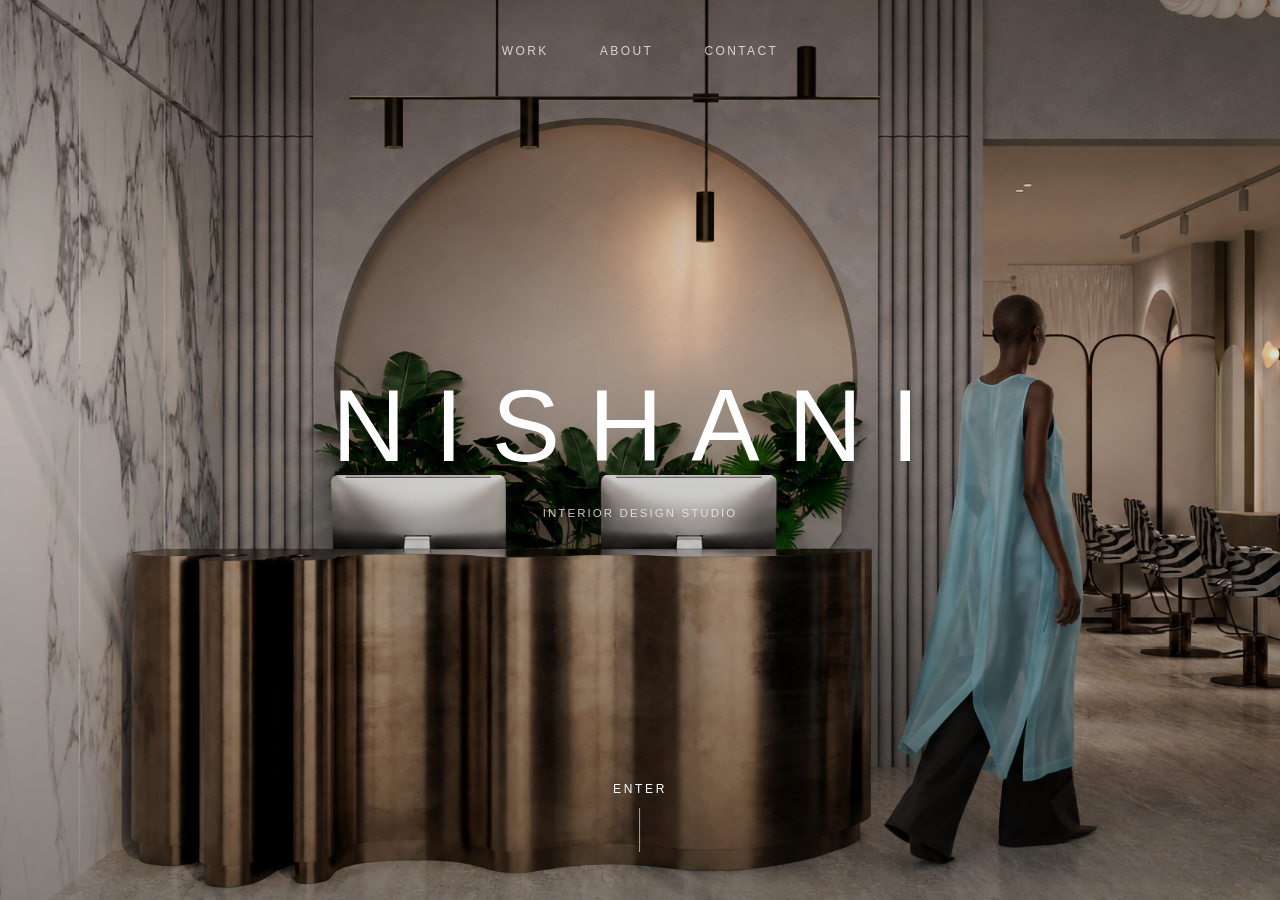
<file: mariam-n-studio.html>
<!doctype html>
<html lang="en">
  <head>
    <meta charset="utf-8" />
    <meta name="viewport" content="width=device-width, initial-scale=1" />
    <title>NISHANI - Interior Design Studio</title>
    <link rel="icon" href="favicon.ico" sizes="any" />
    <link rel="icon" type="image/png" sizes="16x16" href="favicon-16x16.png" />
    <link rel="icon" type="image/png" sizes="32x32" href="favicon-32x32.png" />
    <link rel="icon" type="image/png" sizes="48x48" href="favicon-48x48.png" />
    <link rel="apple-touch-icon" sizes="180x180" href="apple-touch-icon.png" />
    <link rel="stylesheet" href="mariam-n-studio.css?v=image-hierarchy-1" />
  </head>
  <body class="landing-page" data-enter-target="nishani-work.html">
    <main>
      <section class="landing" aria-label="Nishani landing page">
        <img class="landing-image" src="nishani-salon-reception-hero.jpg" alt="Salon reception interior with sculptural desk, arch, and figure by NISHANI" />
        <div class="landing-shade"></div>
        <header class="landing-header">
          <nav class="landing-nav" aria-label="Primary">
            <a href="nishani-work.html">Work</a>
            <a href="nishani-about.html">About</a>
            <a href="mariam-n-contact.html">Contact</a>
          </nav>
        </header>
        <a class="landing-center" href="nishani-work.html" data-reveal aria-label="Enter Nishani portfolio">
          <h1>NISHANI</h1>
          <p>Interior Design Studio</p>
        </a>
        <a class="enter-link" href="nishani-work.html" aria-label="Enter portfolio">
          Enter
          <span></span>
        </a>
      </section>
    </main>
    <script src="mariam-n-studio.js?v=motion-1"></script>
  </body>
</html>
</file>
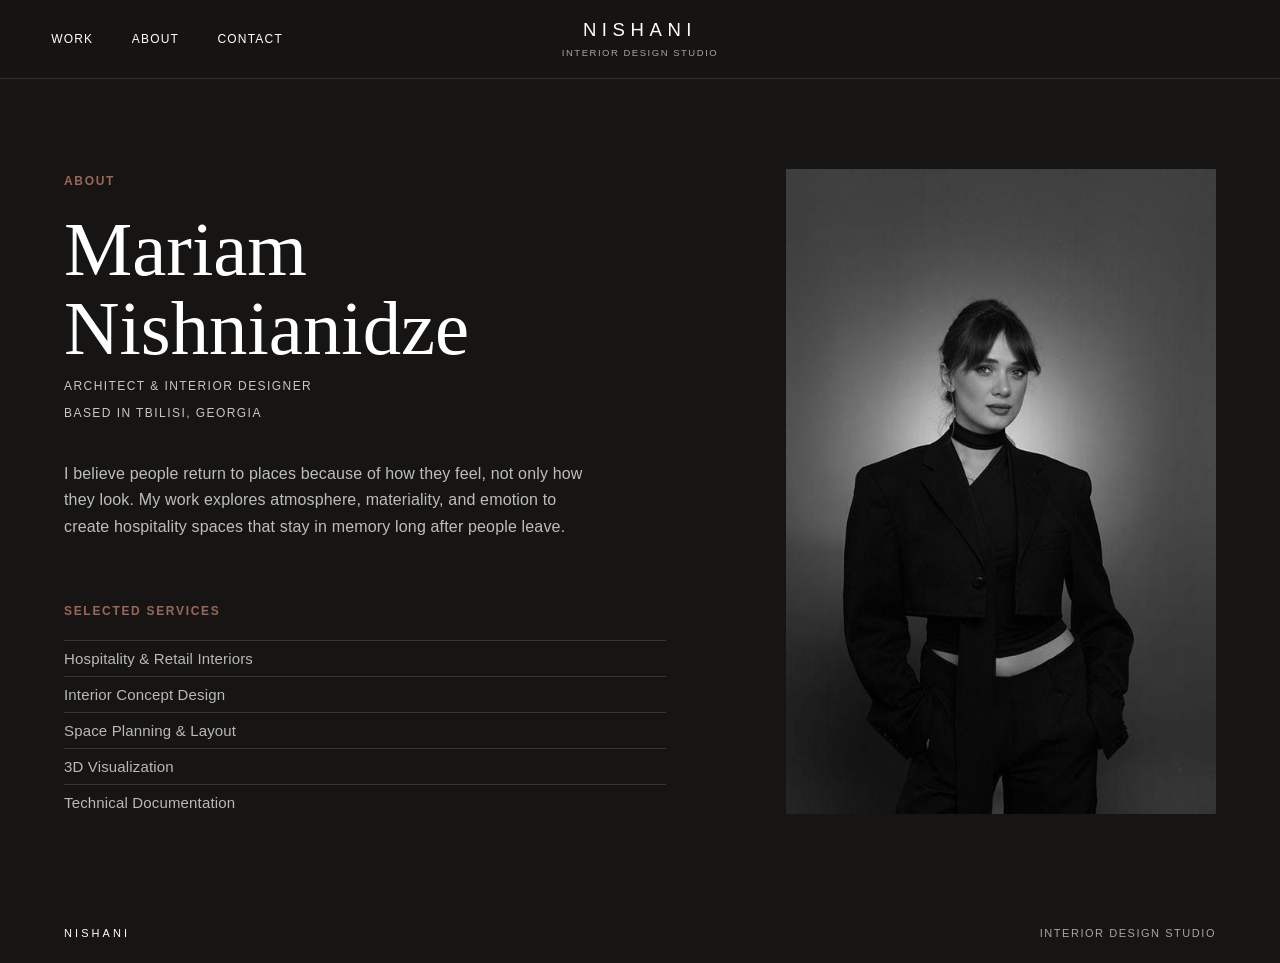
<file: nishani-about.html>
<!doctype html>
<html lang="en">
  <head>
    <meta charset="utf-8" />
    <meta name="viewport" content="width=device-width, initial-scale=1" />
    <title>About / NISHANI</title>
    <link rel="icon" href="favicon.ico" sizes="any" />
    <link rel="icon" type="image/png" sizes="16x16" href="favicon-16x16.png" />
    <link rel="icon" type="image/png" sizes="32x32" href="favicon-32x32.png" />
    <link rel="icon" type="image/png" sizes="48x48" href="favicon-48x48.png" />
    <link rel="apple-touch-icon" sizes="180x180" href="apple-touch-icon.png" />
    <link rel="stylesheet" href="mariam-n-studio.css?v=image-hierarchy-1" />
  </head>
  <body class="about-dark">
    <header class="site-header">
      <nav class="nav" aria-label="Primary">
        <a href="nishani-work.html#work">Work</a>
        <a href="nishani-about.html">About</a>
        <a href="mariam-n-contact.html">Contact</a>
      </nav>
      <a class="brand" href="index.html">NISHANI<small>Interior Design Studio</small></a>
      <nav class="nav right" aria-label="Secondary"></nav>
    </header>

    <main>
      <section class="about-editorial about-portrait-page" data-reveal>
        <div class="about-copy">
          <p class="label">About</p>
          <h1>
            Mariam Nishnianidze
          </h1>
          <p class="about-role">Architect & Interior Designer</p>
          <p class="about-location">Based in Tbilisi, Georgia</p>
          <p class="about-body">
            I believe people return to places because of how they feel, not only how they look. My work explores atmosphere, materiality, and emotion to create hospitality spaces that stay in memory long after people leave.
          </p>

          <div class="selected-services" aria-label="Selected services">
            <p class="label">Selected Services</p>
            <ul>
              <li>Hospitality & Retail Interiors</li>
              <li>Interior Concept Design</li>
              <li>Space Planning & Layout</li>
              <li>3D Visualization</li>
              <li>Technical Documentation</li>
            </ul>
          </div>
        </div>

        <figure class="about-portrait">
          <img src="mariam-nishnianidze-portrait.jpeg" alt="Portrait of Mariam Nishnianidze" />
        </figure>
      </section>
    </main>

    <footer>
      <span>NISHANI</span>
      <span>Interior Design Studio</span>
    </footer>
    <script src="mariam-n-studio.js?v=motion-1"></script>
  </body>
</html>
</file>
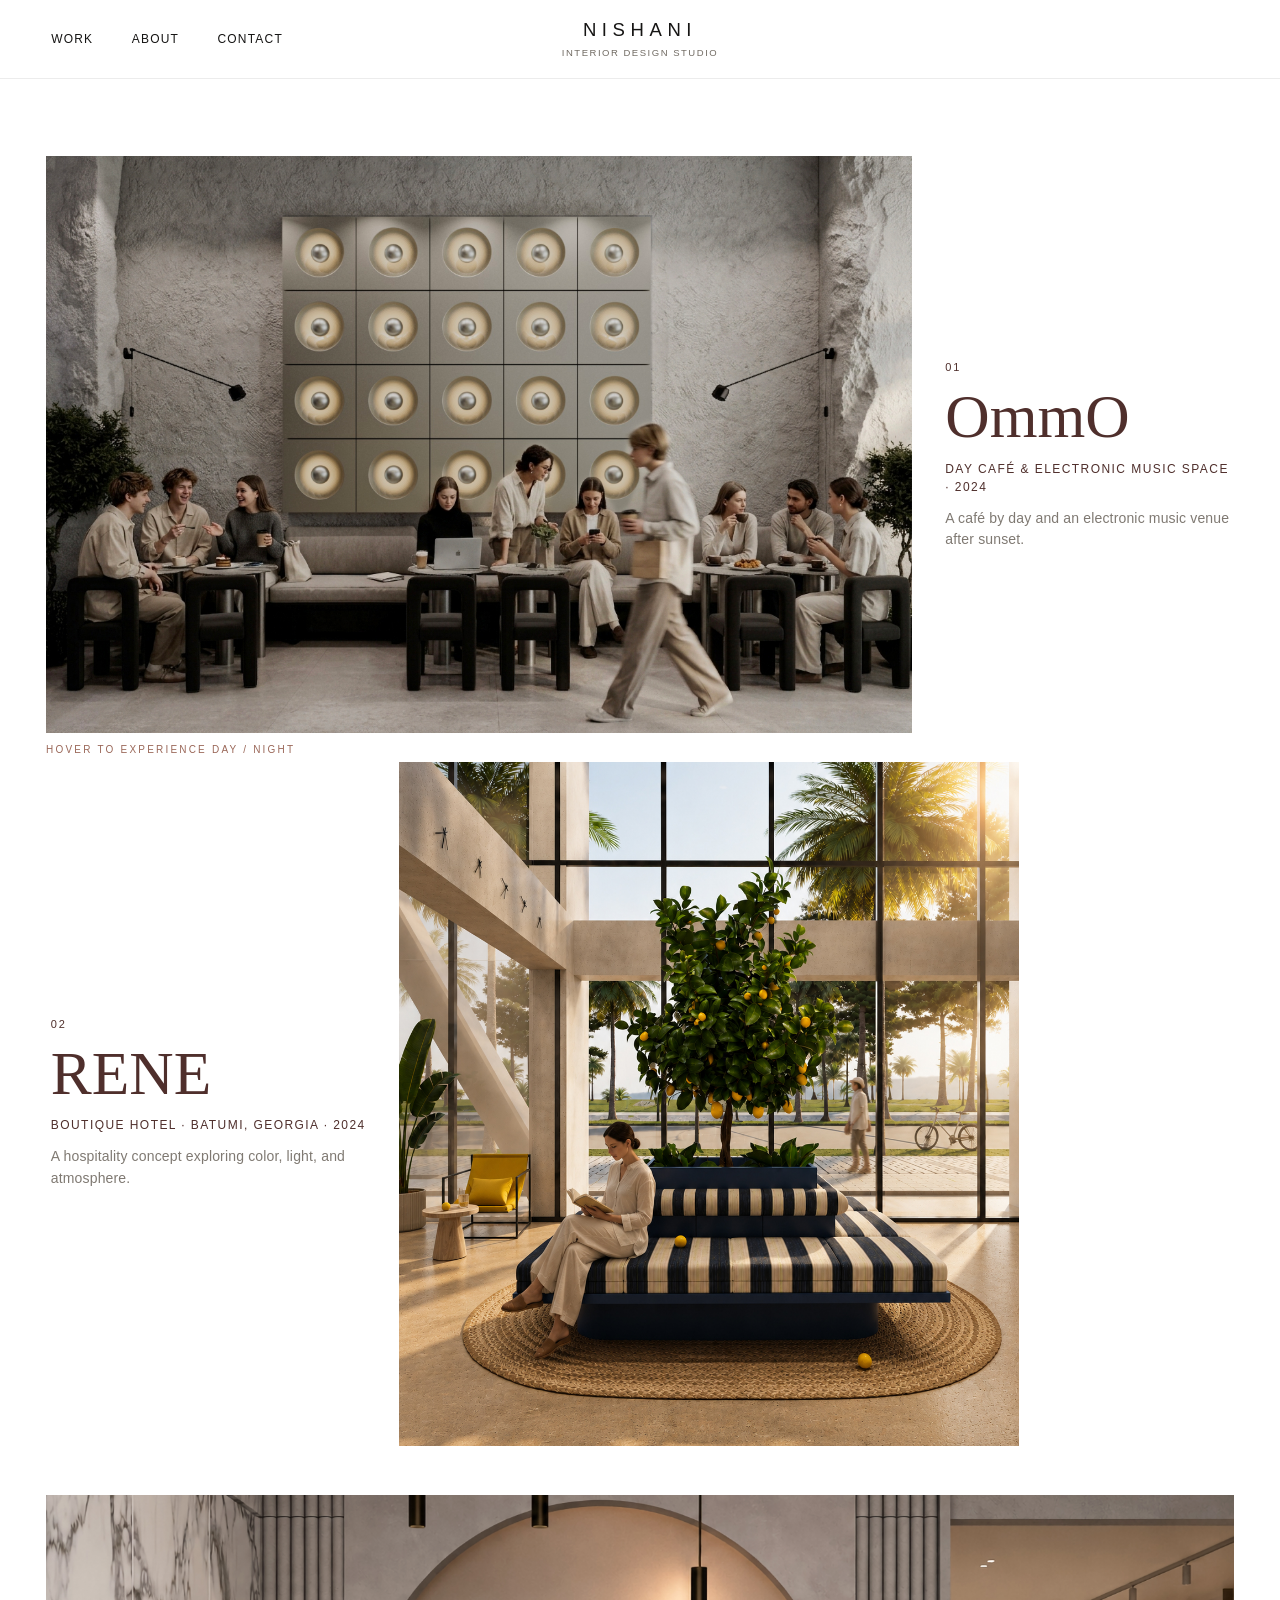
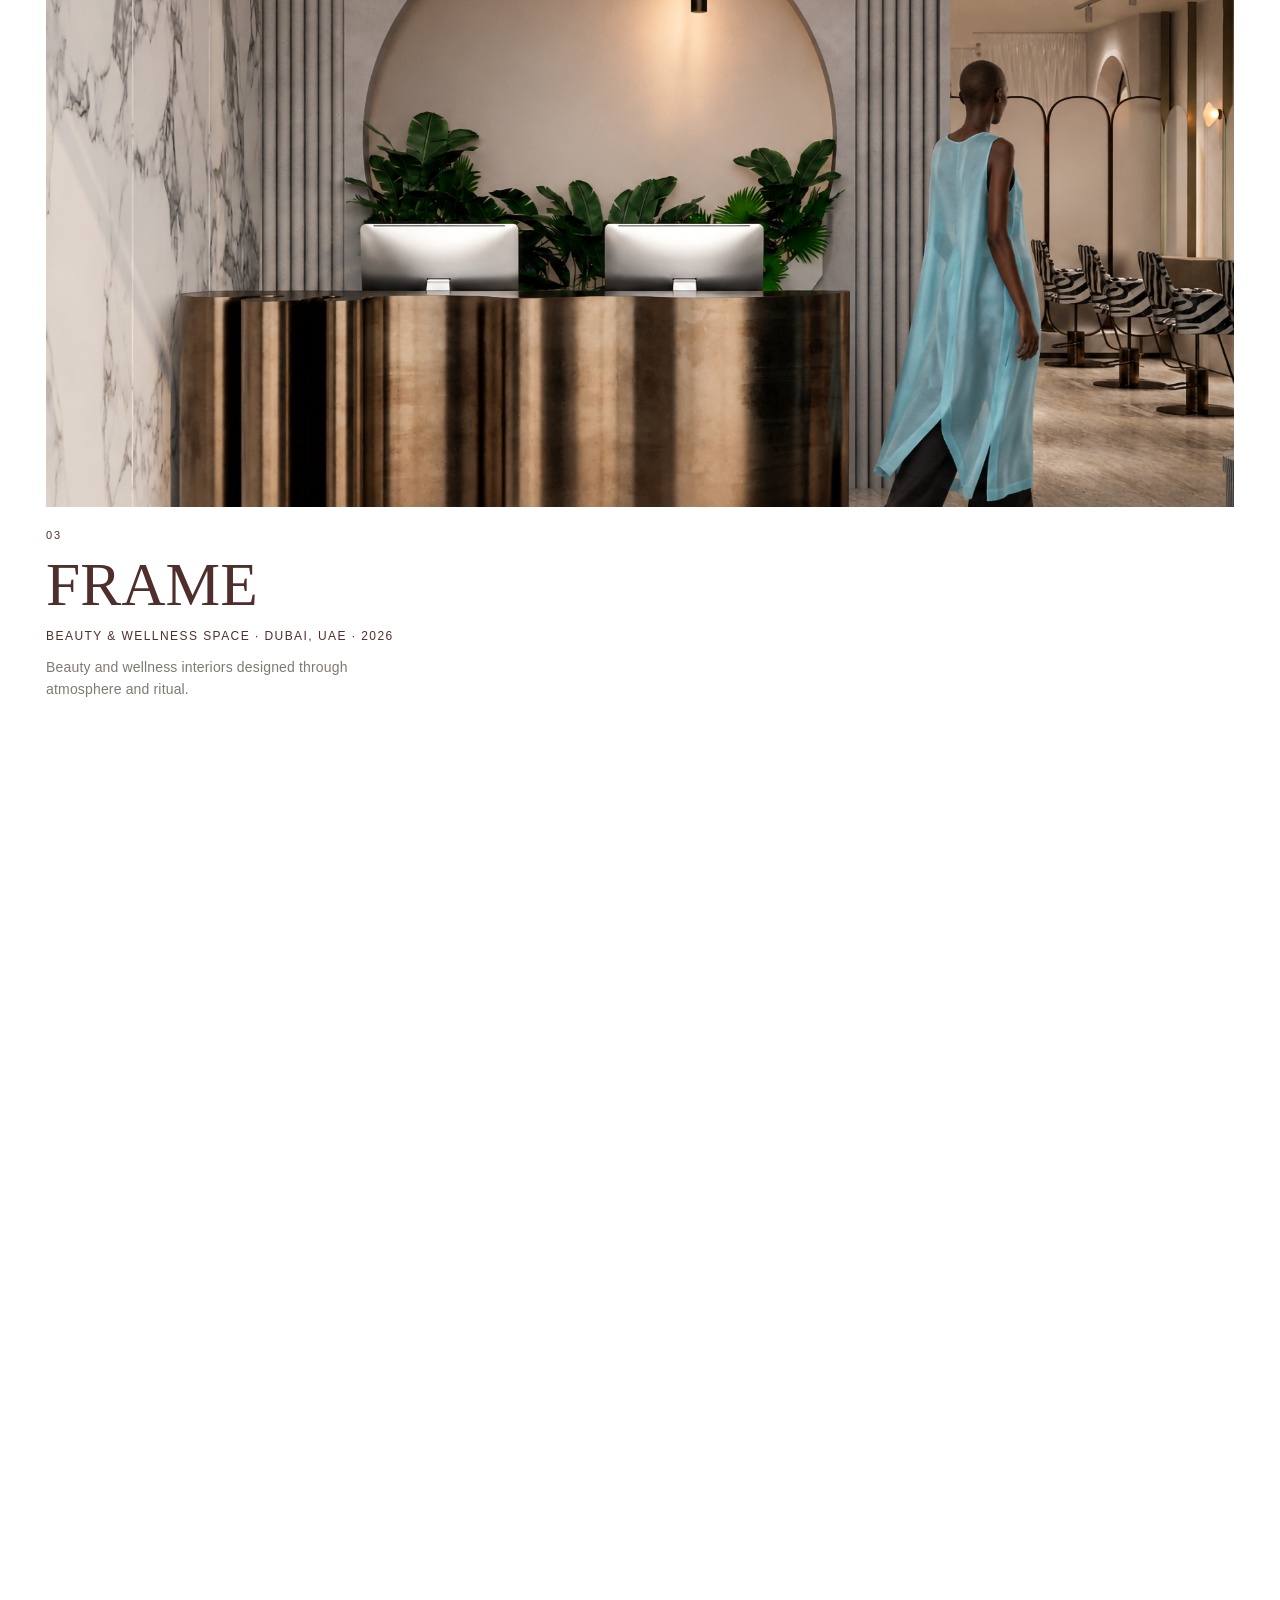
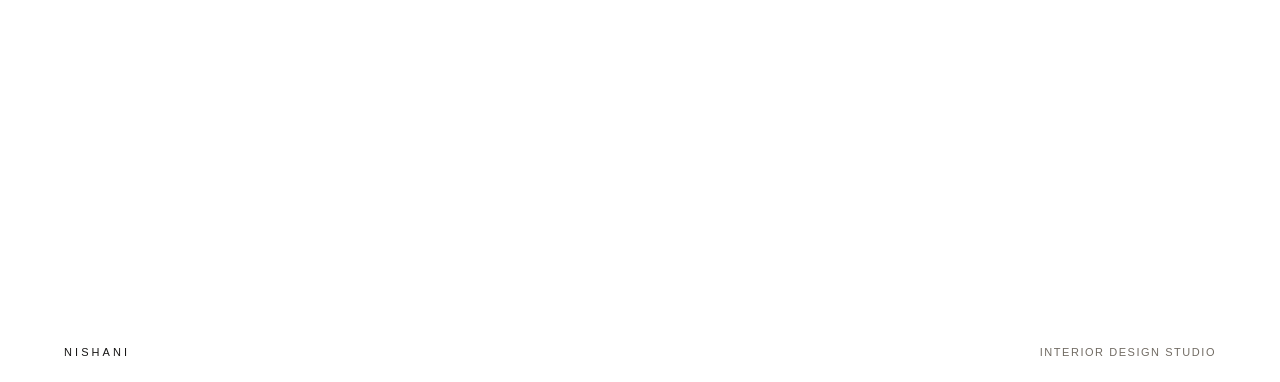
<file: nishani-work.html>
<!doctype html>
<html lang="en">
  <head>
    <meta charset="utf-8" />
    <meta name="viewport" content="width=device-width, initial-scale=1" />
    <title>Work / NISHANI</title>
    <link rel="icon" href="favicon.ico" sizes="any" />
    <link rel="icon" type="image/png" sizes="16x16" href="favicon-16x16.png" />
    <link rel="icon" type="image/png" sizes="32x32" href="favicon-32x32.png" />
    <link rel="icon" type="image/png" sizes="48x48" href="favicon-48x48.png" />
    <link rel="apple-touch-icon" sizes="180x180" href="apple-touch-icon.png" />
    <link rel="stylesheet" href="mariam-n-studio.css?v=image-hierarchy-1" />
  </head>
  <body>
    <header class="site-header">
      <nav class="nav" aria-label="Primary">
        <a href="nishani-work.html#work">Work</a>
        <a href="nishani-about.html">About</a>
        <a href="mariam-n-contact.html">Contact</a>
      </nav>
      <a class="brand" href="index.html">NISHANI<small>Interior Design Studio</small></a>
      <nav class="nav right" aria-label="Secondary"></nav>
    </header>

    <main>
      <section id="work" class="work-index" data-reveal>
        <div class="editorial-work">
          <article class="feature-project feature-project--lead feature-project--social" data-reveal>
            <div class="feature-project-media">
              <a class="day-night-trigger" href="mariam-n-project-ommo.html" aria-label="Open OmmO project">
                <figure class="day-night-hover">
                  <img class="day-image" src="ommo-hover-day.jpg" alt="OmmO daytime cafe seating with speaker wall and guests" />
                  <img class="night-image" src="ommo-hover-night.jpg" alt="" aria-hidden="true" />
                </figure>
              </a>
              <p class="motion-helper">Hover to experience day / night</p>
            </div>
            <div class="feature-project-copy">
              <span class="project-number">01</span>
              <h3><a href="mariam-n-project-ommo.html">OmmO</a></h3>
              <p class="project-category">DAY CAF&Eacute; &amp; ELECTRONIC MUSIC SPACE &middot; 2024</p>
              <p class="project-statement">A café by day and an electronic music venue after sunset.</p>
            </div>
          </article>

          <article class="feature-project feature-project--hotel" data-reveal>
            <a href="mariam-n-project-rene.html">
              <figure>
                <img src="rene-reception-hero.jpg" alt="RENE boutique hotel reception lounge with citrus tree and double-height glazing" />
              </figure>
            </a>
            <div class="feature-project-copy">
              <span class="project-number">02</span>
              <h3><a href="mariam-n-project-rene.html">RENE</a></h3>
              <p class="project-category">BOUTIQUE HOTEL &middot; BATUMI, GEORGIA &middot; 2024</p>
              <p class="project-statement">A hospitality concept exploring color, light, and atmosphere.</p>
            </div>
          </article>

          <article class="feature-project feature-project--immersive" data-reveal>
            <a href="mariam-n-project-frame.html">
              <figure>
                <img src="frame-reception-hero.jpg" alt="FRAME beauty and wellness reception with bronze desk and lounge beyond" />
              </figure>
            </a>
            <div class="feature-project-copy">
              <span class="project-number">03</span>
              <h3><a href="mariam-n-project-frame.html">FRAME</a></h3>
              <p class="project-category">BEAUTY &amp; WELLNESS SPACE &middot; DUBAI, UAE &middot; 2026</p>
              <p class="project-statement">Beauty and wellness interiors designed through atmosphere and ritual.</p>
            </div>
          </article>

          <article class="feature-project feature-project--kurunkoo" data-reveal>
            <a href="mariam-n-project-kurunkoo.html">
              <figure>
                <img src="kurunkoo-showroom-hero.jpg" alt="Kurunkoo fashion retail showroom with central bench and curated garments" />
              </figure>
            </a>
            <div class="feature-project-copy">
              <span class="project-number">04</span>
              <h3><a href="mariam-n-project-kurunkoo.html">Kurunkoo</a></h3>
              <p class="project-category">FASHION RETAIL &amp; LOUNGE SPACE &middot; MUSCAT, OMAN &middot; 2026</p>
              <p class="project-statement">Contemporary fashion retail shaped through hospitality.</p>
            </div>
          </article>

          <article class="feature-project feature-project--cinematic" data-reveal>
            <a href="mariam-n-project-cafe.html">
              <figure>
                <img src="slow-mornings-hero-bench.png" alt="Slow Mornings cafe seating with check upholstery and morning light" />
              </figure>
            </a>
            <div class="feature-project-copy">
              <span class="project-number">05</span>
              <h3><a href="mariam-n-project-cafe.html">Slow Mornings</a></h3>
              <p class="project-category">COFFEE SHOP &middot; AMSTERDAM, NETHERLANDS &middot; 2024</p>
              <p class="project-statement">A cafe interior inspired by slow rituals and everyday comfort.</p>
            </div>
          </article>
        </div>
      </section>
    </main>

    <footer>
      <span>NISHANI</span>
      <span>Interior Design Studio</span>
    </footer>
    <script src="mariam-n-studio.js?v=motion-1"></script>
  </body>
</html>
</file>
<file: mariam-n-studio.css>
:root {
  --paper: #ffffff;
  --ink: #161514;
  --muted: #716b63;
  --line: #ded6cb;
  --soft: #f5f5f3;
  --clay: #9a6758;
  --berry: #7b2948;
  --sage: #647468;
  --serif: "PP Editorial New", "Editorial New", "Source Serif 4", "Literata", "Charter", "Constantia", "Cambria", Georgia, "Times New Roman", serif;
  --identity: "PP Neue Montreal", "Neue Haas Grotesk Text", "Neue Haas Grotesk Display", "Sohne", "Suisse Int'l", "Inter Tight", "Avenir Next", "Helvetica Neue", Helvetica, Arial, sans-serif;
  --sans: "Neue Haas Grotesk Text", "Avenir Next", Avenir, "Helvetica Neue", Helvetica, Arial, sans-serif;
  --mono-sans: "Avenir Next Condensed", "Arial Narrow", "Helvetica Neue", Helvetica, Arial, sans-serif;
  --project-hero-width: min(1500px, calc(100vw - clamp(28px, 6vw, 120px)));
  --project-standard-width: min(1180px, calc(100vw - clamp(42px, 13vw, 230px)));
  --project-detail-width: min(780px, calc(100vw - clamp(56px, 18vw, 320px)));
  --project-image-spacing: clamp(18px, 2.5vw, 34px);
}

* {
  box-sizing: border-box;
}

html {
  scroll-behavior: smooth;
}

body {
  margin: 0;
  background: var(--paper);
  color: var(--ink);
  font-family: var(--sans);
  font-size: 16px;
  letter-spacing: 0.01em;
  opacity: 0;
  transition: opacity 700ms ease;
}

body.is-loaded {
  opacity: 1;
}

body.is-leaving {
  opacity: 0;
}

body.landing-page {
  overflow: hidden;
  background: var(--ink);
  transition: opacity 900ms ease;
}

body.about-dark {
  background: var(--ink);
  color: var(--paper);
}

img {
  display: block;
  width: 100%;
  height: 100%;
  object-fit: cover;
}

a {
  color: inherit;
  text-decoration: none;
}

a,
button {
  transition: color 220ms ease, border-color 220ms ease, opacity 220ms ease, transform 220ms ease;
}

a:hover {
  color: var(--clay);
}

.site-header {
  position: sticky;
  top: 0;
  z-index: 20;
  display: grid;
  grid-template-columns: 1fr auto 1fr;
  align-items: center;
  padding: 20px clamp(20px, 4vw, 60px);
  border-bottom: 1px solid rgba(22, 21, 20, 0.08);
  background: rgba(255, 255, 255, 0.9);
  backdrop-filter: blur(14px);
}

.about-dark .site-header {
  border-bottom-color: rgba(255, 255, 255, 0.12);
  background: rgba(22, 21, 20, 0.88);
  color: var(--paper);
}

.about-dark .brand small,
.about-dark footer {
  color: rgba(255, 255, 255, 0.62);
}

.brand {
  justify-self: center;
  font-family: var(--identity);
  font-size: clamp(16px, 1.45vw, 22px);
  font-weight: 500;
  letter-spacing: 0.3em;
  line-height: 1.05;
  text-align: center;
  text-transform: uppercase;
}

.brand small {
  display: block;
  margin-top: 9px;
  color: var(--muted);
  font-family: var(--identity);
  font-size: 9.5px;
  font-weight: 400;
  letter-spacing: 0.16em;
  text-align: center;
  text-transform: uppercase;
}

.nav {
  display: flex;
  gap: clamp(18px, 3vw, 42px);
  align-items: center;
  font-family: var(--mono-sans);
  font-size: 12px;
  letter-spacing: 0.1em;
  text-transform: uppercase;
}

.nav.right {
  justify-content: flex-end;
}

.landing {
  position: relative;
  min-height: 100vh;
  display: grid;
  place-items: center;
  overflow: hidden;
  background: var(--ink);
  color: var(--paper);
}

.landing-image {
  position: absolute;
  inset: 0;
  width: 100%;
  height: 100%;
  object-fit: cover;
  object-position: center center;
  transform: scale(1.025);
  filter: saturate(0.92) contrast(1.01);
  animation: landingDrift 28s ease-in-out infinite alternate;
}

.landing-video {
  position: absolute;
  inset: 0;
  z-index: 0;
  width: 100%;
  height: 100%;
  object-fit: cover;
  object-position: center center;
  filter: saturate(0.92) contrast(1.01);
}

.landing-video:not([hidden]) + .landing-image {
  opacity: 0;
}

.landing-page.is-leaving .landing-image {
  transform: scale(1.08);
  filter: saturate(0.8) contrast(1.05) brightness(0.72);
}

.landing-shade {
  position: absolute;
  inset: 0;
  background:
    linear-gradient(180deg, rgba(0, 0, 0, 0.26), rgba(0, 0, 0, 0.06) 38%, rgba(0, 0, 0, 0.36)),
    rgba(0, 0, 0, 0.08);
  transition: background 900ms ease, opacity 900ms ease;
}

.landing-page.is-leaving .landing-shade {
  opacity: 1;
  background:
    linear-gradient(180deg, rgba(0, 0, 0, 0.68), rgba(0, 0, 0, 0.48)),
    rgba(0, 0, 0, 0.42);
}

.landing-header {
  position: absolute;
  top: 0;
  left: 0;
  right: 0;
  z-index: 2;
  display: flex;
  justify-content: center;
  padding: clamp(22px, 4vw, 44px) clamp(20px, 5vw, 70px);
}

.landing-nav {
  display: flex;
  gap: clamp(24px, 4vw, 56px);
  color: rgba(245, 240, 232, 0.82);
  font-family: var(--mono-sans);
  font-size: 12px;
  letter-spacing: 0.2em;
  text-transform: uppercase;
}

.landing-nav a:hover {
  color: var(--paper);
}

.landing-wordmark {
  color: var(--paper);
  font-family: var(--identity);
  font-size: clamp(16px, 1.6vw, 24px);
  font-weight: 500;
  letter-spacing: 0.24em;
  text-align: center;
  text-transform: uppercase;
}

.landing-wordmark small {
  display: block;
  margin-top: 7px;
  color: rgba(245, 240, 232, 0.72);
  font-family: var(--identity);
  font-size: 9px;
  font-weight: 400;
  letter-spacing: 0.3em;
}

.landing-center {
  position: relative;
  z-index: 2;
  width: min(880px, calc(100vw - 40px));
  color: var(--paper);
  text-align: center;
}

.landing-page.is-leaving .landing-center,
.landing-page.is-leaving .landing-header,
.landing-page.is-leaving .enter-link {
  opacity: 0;
  transform: translateY(-10px);
  transition: opacity 620ms ease, transform 620ms ease;
}

.landing-kicker {
  margin: 0 0 18px;
  color: rgba(245, 240, 232, 0.72);
  font-family: var(--mono-sans);
  font-size: 12px;
  letter-spacing: 0.26em;
  text-transform: uppercase;
}

.landing-center h1 {
  max-width: none;
  color: var(--paper);
  font-family: var(--identity);
  font-size: clamp(42px, 8vw, 112px);
  font-weight: 500;
  letter-spacing: 0.28em;
  line-height: 0.95;
  text-transform: uppercase;
}

.landing-center p:not(.landing-kicker) {
  max-width: 560px;
  margin: 30px auto 0;
  color: rgba(245, 240, 232, 0.82);
  font-family: var(--identity);
  font-size: clamp(10px, 0.9vw, 13px);
  font-weight: 400;
  letter-spacing: 0.18em;
  text-transform: uppercase;
}

.enter-link {
  position: absolute;
  left: 50%;
  bottom: clamp(24px, 5vw, 48px);
  z-index: 2;
  display: grid;
  gap: 12px;
  justify-items: center;
  color: var(--paper);
  font-family: var(--mono-sans);
  font-size: 12px;
  letter-spacing: 0.22em;
  text-transform: uppercase;
  transform: translateX(-50%);
}

.enter-link span {
  width: 1px;
  height: 44px;
  background: rgba(245, 240, 232, 0.64);
  transform-origin: top;
  animation: enterLine 1.8s ease-in-out infinite;
}

@keyframes landingDrift {
  from {
    transform: scale(1.025) translate3d(0, 0, 0);
  }

  to {
    transform: scale(1.055) translate3d(-0.8%, -0.4%, 0);
  }
}

@keyframes enterLine {
  0%, 100% {
    transform: scaleY(0.35);
    opacity: 0.55;
  }

  50% {
    transform: scaleY(1);
    opacity: 1;
  }
}

.hero {
  min-height: calc(100vh - 76px);
  display: grid;
  grid-template-columns: minmax(0, 0.72fr) minmax(380px, 1.28fr);
}

.work-intro {
  min-height: calc(72vh - 76px);
  display: flex;
  flex-direction: column;
  justify-content: flex-end;
  padding-bottom: clamp(54px, 9vw, 118px);
}

.work-intro h1 {
  max-width: 1160px;
}

.work-index {
  padding-top: clamp(42px, 6vw, 82px);
  padding-inline: clamp(16px, 3.6vw, 56px);
}

.work-label {
  margin-bottom: clamp(22px, 3vw, 40px);
}

.hero-copy {
  display: flex;
  flex-direction: column;
  justify-content: center;
  padding: clamp(42px, 7vw, 96px) clamp(22px, 5vw, 72px);
}

.label,
.meta {
  color: var(--clay);
  font-family: var(--mono-sans);
  font-size: 12px;
  font-weight: 700;
  letter-spacing: 0.14em;
  text-transform: uppercase;
}

.label {
  margin: 0 0 18px;
}

h1,
h2,
h3 {
  margin: 0;
  font-family: var(--serif);
  font-weight: 400;
}

h1 {
  max-width: 780px;
  font-size: clamp(48px, 8vw, 104px);
  line-height: 0.96;
  letter-spacing: 0;
}

h2 {
  font-size: clamp(36px, 5.4vw, 74px);
  line-height: 1.02;
  letter-spacing: 0;
}

h3 {
  font-size: clamp(26px, 3.4vw, 44px);
  line-height: 1.08;
  letter-spacing: 0;
}

p {
  color: var(--muted);
  line-height: 1.65;
  font-weight: 400;
}

.intro {
  max-width: 570px;
  margin: 30px 0 0;
  font-size: 18px;
}

.hero-image {
  min-height: 540px;
  overflow: hidden;
}

.hero-image img,
.work-card img,
.feature-project img,
.project-hero img,
.full-bleed img,
.gallery-two img {
  transform: scale(1.018);
  transition: transform 1800ms cubic-bezier(.2,.65,.2,1), filter 900ms ease, opacity 700ms ease;
}

.is-loaded .hero-image img,
.work-card:hover img,
.feature-project:hover img,
.project-hero img,
.full-bleed img,
.gallery-two img {
  transform: scale(1);
}

section {
  padding: clamp(86px, 12vw, 160px) clamp(20px, 5vw, 78px);
}

.section-head {
  display: grid;
  grid-template-columns: minmax(0, 0.7fr) minmax(280px, 0.3fr);
  gap: 30px;
  align-items: end;
  margin-bottom: 42px;
}

.section-head p {
  margin: 0;
}

.work-grid {
  display: grid;
  grid-template-columns: repeat(12, 1fr);
  gap: 18px;
}

.work-card {
  display: grid;
  gap: 16px;
}

.work-card a figure {
  transition: opacity 420ms ease, transform 900ms cubic-bezier(.2,.65,.2,1);
}

.work-card a:hover figure {
  opacity: 0.94;
  transform: translateY(-2px);
}

.editorial-work {
  display: grid;
  gap: clamp(18px, 2.5vw, 32px);
}

.feature-project {
  display: grid;
  grid-template-columns: minmax(0, 0.72fr) minmax(220px, 0.28fr);
  gap: clamp(16px, 2.4vw, 34px);
  align-items: center;
  --project-accent: #4f2f2c;
  --project-accent-hover: #673832;
  cursor: pointer;
}

.feature-project--social {
  width: min(1320px, 100%);
  margin-inline: auto;
  grid-template-columns: minmax(0, 0.66fr) minmax(260px, 0.28fr);
  gap: clamp(18px, 2.6vw, 40px);
  justify-content: center;
}

.feature-project:nth-child(even) {
  grid-template-columns: minmax(220px, 0.28fr) minmax(0, 0.72fr);
  align-items: center;
}

.feature-project--lead {
  grid-template-columns: minmax(0, 0.75fr) minmax(210px, 0.25fr);
}

.feature-project--wide {
  grid-template-columns: minmax(0, 0.76fr) minmax(210px, 0.24fr);
}

.feature-project--portrait figure {
  min-height: clamp(500px, 68vh, 820px);
}

.feature-project--hotel {
  grid-template-columns: minmax(0, 0.44fr) minmax(240px, 0.34fr);
  justify-content: center;
}

.feature-project--hotel figure {
  width: min(520px, 100%);
  min-height: clamp(620px, 76vh, 860px);
  justify-self: end;
}

.feature-project--hotel .feature-project-copy {
  justify-self: start;
}

.feature-project--cinematic {
  grid-template-columns: minmax(230px, 0.27fr) minmax(0, 0.73fr);
}

.feature-project--cinematic figure {
  grid-column: 2;
  min-height: clamp(430px, 56vh, 640px);
}

.feature-project--cinematic .feature-project-copy {
  grid-column: 1;
  grid-row: 1;
  justify-self: end;
}

.feature-project--immersive {
  grid-template-columns: minmax(0, 0.82fr) minmax(220px, 0.18fr);
  align-items: end;
  padding-top: clamp(18px, 2vw, 34px);
}

.feature-project--immersive figure {
  min-height: clamp(520px, 70vh, 820px);
}

.feature-project--immersive .feature-project-copy {
  align-self: end;
  padding-bottom: clamp(14px, 2vw, 32px);
}

.feature-project figure {
  grid-column: auto;
  margin: 0;
  min-height: clamp(430px, 60vh, 700px);
  overflow: hidden;
  background: var(--soft);
}

.feature-project--lead figure {
  min-height: clamp(460px, 64vh, 760px);
}

.feature-project-media {
  display: grid;
  gap: 10px;
}

.feature-project-media > a {
  display: block;
  color: inherit;
}

.feature-project figure img {
  width: 100%;
  height: 100%;
  object-fit: cover;
  transform: scale(1);
  transition: transform 2200ms cubic-bezier(.2,.65,.2,1), filter 1200ms ease;
}

.feature-project:hover figure img {
  transform: scale(1.028) translate3d(-0.35%, -0.25%, 0);
  filter: brightness(0.95) saturate(0.96);
}

.day-night-hover {
  position: relative;
  isolation: isolate;
}

.day-night-hover .day-image,
.day-night-hover .night-image {
  display: block;
}

.day-night-hover .night-image {
  position: absolute;
  inset: 0;
  z-index: 1;
  opacity: 0;
  transition: opacity 1400ms ease, transform 1500ms cubic-bezier(.2,.65,.2,1), filter 1400ms ease;
}

.day-night-hover .day-image {
  transition: transform 1500ms cubic-bezier(.2,.65,.2,1), filter 1400ms ease;
}

.feature-project--social:hover .day-night-hover img {
  transform: scale(1);
  filter: none;
}

.feature-project--social .day-night-trigger:hover .day-image,
.feature-project--social .day-night-trigger:focus-visible .day-image {
  transform: scale(1.018);
  filter: brightness(0.92) saturate(0.95);
}

.feature-project--social .day-night-trigger:hover .night-image,
.feature-project--social .day-night-trigger:focus-visible .night-image {
  opacity: 1;
  transform: scale(1.026) translate3d(-0.2%, -0.15%, 0);
}

.motion-helper {
  margin: 0;
  color: var(--clay);
  font-family: var(--mono-sans);
  font-size: 10px;
  letter-spacing: 0.22em;
  line-height: 1.4;
  text-transform: uppercase;
}

@media (hover: none) {
  .day-night-hover .night-image {
    display: none;
  }

  .motion-helper {
    display: none;
  }
}

.feature-project:nth-child(even) figure {
  grid-column: 2;
}

.feature-project-copy {
  grid-column: auto;
  width: min(320px, 100%);
  padding-bottom: 0;
  align-self: center;
}

.feature-project:nth-child(even) .feature-project-copy {
  grid-column: 1;
  grid-row: 1;
  justify-self: end;
  padding-top: 0;
  padding-bottom: 0;
}

.feature-project--hotel {
  grid-template-columns: minmax(230px, 0.32fr) minmax(0, 0.46fr);
  gap: clamp(12px, 2.2vw, 34px);
  justify-content: center;
  margin-top: clamp(-30px, -2.1vw, -20px);
}

.feature-project--hotel figure {
  grid-column: 2;
  width: min(620px, 100%);
  height: clamp(600px, 76vh, 850px);
  justify-self: start;
}

.feature-project--hotel .feature-project-copy {
  grid-column: 1;
  grid-row: 1;
  justify-self: end;
}

.feature-project--cinematic {
  grid-template-columns: minmax(0, 0.62fr) minmax(220px, 0.27fr);
  gap: clamp(18px, 2.6vw, 36px);
}

.feature-project--cinematic figure {
  grid-column: 1;
  height: clamp(360px, 48vh, 540px);
  min-height: 0;
}

.feature-project--cinematic .feature-project-copy {
  grid-column: 2;
  grid-row: 1;
  justify-self: start;
}

.feature-project--cinematic figure img {
  height: 100%;
}

.feature-project.feature-project--immersive {
  grid-template-columns: 1fr;
  gap: clamp(14px, 1.8vw, 24px);
  padding-block: clamp(10px, 1.3vw, 20px);
}

.feature-project.feature-project--immersive figure {
  grid-column: 1;
  height: clamp(500px, 68vh, 720px);
  min-height: 0;
}

.feature-project.feature-project--immersive .feature-project-copy {
  grid-column: 1;
  grid-row: 2;
  width: min(430px, 100%);
  justify-self: start;
  padding-bottom: 0;
}

.feature-project.feature-project--immersive figure img {
  height: 100%;
}

.feature-project-copy .project-category {
  max-width: 440px;
  margin: 10px 0 0;
  color: var(--project-accent);
  font-family: var(--mono-sans);
  font-size: 12px;
  letter-spacing: 0.12em;
  line-height: 1.5;
  text-transform: uppercase;
  transition: color 520ms ease;
}

.feature-project-copy .project-statement {
  max-width: 340px;
  margin: 12px 0 0;
  color: rgba(106, 99, 91, 0.86);
  font-size: 14px;
  line-height: 1.55;
}

.feature-project-copy h3 {
  margin-top: 10px;
  color: var(--project-accent);
  font-size: clamp(34px, 4.8vw, 68px);
  transition: color 520ms ease;
}

.feature-project:hover .feature-project-copy h3,
.feature-project:hover .feature-project-copy .project-category,
.feature-project:hover .project-number {
  color: var(--project-accent-hover);
}

.project-number {
  display: block;
  color: var(--project-accent);
  font-family: var(--mono-sans);
  font-size: 11px;
  letter-spacing: 0.16em;
  line-height: 1;
  transition: color 520ms ease;
}

.feature-project-copy .text-link {
  display: inline-block;
  margin-top: 26px;
  border-bottom: 1px solid currentColor;
  padding-bottom: 5px;
  font-family: var(--mono-sans);
  font-size: 12px;
  letter-spacing: 0.14em;
  text-transform: uppercase;
}

.work-card:nth-child(1) {
  grid-column: span 7;
}

.work-card:nth-child(2) {
  grid-column: span 5;
  padding-top: 76px;
}

.work-card:nth-child(3) {
  grid-column: 3 / span 8;
}

.work-card figure {
  margin: 0;
  aspect-ratio: 4 / 3;
  overflow: hidden;
  background: var(--soft);
}

.work-card:nth-child(2) figure {
  aspect-ratio: 4 / 5;
}

.work-card p {
  max-width: 720px;
  margin: 10px 0 0;
}

.split {
  display: grid;
  grid-template-columns: minmax(280px, 0.8fr) minmax(0, 1.2fr);
  gap: clamp(32px, 6vw, 84px);
  align-items: start;
  border-top: 1px solid var(--line);
  border-bottom: 1px solid var(--line);
}

.monogram {
  width: min(260px, 66vw);
  aspect-ratio: 1;
  display: grid;
  place-items: center;
  border: 1px solid var(--ink);
  font-family: var(--serif);
  font-size: clamp(54px, 9vw, 92px);
  letter-spacing: 0.12em;
}

.portrait-placeholder {
  width: min(360px, 72vw);
  aspect-ratio: 4 / 5;
  background:
    linear-gradient(135deg, rgba(22, 21, 20, 0.05), rgba(22, 21, 20, 0.015)),
    var(--soft);
}

.about-editorial {
  min-height: calc(100vh - 76px);
  display: grid;
  grid-template-columns: minmax(0, 0.62fr) minmax(300px, 0.38fr);
  gap: clamp(44px, 8vw, 110px);
  align-items: center;
  background: var(--ink);
  color: var(--paper);
}

.about-copy h1 {
  max-width: 900px;
  color: var(--paper);
  font-size: clamp(40px, 6.5vw, 86px);
  line-height: 1.02;
}

.about-body {
  max-width: 620px;
  margin: clamp(28px, 4vw, 46px) 0 0;
  color: rgba(255, 255, 255, 0.72);
  font-size: 18px;
}

.founder-statement {
  max-width: 560px;
  margin: 18px 0 0;
  color: rgba(255, 255, 255, 0.58);
}

.about-aside {
  display: grid;
  gap: clamp(28px, 4vw, 46px);
  align-self: end;
}

.portrait-dark {
  width: min(340px, 100%);
  justify-self: end;
  background:
    linear-gradient(135deg, rgba(255, 255, 255, 0.09), rgba(255, 255, 255, 0.025)),
    #24211e;
}

.about-portrait-page {
  min-height: calc(100vh - 76px);
  grid-template-columns: minmax(0, 0.56fr) minmax(280px, 0.44fr);
  gap: clamp(34px, 6vw, 88px);
  padding-top: clamp(42px, 6vw, 78px);
  padding-bottom: clamp(42px, 6vw, 78px);
}

.about-portrait-page .about-copy h1 {
  max-width: 620px;
  font-size: clamp(44px, 6vw, 78px);
  line-height: 1.03;
}

.about-role,
.about-location {
  margin: 10px 0 0;
  color: rgba(255, 255, 255, 0.76);
  font-family: var(--mono-sans);
  font-size: 12px;
  letter-spacing: 0.12em;
  line-height: 1.45;
  text-transform: uppercase;
}

.about-portrait-page .about-body {
  max-width: 520px;
  margin-top: clamp(26px, 3vw, 38px);
  font-size: 16px;
  line-height: 1.65;
}

.selected-services {
  margin-top: clamp(34px, 5vw, 62px);
}

.selected-services ul {
  display: grid;
  gap: 9px;
  margin: 18px 0 0;
  padding: 0;
  list-style: none;
  color: rgba(255, 255, 255, 0.7);
  font-size: 15px;
}

.selected-services li {
  padding-top: 9px;
  border-top: 1px solid rgba(154, 103, 88, 0.34);
}

.about-portrait {
  width: min(430px, 100%);
  margin: 0;
  justify-self: end;
  align-self: center;
  overflow: hidden;
  background: #24211e;
}

.about-portrait img {
  width: 100%;
  height: auto;
  object-fit: contain;
  filter: grayscale(1);
}

.founder-list {
  display: grid;
  gap: 22px;
  margin: 0;
}

.founder-list div {
  border-top: 1px solid rgba(255, 255, 255, 0.16);
  padding-top: 16px;
}

.founder-list dt {
  color: rgba(255, 255, 255, 0.48);
  font-family: var(--mono-sans);
  font-size: 12px;
  letter-spacing: 0.16em;
  text-transform: uppercase;
}

.founder-list dd {
  margin: 8px 0 0;
  color: var(--paper);
  font-family: var(--serif);
  font-size: clamp(24px, 3vw, 38px);
  line-height: 1.14;
}

.founder-list dd span {
  display: block;
}

.large-copy {
  margin: 0 0 24px;
  color: var(--ink);
  font-family: var(--serif);
  font-size: clamp(30px, 4.6vw, 58px);
  line-height: 1.12;
  letter-spacing: 0;
}

.discipline-grid {
  display: grid;
  grid-template-columns: repeat(4, minmax(0, 1fr));
  border-top: 1px solid var(--line);
  border-left: 1px solid var(--line);
}

.discipline {
  min-height: 250px;
  padding: clamp(22px, 3vw, 34px);
  border-right: 1px solid var(--line);
  border-bottom: 1px solid var(--line);
}

.discipline p {
  margin: 18px 0 0;
}

.process-strip {
  display: grid;
  grid-template-columns: repeat(4, minmax(0, 1fr));
  border-top: 1px solid var(--line);
}

.process-step {
  min-height: 220px;
  padding: clamp(26px, 5vw, 56px);
  border-right: 1px solid var(--line);
}

.process-step:last-child {
  border-right: 0;
}

.process-step p {
  margin: 22px 0 0;
}

.about-page {
  min-height: calc(100vh - 76px);
  align-items: center;
}

.contact,
.contact-page {
  display: grid;
  grid-template-columns: minmax(0, 0.75fr) minmax(280px, 0.25fr);
  gap: 36px;
  align-items: end;
  background: var(--ink);
  color: var(--paper);
}

.contact p,
.contact-page p {
  color: rgba(245, 240, 232, 0.72);
}

.button {
  display: inline-flex;
  min-height: 46px;
  align-items: center;
  justify-content: center;
  border: 1px solid currentColor;
  padding: 12px 18px;
  font-size: 12px;
  text-transform: uppercase;
}

.button:hover {
  color: var(--paper);
  border-color: var(--clay);
  background: var(--clay);
}

.button-row {
  display: grid;
  gap: 12px;
}

.contact-page {
  min-height: calc(100vh - 76px);
  padding: clamp(54px, 8vw, 110px) clamp(18px, 5vw, 72px);
}

.contact-page h1 {
  max-width: 620px;
  font-size: clamp(46px, 7vw, 92px);
  line-height: 1;
}

.contact-details {
  display: grid;
  gap: clamp(18px, 3vw, 30px);
  align-self: center;
}

.contact-line {
  border-top: 1px solid rgba(154, 103, 88, 0.42);
  padding-top: 16px;
}

.contact-line span {
  display: block;
  color: var(--clay);
  font-family: var(--mono-sans);
  font-size: 12px;
  letter-spacing: 0.12em;
  text-transform: uppercase;
}

.contact-line a,
.contact-line strong {
  display: inline-block;
  margin-top: 8px;
  color: var(--paper);
  font-family: var(--serif);
  font-size: clamp(24px, 3vw, 36px);
  font-weight: 400;
}

.project-hero {
  display: block;
  min-height: 0;
  padding: clamp(28px, 4vw, 54px) clamp(20px, 5vw, 78px) clamp(30px, 4vw, 58px);
}

.project-hero figure {
  margin: 0;
  width: 100%;
}

.project-title {
  width: min(1120px, 100%);
  margin: clamp(24px, 3.6vw, 52px) auto 0;
  padding: 0;
}

.project-title dl {
  display: grid;
  grid-template-columns: repeat(3, minmax(0, 1fr));
  gap: 12px;
  margin: clamp(22px, 3vw, 36px) 0 0;
}

.project-title div {
  display: grid;
  gap: 8px;
  border-top: 1px solid rgba(154, 103, 88, 0.34);
  padding-top: 14px;
}

.project-title dt {
  color: var(--clay);
  font-family: var(--mono-sans);
  font-size: 12px;
  letter-spacing: 0.12em;
  text-transform: uppercase;
}

.project-title dd {
  margin: 0;
  color: var(--muted);
}

.project-summary {
  width: min(620px, 100%);
  margin: clamp(24px, 3vw, 38px) 0 0;
  color: var(--muted);
  font-size: 15px;
  line-height: 1.65;
}

.project-intro {
  padding-bottom: 0;
}

.concept-brief {
  display: flex;
  justify-content: flex-end;
  padding-top: clamp(60px, 8vw, 112px);
  padding-bottom: clamp(42px, 6vw, 82px);
}

.concept-brief p {
  width: min(640px, 100%);
  margin: 0;
  font-size: 17px;
  line-height: 1.72;
}

.full-bleed {
  padding: 0;
}

.full-bleed figure {
  margin: 0;
  min-height: 88vh;
}

.full-bleed + .drawing-grid {
  padding-top: clamp(34px, 5vw, 72px);
}

.story-grid {
  display: grid;
  grid-template-columns: minmax(280px, 0.38fr) minmax(0, 0.62fr);
  gap: clamp(30px, 6vw, 86px);
}

.story-grid p:first-of-type {
  margin-top: 0;
}

.drawing-grid {
  display: grid;
  grid-template-columns: minmax(280px, 0.45fr) minmax(0, 0.55fr);
  gap: 22px;
  align-items: stretch;
}

.drawing-grid.plan-led {
  grid-template-columns: 1fr;
  gap: 0;
  align-items: start;
}

.drawing-image {
  min-height: 420px;
  border: 1px solid var(--line);
  background: white;
}

.plan-led .drawing-image {
  min-height: 0;
  border: 0;
}

.drawing-image img {
  object-fit: contain;
  padding: clamp(16px, 3vw, 34px);
}

.plan-led .drawing-image img {
  height: auto;
  padding: 0;
}

.drawing-grid.plan-led,
.frame-floorplan,
.ommo-floorplan {
  width: min(74vw, 1280px);
  max-width: calc(100vw - clamp(28px, 6vw, 120px));
  margin-inline: auto;
}

.drawing-grid.plan-led .drawing-image,
.frame-floorplan figure,
.ommo-floorplan figure {
  width: 100%;
}

.drawing-grid.plan-led .drawing-image img,
.frame-floorplan img,
.ommo-floorplan img {
  display: block;
  width: 100%;
  max-width: 100%;
  height: auto;
  object-fit: contain;
  margin-inline: auto;
}

.plan {
  min-height: 420px;
  border: 1px solid var(--ink);
  background:
    linear-gradient(90deg, transparent 49%, rgba(22,21,20,.22) 50%, transparent 51%) 0 0 / 31% 100%,
    linear-gradient(0deg, transparent 49%, rgba(22,21,20,.18) 50%, transparent 51%) 0 0 / 100% 34%,
    var(--paper);
  position: relative;
}

.plan::before,
.plan::after {
  content: "";
  position: absolute;
  border: 1px solid var(--ink);
}

.plan::before {
  width: 34%;
  height: 24%;
  left: 12%;
  top: 15%;
}

.plan::after {
  width: 38%;
  height: 34%;
  right: 11%;
  bottom: 13%;
}

.notes {
  display: grid;
  gap: 12px;
}

.plan-led .notes {
  grid-template-columns: repeat(2, minmax(180px, 300px));
  gap: clamp(18px, 3vw, 44px);
  align-self: start;
  width: min(720px, 100%);
  margin-top: clamp(-118px, -6vw, -56px);
  padding-top: 0;
}

.note {
  padding: clamp(24px, 4vw, 38px);
  border: 1px solid var(--line);
}

.plan-led .note {
  border-width: 1px 0 0;
  padding: 18px 0 0;
}

.material-board {
  display: grid;
  grid-template-columns: repeat(5, minmax(0, 1fr));
  min-height: 260px;
}

.material {
  display: flex;
  align-items: end;
  padding: 18px;
  color: white;
  font-family: var(--mono-sans);
  font-size: 12px;
  letter-spacing: 0.12em;
  text-transform: uppercase;
}

.material.light {
  color: var(--ink);
}

.gallery-two {
  display: grid;
  grid-template-columns: 1fr 1fr;
  gap: 18px;
}

.gallery-two figure {
  margin: 0;
  aspect-ratio: 4 / 5;
  background: var(--soft);
}

.project-gallery {
  display: grid;
  grid-template-columns: repeat(12, 1fr);
  gap: clamp(16px, 2.6vw, 34px);
}

.project-gallery figure {
  margin: 0;
  min-height: 520px;
  background: var(--soft);
  overflow: hidden;
}

.project-gallery figure:nth-child(1) {
  grid-column: span 7;
}

.project-gallery figure:nth-child(2) {
  grid-column: span 5;
}

.project-gallery figure:nth-child(3) {
  grid-column: 3 / span 8;
  min-height: 640px;
}

.ceiling-renders {
  padding-top: clamp(28px, 4vw, 56px);
  padding-bottom: clamp(44px, 6vw, 76px);
}

.ceiling-pair {
  display: grid;
  grid-template-columns: 1fr 1fr;
  gap: clamp(14px, 2vw, 28px);
}

.ceiling-pair figure {
  margin: 0;
  min-height: clamp(460px, 62vh, 720px);
  overflow: hidden;
  background: var(--soft);
}

.ceiling-pair img {
  width: 100%;
  height: 100%;
  object-fit: cover;
}

.restroom-vignette {
  padding-top: clamp(118px, 14vw, 190px);
}

.restroom-pair {
  display: grid;
  grid-template-columns: 1fr 1fr;
  gap: clamp(12px, 1.6vw, 22px);
  align-items: stretch;
}

.restroom-pair figure {
  margin: 0;
  aspect-ratio: 4 / 5;
  overflow: hidden;
  background: var(--soft);
}

.restroom-pair img {
  width: 100%;
  height: 100%;
  object-fit: cover;
}

.project-pair {
  display: grid;
  grid-template-columns: 1fr 1fr;
  gap: clamp(12px, 1.6vw, 22px);
  padding-top: clamp(20px, 3vw, 38px);
  padding-bottom: clamp(20px, 3vw, 38px);
  align-items: stretch;
}

.project-pair figure {
  margin: 0;
  aspect-ratio: 16 / 10;
  overflow: hidden;
  background: var(--soft);
}

.project-pair img {
  width: 100%;
  height: 100%;
  object-fit: cover;
}

.kurunkoo-page .drawing-grid.plan-led + .project-pair {
  padding-top: clamp(8px, 1.6vw, 22px);
}

.standalone-render {
  padding-top: clamp(20px, 3vw, 38px);
  padding-bottom: clamp(20px, 3vw, 38px);
}

.standalone-render figure {
  margin: 0;
  background: var(--soft);
}

.standalone-render img {
  width: 100%;
  height: auto;
  object-fit: contain;
}

.fitting-detail figure {
  width: min(960px, 100%);
  margin-inline: auto;
}

.closing-render {
  padding-bottom: clamp(56px, 7vw, 88px);
}

.slow-mornings-page .project-hero {
  min-height: 0;
  padding-top: clamp(28px, 4vw, 54px);
  padding-bottom: clamp(30px, 4vw, 58px);
}

.slow-mornings-page .project-title {
  padding-top: 0;
  padding-bottom: 0;
}

.slow-mornings-page .project-title dl {
  margin-top: 30px;
}

.slow-mornings-page .concept-brief {
  padding-top: clamp(20px, 3vw, 34px);
  padding-bottom: clamp(22px, 3vw, 38px);
}

.slow-mornings-page .concept-brief p {
  width: min(560px, 100%);
  font-size: 15px;
  line-height: 1.65;
}

.slow-mornings-page .full-bleed figure {
  min-height: clamp(460px, 64vh, 690px);
}

.slow-mornings-page .full-bleed + .drawing-grid {
  padding-top: clamp(20px, 3vw, 36px);
}

.slow-mornings-page .drawing-grid.plan-led {
  width: min(74vw, 1280px);
  max-width: calc(100vw - clamp(28px, 6vw, 120px));
  padding-left: 0;
  padding-right: 0;
  padding-bottom: 0;
}

.slow-mornings-page .plan-led .drawing-image {
  min-height: 0;
}

.slow-mornings-page .ceiling-renders {
  padding-top: clamp(8px, 1.6vw, 22px);
  padding-bottom: clamp(24px, 3.6vw, 46px);
}

.slow-mornings-page .ceiling-pair figure {
  min-height: clamp(380px, 54vh, 620px);
}

.slow-mornings-page .restroom-vignette {
  padding-top: clamp(20px, 3vw, 38px);
  padding-bottom: clamp(56px, 7vw, 88px);
}

.kurunkoo-page .project-hero {
  min-height: 0;
  padding-top: clamp(28px, 4vw, 54px);
  padding-bottom: clamp(30px, 4vw, 58px);
}

.kurunkoo-page .project-title {
  padding-top: 0;
  padding-bottom: 0;
}

.kurunkoo-page .project-title dl {
  margin-top: 30px;
}

.kurunkoo-page .concept-brief {
  padding-top: clamp(20px, 3vw, 34px);
  padding-bottom: clamp(22px, 3vw, 38px);
}

.kurunkoo-page .concept-brief p {
  width: min(620px, 100%);
  font-size: 15px;
  line-height: 1.65;
}

.kurunkoo-page .full-bleed figure {
  min-height: clamp(460px, 64vh, 690px);
}

.kurunkoo-page .full-bleed + .drawing-grid {
  padding-top: clamp(20px, 3vw, 36px);
}

.kurunkoo-page .drawing-grid.plan-led {
  width: min(74vw, 1280px);
  max-width: calc(100vw - clamp(28px, 6vw, 120px));
  padding-left: 0;
  padding-right: 0;
  padding-bottom: 0;
}

.kurunkoo-page .plan-led .drawing-image {
  min-height: 0;
}

.frame-page .project-hero {
  min-height: 0;
  padding-top: clamp(22px, 3vw, 40px);
  padding-bottom: clamp(14px, 2vw, 26px);
}

.frame-page .project-title {
  margin-top: clamp(18px, 2.4vw, 34px);
}

.frame-page .project-title dl.compact-meta {
  grid-template-columns: repeat(2, minmax(0, 1fr));
  width: min(680px, 100%);
}

.frame-page .project-summary {
  margin-top: clamp(16px, 2vw, 24px);
}

.frame-floorplan {
  width: min(70vw, 1120px);
  max-width: calc(100vw - clamp(28px, 6vw, 120px));
  margin-inline: auto;
  padding: clamp(12px, 2vw, 24px) 0 clamp(18px, 2.8vw, 36px);
}

.frame-floorplan .label {
  margin: 0 0 12px;
}

.frame-floorplan figure {
  margin: 0;
  background: #ffffff;
  text-align: center;
}

.frame-floorplan img {
  display: block;
  width: 100%;
  max-width: 100%;
  height: auto;
  object-fit: contain;
  margin-inline: auto;
}

.frame-page .standalone-render {
  padding-top: clamp(12px, 2vw, 28px);
  padding-bottom: clamp(12px, 2vw, 28px);
}

.frame-page .standalone-render figure {
  width: min(1500px, calc(100vw - clamp(28px, 6vw, 120px)));
  text-align: center;
}

.frame-page .standalone-render img,
.frame-page .project-hero img {
  display: block;
  width: auto;
  max-width: 100%;
  max-height: 76vh;
  height: auto;
  object-fit: contain;
  margin-inline: auto;
}

.frame-page .frame-emphasis figure {
  width: min(1540px, calc(100vw - clamp(24px, 5vw, 96px)));
}

.slow-mornings-page .project-hero figure,
.kurunkoo-page .project-hero figure,
.frame-page .project-hero figure,
.project-hero figure,
.full-bleed figure,
.slow-mornings-page .full-bleed figure,
.kurunkoo-page .full-bleed figure,
.slow-mornings-page .ceiling-pair figure,
.slow-mornings-page .restroom-pair figure,
.kurunkoo-page .project-pair figure,
.kurunkoo-page .standalone-render figure,
.frame-page .standalone-render figure {
  min-height: 0;
  height: auto;
  overflow: visible;
  background: transparent;
}

.slow-mornings-page .project-hero img,
.kurunkoo-page .project-hero img,
.frame-page .project-hero img,
.project-hero img,
.full-bleed img,
.slow-mornings-page .full-bleed img,
.kurunkoo-page .full-bleed img,
.slow-mornings-page .ceiling-pair img,
.slow-mornings-page .restroom-pair img,
.kurunkoo-page .project-pair img,
.kurunkoo-page .standalone-render img,
.frame-page .standalone-render img {
  width: 100%;
  height: auto;
  object-fit: contain;
}

.slow-mornings-page .restroom-pair figure {
  aspect-ratio: auto;
}

.kurunkoo-page .project-pair figure {
  aspect-ratio: auto;
}

.frame-page .project-hero figure {
  text-align: center;
}

.frame-page .project-hero img,
.frame-page .standalone-render img {
  display: block;
  width: auto;
  max-width: 100%;
  max-height: 76vh;
  height: auto;
  object-fit: contain;
  margin-inline: auto;
}

.frame-floorplan img {
  display: block;
  width: 100%;
  max-width: 100%;
  height: auto;
  object-fit: contain;
  margin-inline: auto;
}

.ommo-page .project-hero {
  width: min(1280px, calc(100vw - clamp(28px, 7vw, 132px)));
  margin-inline: auto;
  min-height: 0;
  padding: clamp(18px, 2.4vw, 32px) 0 clamp(6px, 1vw, 14px);
}

.ommo-page .project-hero figure {
  width: min(1180px, 100%);
  margin-inline: auto;
}

.ommo-page .project-title {
  width: min(1180px, 100%);
  margin-top: clamp(14px, 1.8vw, 24px);
}

.ommo-page .project-summary {
  width: min(760px, 100%);
  margin-top: clamp(12px, 1.5vw, 18px);
}

.ommo-floorplan {
  width: min(74vw, 1280px);
  max-width: calc(100vw - clamp(28px, 6vw, 120px));
  padding: clamp(6px, 1vw, 14px) 0 clamp(6px, 1vw, 14px);
}

.ommo-floorplan .label {
  margin: 0 0 12px;
}

.ommo-floorplan figure {
  margin: 0;
  background: #ffffff;
  text-align: center;
}

.ommo-floorplan img {
  display: block;
  width: 100%;
  max-width: 100%;
  max-height: 88vh;
  height: auto;
  object-fit: contain;
  object-position: center center;
  margin-inline: auto;
}

.ommo-page .standalone-render,
.ommo-transition {
  padding-top: clamp(4px, 0.8vw, 12px);
  padding-bottom: clamp(4px, 0.8vw, 12px);
}

.ommo-page .standalone-render figure {
  width: min(1500px, calc(100vw - clamp(28px, 6vw, 120px)));
  text-align: center;
}

.ommo-page .project-hero figure,
.ommo-transition figure {
  text-align: center;
}

.ommo-page .project-hero img,
.ommo-page .standalone-render img {
  display: block;
  width: auto;
  max-width: 100%;
  max-height: 76vh;
  height: auto;
  object-fit: cover;
  object-position: center center;
  transform-origin: center center;
  margin-left: auto;
  margin-right: auto;
  margin-inline: auto;
}

.ommo-transition {
  width: min(1580px, calc(100vw - clamp(24px, 5vw, 92px)));
  margin-inline: auto;
}

.ommo-transition figure {
  margin: 0;
  position: relative;
}

.ommo-transition img,
.ommo-transition-video {
  display: block;
  width: auto;
  max-width: 100%;
  max-height: 82vh;
  height: auto;
  object-fit: cover;
  object-position: center center;
  transform-origin: center center;
  margin-left: auto;
  margin-right: auto;
  margin-inline: auto;
}

.ommo-transition-video {
  width: auto;
}

.ommo-transition-video:not([hidden]) + img {
  display: none;
}

.ommo-transition.is-visible img {
  animation: ommoAtmosphere 18s ease-in-out infinite alternate;
}

@media (min-width: 901px) {
  .frame-page .project-hero,
  .frame-page .standalone-render,
  .ommo-page .project-hero,
  .ommo-page .standalone-render,
  .ommo-transition {
    margin-left: auto;
    margin-right: auto;
  }

  .frame-page .project-hero figure,
  .frame-page .standalone-render figure,
  .ommo-page .project-hero figure,
  .ommo-page .standalone-render figure,
  .ommo-transition figure {
    margin-left: auto;
    margin-right: auto;
    margin-inline: auto;
  }

  .frame-page .project-hero img,
  .frame-page .standalone-render img,
  .ommo-page .project-hero img,
  .ommo-page .standalone-render img,
  .ommo-transition img {
    object-position: center center;
    transform: none;
    margin-left: auto;
    margin-right: auto;
    margin-inline: auto;
  }
}

@keyframes ommoAtmosphere {
  from {
    transform: scale(1) translate3d(0, 0, 0);
  }

  to {
    transform: scale(1.012) translate3d(0, 0, 0);
  }
}

.rene-page .project-hero {
  min-height: 0;
  padding-top: clamp(22px, 3vw, 40px);
  padding-bottom: clamp(14px, 2vw, 26px);
}

.rene-page .project-title {
  margin-top: clamp(18px, 2.4vw, 34px);
}

.rene-page .project-summary {
  margin-top: clamp(16px, 2vw, 24px);
}

.rene-page .standalone-render,
.rene-room,
.rene-bathrooms {
  padding-top: clamp(12px, 2vw, 28px);
  padding-bottom: clamp(12px, 2vw, 28px);
}

.rene-page .standalone-render figure,
.rene-room,
.rene-bathrooms {
  width: min(1500px, calc(100vw - clamp(28px, 6vw, 120px)));
  margin-inline: auto;
}

.rene-page .project-hero figure,
.rene-page .standalone-render figure,
.rene-room figure,
.rene-bathroom-grid figure {
  text-align: center;
}

.rene-page .project-hero img,
.rene-page .standalone-render img,
.rene-room img,
.rene-bathroom-grid img {
  display: block;
  width: auto;
  max-width: 100%;
  max-height: 76vh;
  height: auto;
  object-fit: contain;
  margin-inline: auto;
}

.rene-section-title {
  width: min(1120px, calc(100vw - clamp(28px, 6vw, 120px)));
  margin: clamp(28px, 4vw, 56px) auto clamp(12px, 1.8vw, 24px);
}

.rene-section-title .label {
  margin-bottom: 10px;
}

.rene-section-title p:not(.label) {
  width: min(620px, 100%);
  margin: 0;
  color: var(--muted);
  line-height: 1.6;
}

.rene-room {
  display: grid;
  grid-template-columns: 1fr 1fr;
  gap: clamp(12px, 2vw, 28px);
}

.rene-room figure,
.rene-bathroom-grid figure {
  margin: 0;
}

.rene-bathrooms .rene-section-title {
  width: 100%;
  margin: 0 0 clamp(12px, 1.8vw, 24px);
}

.rene-bathroom-grid {
  display: grid;
  grid-template-columns: repeat(3, 1fr);
  gap: clamp(12px, 2vw, 24px);
  align-items: start;
}

.rene-bathroom-grid img {
  max-height: 72vh;
}

footer {
  display: flex;
  justify-content: space-between;
  gap: 20px;
  padding: 24px clamp(18px, 5vw, 72px);
  color: var(--muted);
  font-family: var(--identity);
  font-size: 11px;
  font-weight: 400;
  text-transform: uppercase;
}

footer span:first-child {
  color: var(--ink);
  font-weight: 500;
  letter-spacing: 0.28em;
}

footer span:last-child {
  letter-spacing: 0.14em;
}

.project-nav {
  display: flex;
  justify-content: space-between;
  gap: clamp(28px, 6vw, 88px);
  width: min(1120px, calc(100% - clamp(40px, 10vw, 156px)));
  margin: clamp(72px, 8vw, 124px) auto clamp(24px, 3.4vw, 44px);
  border-top: 1px solid rgba(79, 47, 44, 0.18);
  padding-top: clamp(30px, 3.8vw, 48px);
}

.project-nav__link {
  display: inline-flex;
  align-items: center;
  gap: 16px;
  color: var(--project-accent);
  font-family: var(--mono-sans);
  font-size: 15px;
  letter-spacing: 0.16em;
  line-height: 1;
  text-transform: uppercase;
  transition: color 520ms ease, transform 520ms ease;
}

.project-nav__link span[aria-hidden="true"] {
  font-size: 1.45em;
  line-height: 0.82;
}

.project-nav__link:hover,
.project-nav__link:focus-visible {
  color: var(--project-accent-hover);
}

.project-nav__link--next {
  margin-left: auto;
  text-align: right;
}

.project-nav__link--prev:hover,
.project-nav__link--prev:focus-visible {
  transform: translateX(-3px);
}

.project-nav__link--next:hover,
.project-nav__link--next:focus-visible {
  transform: translateX(3px);
}

.about-dark footer {
  background: var(--ink);
}

.about-dark footer span:first-child {
  color: var(--paper);
}

[data-reveal] {
  opacity: 0;
  transform: translateY(20px);
  transition: opacity 850ms ease-out, transform 850ms ease-out;
}

[data-reveal].is-visible {
  opacity: 1;
  transform: translateY(0);
}

/* Shared editorial hierarchy for project imagery. */
.project-hero figure {
  width: var(--project-hero-width);
  margin-inline: auto;
}

.project-hero img {
  display: block;
  width: 100%;
  max-width: 100%;
  height: auto;
  max-height: 84vh;
  object-fit: contain;
  object-position: center center;
  margin-inline: auto;
}

.full-bleed,
.standalone-render,
.ceiling-renders,
.restroom-vignette,
.project-pair,
.ommo-transition,
.rene-room,
.rene-bathrooms {
  padding-top: var(--project-image-spacing);
  padding-bottom: var(--project-image-spacing);
}

.full-bleed figure,
.standalone-render figure,
.ommo-transition,
.rene-page .standalone-render figure,
.rene-room,
.rene-bathrooms {
  width: var(--project-standard-width);
  margin-inline: auto;
}

.ceiling-renders,
.restroom-vignette,
.project-pair {
  width: var(--project-standard-width);
  margin-inline: auto;
}

.full-bleed figure,
.ceiling-pair figure,
.project-pair figure {
  min-height: 0;
}

.full-bleed img,
.standalone-render img,
.ommo-transition img,
.ommo-transition-video,
.rene-page .standalone-render img,
.rene-room img,
.rene-bathroom-grid img {
  display: block;
  width: 100%;
  max-width: 100%;
  height: auto;
  max-height: 74vh;
  object-fit: contain;
  object-position: center center;
  margin-inline: auto;
}

.ceiling-pair,
.restroom-pair,
.project-pair,
.rene-room,
.rene-bathroom-grid {
  gap: clamp(12px, 1.8vw, 24px);
}

.detail-render figure,
.fitting-detail figure {
  width: var(--project-detail-width);
}

.detail-render img,
.fitting-detail img {
  max-height: 66vh;
}

.closing-render {
  padding-bottom: clamp(42px, 5vw, 70px);
}

/* Keep portfolio imagery sitting directly on the white page surface. */
.feature-project figure,
.work-card figure,
.project-hero figure,
.full-bleed figure,
.standalone-render figure,
.gallery-two figure,
.project-gallery figure,
.ceiling-pair figure,
.restroom-pair figure,
.project-pair figure,
.drawing-image,
.frame-floorplan figure,
.ommo-floorplan figure,
.ommo-transition figure,
.rene-page .standalone-render figure,
.rene-room figure,
.rene-bathroom-grid figure {
  background: transparent;
}

@media (prefers-reduced-motion: reduce) {
  html {
    scroll-behavior: auto;
  }

  body,
  a,
  button,
  [data-reveal],
  .hero-image img,
  .work-card img,
  .feature-project img,
  .project-hero img,
  .full-bleed img,
  .gallery-two img {
    opacity: 1;
    transition: none;
    transform: none;
  }

  .landing-image,
  .landing-video,
  .enter-link span {
    animation: none;
    transform: none;
  }

  .motion-video {
    display: none;
  }

  .ommo-transition.is-visible img {
    animation: none;
  }

  .day-night-hover .night-image,
  .motion-helper {
    display: none;
  }
}

@media (max-width: 900px) {
  .landing-image {
    object-position: 65% center;
    transform: scale(1.015);
  }

  .landing-video {
    object-position: 65% center;
  }

  .site-header {
    grid-template-columns: 1fr;
    gap: 12px;
    justify-items: center;
  }

  .nav,
  .nav.right {
    justify-content: center;
    flex-wrap: wrap;
  }

  .hero,
  .project-hero,
  .section-head,
  .split,
  .contact,
  .about-editorial,
  .story-grid,
  .drawing-grid,
  .drawing-grid.plan-led,
  .frame-planning {
    grid-template-columns: 1fr;
  }

  .hero-image {
    order: -1;
    min-height: 430px;
  }

  .project-hero figure {
    min-height: 0;
  }

  .ommo-page .project-hero figure,
  .ommo-page .standalone-render figure,
  .ommo-transition figure,
  .frame-page .project-hero figure,
  .frame-page .standalone-render figure,
  .frame-page .project-pair figure,
  .slow-mornings-page .project-hero figure,
  .slow-mornings-page .full-bleed figure,
  .slow-mornings-page .ceiling-pair figure,
  .slow-mornings-page .restroom-pair figure,
  .kurunkoo-page .project-hero figure,
  .kurunkoo-page .full-bleed figure,
  .kurunkoo-page .project-pair figure,
  .kurunkoo-page .standalone-render figure,
  .rene-page .project-hero figure,
  .rene-page .standalone-render figure,
  .rene-room figure,
  .rene-bathroom-grid figure {
    margin-left: auto;
    margin-right: auto;
    margin-inline: auto;
  }

  .ommo-page .project-hero img,
  .ommo-page .standalone-render img,
  .ommo-page .project-pair img,
  .ommo-transition img,
  .frame-page .project-hero img,
  .frame-page .standalone-render img,
  .frame-page .project-pair img,
  .slow-mornings-page .project-hero img,
  .slow-mornings-page .full-bleed img,
  .slow-mornings-page .ceiling-pair img,
  .slow-mornings-page .restroom-pair img,
  .kurunkoo-page .project-hero img,
  .kurunkoo-page .full-bleed img,
  .kurunkoo-page .project-pair img,
  .kurunkoo-page .standalone-render img,
  .rene-page .project-hero img,
  .rene-page .standalone-render img,
  .rene-room img,
  .rene-bathroom-grid img {
    display: block;
    width: 100%;
    max-width: 100%;
    height: auto;
    object-fit: contain;
    object-position: center center;
    transform: none;
    margin-left: auto;
    margin-right: auto;
    margin-inline: auto;
  }

  .frame-page .project-pair,
  .ommo-page .project-pair {
    grid-template-columns: 1fr;
    width: min(100%, calc(100vw - 36px));
  }

  .frame-page .project-pair figure,
  .ommo-page .project-pair figure {
    aspect-ratio: auto;
    overflow: visible;
  }

  .project-title dl {
    grid-template-columns: 1fr;
  }

  .work-card:nth-child(1),
  .work-card:nth-child(2),
  .work-card:nth-child(3) {
    grid-column: 1 / -1;
    padding-top: 0;
  }

  .feature-project,
  .feature-project:nth-child(even),
  .feature-project--social,
  .feature-project--hotel,
  .feature-project--cinematic,
  .feature-project.feature-project--immersive,
  .feature-project--lead,
  .feature-project--wide {
    grid-template-columns: 1fr;
    gap: 16px;
  }

  .feature-project figure,
  .feature-project:nth-child(even) figure,
  .feature-project--hotel figure,
  .feature-project--cinematic figure,
  .feature-project.feature-project--immersive figure,
  .feature-project-copy,
  .feature-project:nth-child(even) .feature-project-copy,
  .feature-project--hotel .feature-project-copy,
  .feature-project--cinematic .feature-project-copy,
  .feature-project.feature-project--immersive .feature-project-copy {
    grid-column: 1;
    grid-row: auto;
    padding: 0;
    justify-self: start;
    width: 100%;
  }

  .feature-project figure {
    width: 100%;
    min-height: 0;
    height: clamp(320px, 62vh, 520px);
  }

  .feature-project--kurunkoo figure img {
    object-position: 25% center;
  }

  .feature-project:nth-child(even) .feature-project-copy {
    justify-self: start;
  }

  .feature-project--hotel {
    margin-top: 0;
  }

  .frame-planning {
    width: min(100%, calc(100vw - 36px));
    gap: 28px;
  }

  .frame-floorplan {
    width: min(100%, calc(100vw - 36px));
  }

  .ommo-floorplan,
  .ommo-transition,
  .rene-page .standalone-render figure,
  .rene-room,
  .rene-bathrooms,
  .rene-section-title {
    width: min(100%, calc(100vw - 36px));
  }

  .frame-page .project-hero img,
  .frame-page .standalone-render img,
  .ommo-page .project-hero img,
  .ommo-page .standalone-render img {
    max-height: 72vh;
    object-position: center center;
  }

  .ommo-floorplan img,
  .ommo-transition img {
    max-height: 74vh;
    object-position: center center;
  }

  .frame-page .project-hero,
  .frame-page .standalone-render,
  .ommo-page .project-hero,
  .ommo-page .standalone-render,
  .ommo-transition {
    width: 100%;
    max-width: none;
    margin-left: 0;
    margin-right: 0;
    padding-left: clamp(20px, 5vw, 78px);
    padding-right: clamp(20px, 5vw, 78px);
  }

  .frame-page .project-hero figure,
  .frame-page .standalone-render figure,
  .ommo-page .project-hero figure,
  .ommo-page .standalone-render figure,
  .ommo-transition figure {
    width: 100%;
    max-width: none;
    margin-left: auto;
    margin-right: auto;
    margin-inline: auto;
    text-align: center;
  }

  .frame-page .project-hero img,
  .frame-page .standalone-render img,
  .ommo-page .project-hero img,
  .ommo-page .standalone-render img,
  .ommo-transition img {
    display: block;
    width: 100%;
    max-width: 100%;
    height: auto;
    object-fit: contain;
    object-position: center center;
    transform: none;
    margin-left: auto;
    margin-right: auto;
    margin-inline: auto;
  }

  .rene-room,
  .rene-bathroom-grid {
    grid-template-columns: 1fr;
  }

  .rene-page .project-hero img,
  .rene-page .standalone-render img,
  .rene-room img,
  .rene-bathroom-grid img {
    max-height: 72vh;
    object-position: center center;
  }

  .discipline-grid {
    grid-template-columns: 1fr 1fr;
  }

  .process-strip,
  .contact-page {
    grid-template-columns: 1fr;
  }

  .process-step {
    border-right: 0;
    border-bottom: 1px solid var(--line);
  }

  .plan-led .drawing-image {
    min-height: 0;
  }

  .slow-mornings-page .drawing-grid.plan-led,
  .kurunkoo-page .drawing-grid.plan-led {
    width: min(100%, calc(100vw - 18px));
    max-width: calc(100vw - 18px);
    padding-top: clamp(4px, 1vw, 10px);
    padding-bottom: clamp(4px, 1vw, 10px);
  }

  .slow-mornings-page .drawing-grid.plan-led .drawing-image img,
  .kurunkoo-page .drawing-grid.plan-led .drawing-image img {
    width: 100%;
    max-width: 100%;
    opacity: 1;
    filter: contrast(1.14) brightness(0.98);
  }

  .plan-led .notes {
    margin-top: clamp(-56px, -9vw, -24px);
  }

  .portrait-dark {
    justify-self: start;
  }

  .about-portrait {
    justify-self: start;
    width: min(360px, 100%);
  }
}

@media (max-width: 620px) {
  .discipline-grid,
  .gallery-two,
  .material-board,
  .project-gallery,
  .restroom-pair,
  .ceiling-pair,
  .project-pair {
    grid-template-columns: 1fr;
  }

  .project-gallery figure,
  .project-gallery figure:nth-child(1),
  .project-gallery figure:nth-child(2),
  .project-gallery figure:nth-child(3) {
    grid-column: 1;
    min-height: 380px;
  }

  .project-title div {
    grid-template-columns: 1fr;
  }

  footer {
    flex-direction: column;
  }

  .project-nav {
    width: min(100%, calc(100vw - 36px));
    margin-top: clamp(52px, 14vw, 78px);
    padding-top: 28px;
  }

  .project-nav__link {
    gap: 12px;
    font-size: 13px;
  }
}
</file>
